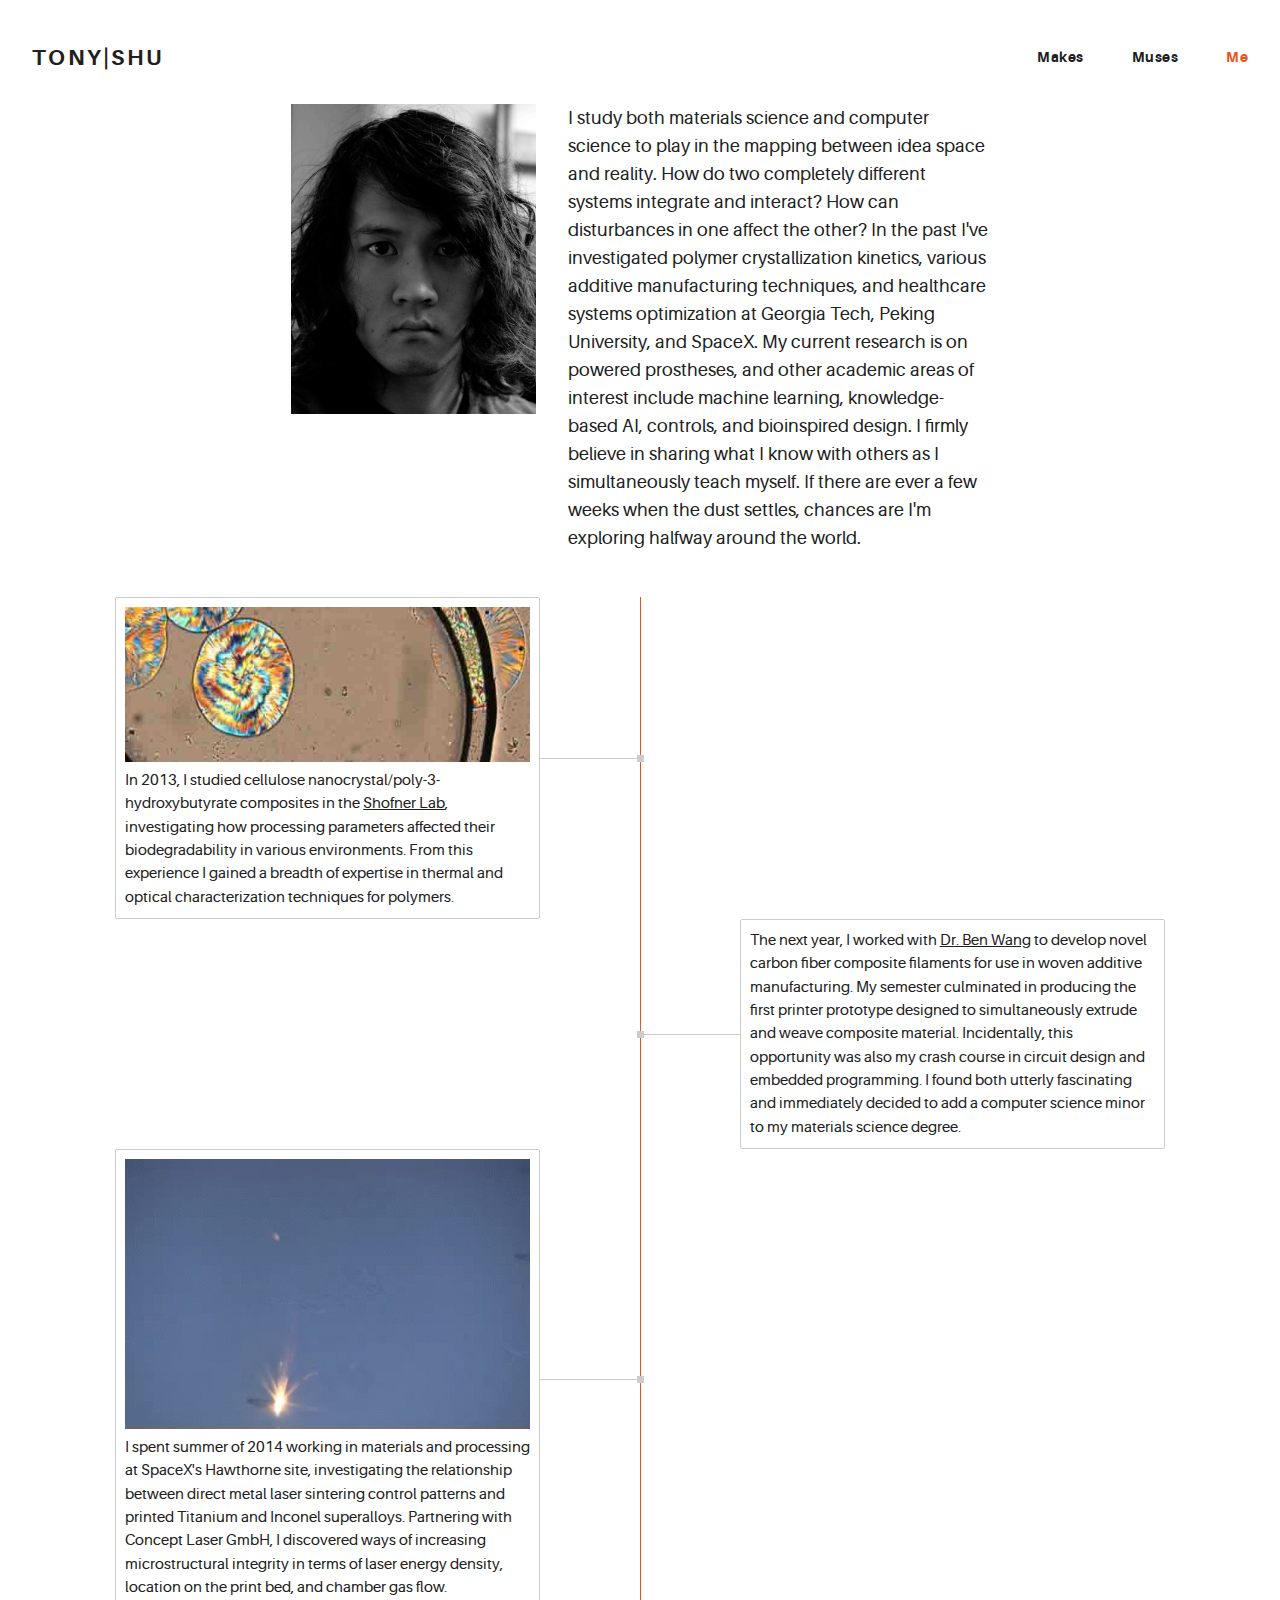
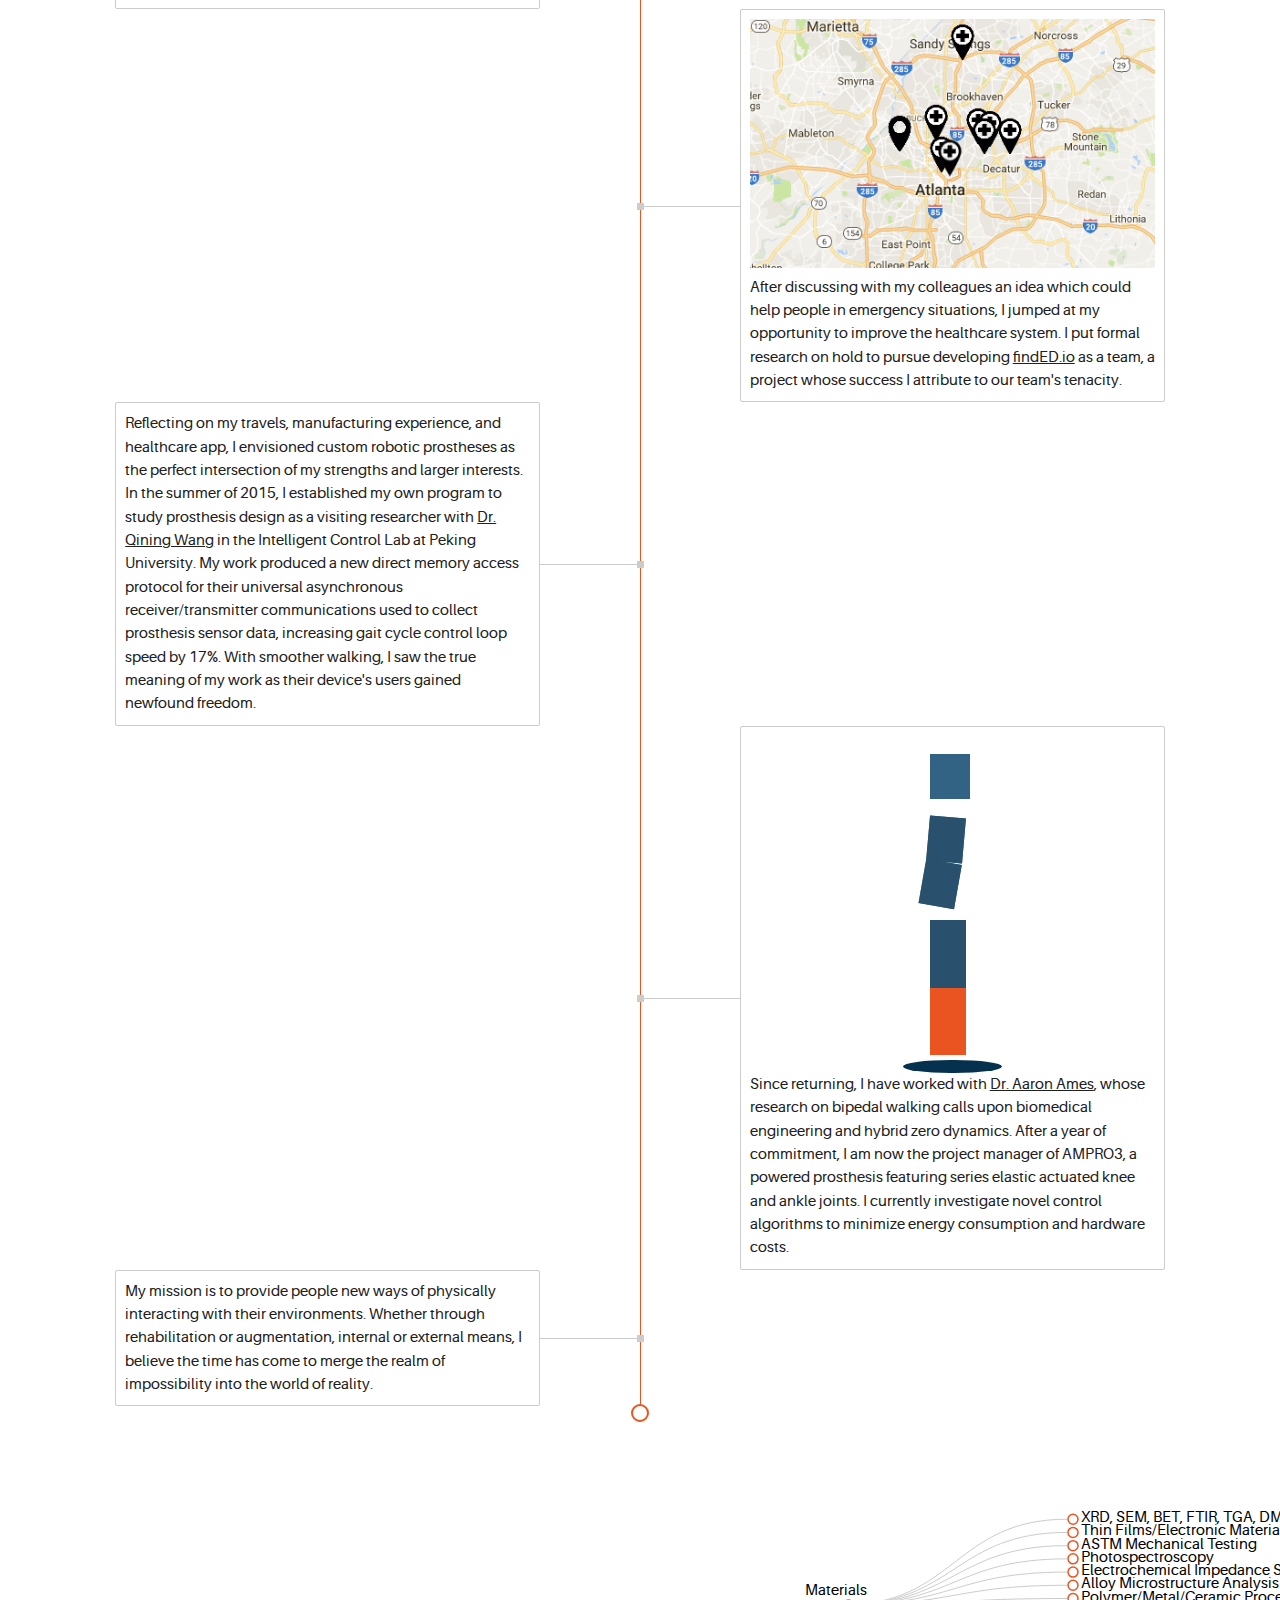
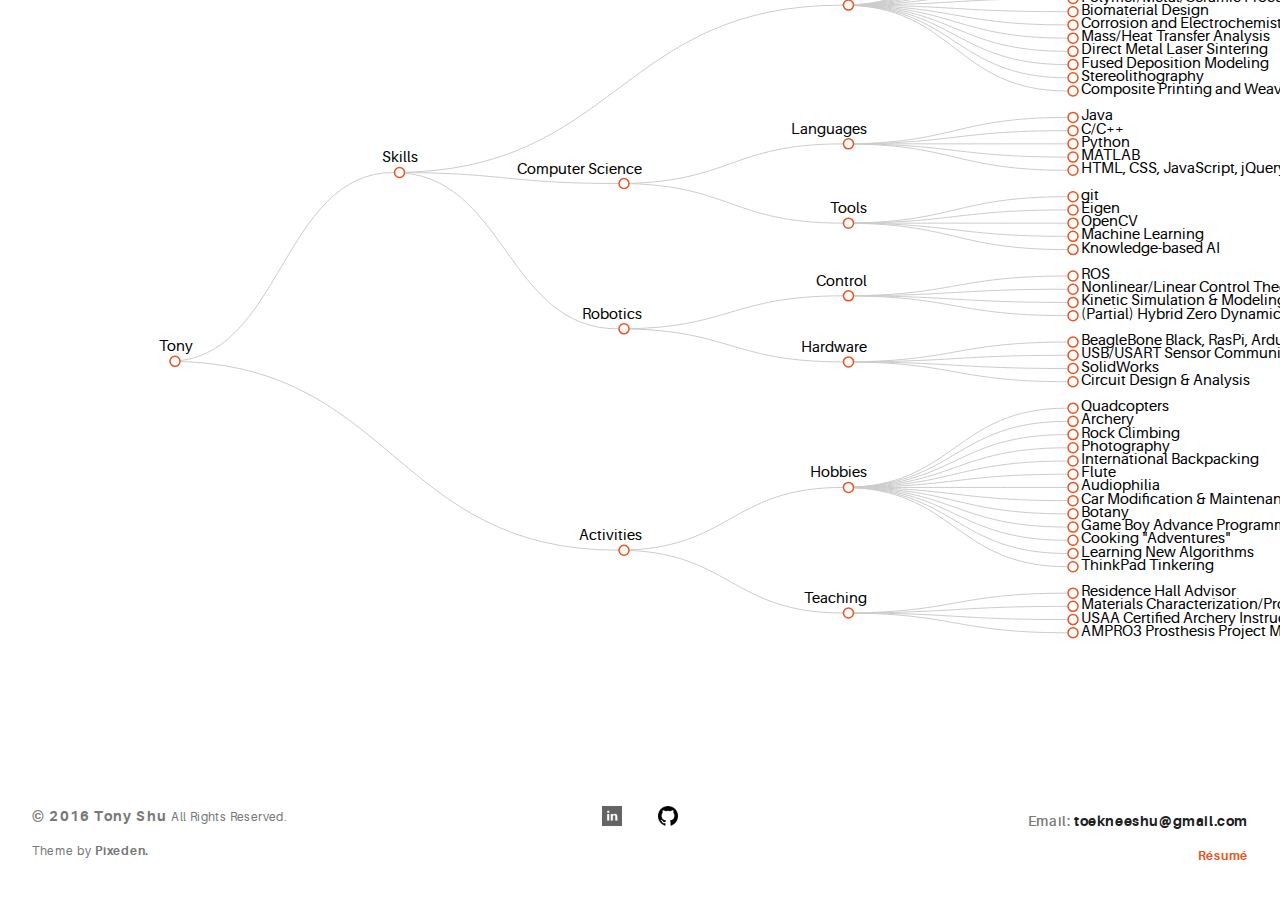
<file: about.html>
<!-- So you like peaking under the hood do you? It's okay, me too. :)

REALiti is often percieved as something without, and we
forget that really
it's something
within.

https://www.youtube.com/watch?v=N9XKLqGqwLA -->

<!DOCTYPE html>
<html>
  <html>
  <head>
    <meta name="viewport" content="width=device-width, initial-scale=1.0">
    <meta charset="UTF-8">
    <title>Tony | Shu </title>
    <link rel="icon" type="image/svg+xml" href="assets/img/urku-ico.svg">
    <link rel="stylesheet" href="assets/css/aurora-pack.min.css">
    <link rel="stylesheet" href="assets/css/aurora-theme-base.min.css">
    <link rel="stylesheet" href="assets/css/urku.css">
    <link rel="stylesheet" href="assets/css/modal.css">
    <link rel="stylesheet" href="assets/css/timeline.css">
    <link rel="stylesheet" href="assets/css/robot.css">
    <link rel="icon" href="assets/img/favicon.ico">
  </head>
  <body class="top-fixed">
    <header class="ae-container-fluid ae-container-fluid--full rk-header" id="topBar">
      <input type="checkbox" id="mobile-menu" class="rk-mobile-menu">
      <label for="mobile-menu">
        <svg>
          <use xlink:href="assets/img/symbols.svg#bar"></use>
        </svg>
        <svg>
          <use xlink:href="assets/img/symbols.svg#bar"></use>
        </svg>
        <svg>
          <use xlink:href="assets/img/symbols.svg#bar"></use>
        </svg>
      </label>
      <div class="ae-container-fluid rk-topbar">
        <h1 class="rk-logo"><a href="index">Tony|Shu</a></h1>
        <nav class="rk-navigation">
          <ul class="rk-menu">
            <li class="rk-menu__item"><a href="index" class="rk-menu__link">Makes</a>
            </li>
            <li class="rk-menu__item"><a href="muses" class="rk-menu__link">Muses</a>
            </li>
            <li class="active rk-menu__item" style="color:#E95420 !important"><a href="about" class="rk-menu__link">Me</a>
            </li>
          </ul>
        </nav>
      </div>
    </header>

    <div class="ae-container-fluid ae-container-fluid--inner rk-main">
      <div class="ae-grid au-mb-4">
        <div class="ae-grid__item item-lg-2"></div>
        <div class="ae-grid__item item-lg-3 au-pr-2"><img src="assets/img/headshot.jpg" alt="" class="au-mb-3">
        </div>
        <div class="ae-grid__item item-lg-5 au-pl-2">
          <p>I study both materials science and computer science to play in the mapping between idea space and reality. How do two completely different systems integrate and interact? How can disturbances in one affect the other? In the past I've investigated polymer crystallization kinetics, various additive manufacturing techniques, and healthcare systems optimization at Georgia Tech, Peking University, and SpaceX. My current research is on powered prostheses, and other academic areas of interest include machine learning, knowledge-based AI, controls, and bioinspired design. I firmly believe in sharing what I know with others as I simultaneously teach myself. If there are ever a few weeks when the dust settles, chances are I'm exploring halfway around the world.</p>
        </div>
        <div class="ae-grid__item item-lg-2"></div>

        <div class="ae-grid__item item-lg-12">
          <ul class="timeline-both-side">
            <li class="default">
              <div class="border-line"></div>
              <div class="timeline-description" id="scalar">
                <img src="assets/img/phb.jpg">
                <p>In 2013, I studied cellulose nanocrystal/poly-3-hydroxybutyrate composites in the <a href="http://shofnerlab.gatech.edu/" style="text-decoration:underline" target="_blank">Shofner Lab</a>, investigating how processing parameters affected their biodegradability in various environments. From this experience I gained a breadth of expertise in thermal and optical characterization techniques for polymers.</p>
              </div>
            </li>
            <li class="opposite-side">
              <div class="border-line"></div>
              <div class="timeline-description">
                <p>The next year, I worked with <a href="http://www.manufacturing.gatech.edu/dr-ben-wang-executive-director-georgia-tech-manufacturing-institute" style="text-decoration:underline" target="_blank">Dr. Ben Wang</a> to develop novel carbon fiber composite filaments for use in woven additive manufacturing. My semester culminated in producing the first printer prototype designed to simultaneously extrude and weave composite material. Incidentally, this opportunity was also my crash course in circuit design and embedded programming. I found both utterly fascinating and immediately decided to add a computer science minor to my materials science degree.</p>
              </div>
            </li>
            <li class="default">
              <div class="border-line"></div>
              <div class="timeline-description">
                <img src="assets/img/sinter.gif" style="width:100%">
                <p>I spent summer of 2014 working in materials and processing at SpaceX's Hawthorne site, investigating the relationship between direct metal laser sintering control patterns and printed Titanium and Inconel superalloys. Partnering with Concept Laser GmbH, I discovered ways of increasing microstructural integrity in terms of laser energy density, location on the print bed, and chamber gas flow.</p>
              </div>
            </li>
            <li class="opposite-side">
              <div class="border-line"></div>
              <div class="timeline-description">
                <img src="assets/img/jump.gif" style="width:100%">
                <p>After discussing with my colleagues an idea which could help people in emergency situations, I jumped at my opportunity to improve the healthcare system. I put formal research on hold to pursue developing <a href="http://www.finded.io" style="text-decoration:underline" target="_blank">findED.io</a> as a team, a project whose success I attribute to our team's tenacity.</p>
              </div>
            </li>
            <li class="default">
              <div class="border-line"></div>
              <div class="timeline-description">
                <p>Reflecting on my travels, manufacturing experience, and healthcare app, I envisioned custom robotic prostheses as the perfect intersection of my strengths and larger interests. In the summer of 2015, I established my own program to study prosthesis design as a visiting researcher with <a href="http://web5.pku.edu.cn/engineering/Faculty/facultyD/Industrial/2868.htm" style="text-decoration:underline" target="_blank">Dr. Qining Wang</a> in the Intelligent Control Lab at Peking University. My work produced a new direct memory access protocol for their universal asynchronous receiver/transmitter communications used to collect prosthesis sensor data, increasing gait cycle control loop speed by 17%. With smoother walking, I saw the true meaning of my work as their device's users gained newfound freedom.</p>
              </div>
            </li>
            <li class="opposite-side">
              <div class="border-line"></div>
              <div class="timeline-description">
              <!-- Huge thanks to web-tiki for the base animation. http://codepen.io/web-tiki/ -->
              <div id="robot">
                <div class="head"></div>
                <div class="arm l"><div><div></div></div></div>
                <div class="leg l"><div><div></div></div></div>
                <div class="leg r"><div><div></div></div></div>
                <div class="arm r"><div><div></div></div></div>
              </div>
              <div class="shadow"></div>
                <p>Since returning, I have worked with <a href="http://www.bipedalrobotics.com/people.html" style="text-decoration:underline" target="_blank">Dr. Aaron Ames</a>, whose research on bipedal walking calls upon biomedical engineering and hybrid zero dynamics. After a year of commitment, I am now the project manager of AMPRO3, a powered prosthesis featuring series elastic actuated knee and ankle joints. I currently investigate novel control algorithms to minimize energy consumption and hardware costs.</p>
              </div>
            </li>
            <li class="default">
              <div class="border-line"></div>
              <div class="timeline-description">
                <p>My mission is to provide people new ways of physically interacting with their environments. Whether through rehabilitation or augmentation, internal or external means, I believe the time has come to merge the realm of impossibility into the world of reality.</p>
              </div>
            </li>
          </ul>
        </div>
        
        <div class="ae-grid__item item-lg-12" id="skillsCont">
          <div id="skills">
            <!DOCTYPE html>
            <meta charset="utf-8">
            <style>

            .node circle {
              fill: #fff;
              stroke: #E95420;
              stroke-width: 1.5px;
            }

            .node {
              font: 14.5px Aileron,Helvetica,Arial,sans-serif;
            }

            .link {
              fill: none;
              stroke: #ccc;
              stroke-width: 1px;
            }

            </style>
            <link rel="stylesheet" href="assets/css/urku.css">
            <body>
            <script src="assets/js/d3.v3.min.js"></script>
            <script>
            if (d3.select("#scalar").node().getBoundingClientRect().width < 400) {
              d3.select("#skills").append('img')
                .attr('src', 'assets/img/abridged.png');
            } else {
              var width = 1248,
                  height = 740;

              var cluster = d3.layout.cluster()
                  .size([height, width - 350]);

              var diagonal = d3.svg.diagonal()
                  .projection(function(d) { return [d.y-6, d.x]; });

              var svg = d3.select("#skills").append("svg")
                  .attr("width", width)
                  .attr("height", height)
                .append("g")
                  .attr("transform", "translate(60,0)");


              d3.json("assets/js/tonyshu.json", function(error, root) {
                if (error) throw error;

                var nodes = cluster.nodes(root),
                    links = cluster.links(nodes);

                var link = svg.selectAll(".link")
                    .data(links)
                  .enter().append("path")
                    .attr("class", "link")
                    .attr("d", diagonal);

                var node = svg.selectAll(".node")
                    .data(nodes)
                  .enter().append("g")
                    .attr("class", "node")
                    .attr("transform", function(d) { return "translate(" + d.y + "," + d.x + ")"; })

                node.append("circle")
                    .attr("r", 5);

                node.append("text")
                    .attr("dx", function(d) { return d.children ? 18 : 8; })
                    .attr("dy", function(d) { return d.children ? -10 : 3; })
                    .style("text-anchor", function(d) { return d.children ? "end" : "start"; })
                    .text(function(d) { return d.name; });
              });

              d3.select(self.frameElement).style("height", height + "px");
            }     
            </script>
          </div>
        </div>
      </div>
    </div>    

    <footer class="ae-container-fluid rk-footer ">
      <div class="ae-grid ae-grid--collapse">
        <div class="ae-grid__item item-lg-4 au-xs-ta-center au-lg-ta-left">
          <p class="rk-footer__text rk-footer__copy "> <span class="ae-u-bold">© </span><span class="ae-u-bolder">2016 Tony Shu </span>All Rights Reserved.</p>
          <p class="rk-footer__text rk-footer__by">Theme by <a href="http://pixeden.com" class="ae-u-bolder">Pixeden.</a></p>
        </div>
        <div class="ae-grid__item item-lg-4 au-xs-ta-center">
          <a href="https://www.linkedin.com/in/tonyshu" class="rk-social-btn" target="_blank" style="-webkit-filter:grayscale(100%)">
          <img src="assets/img/linkedin.gif"></a>

          <a href="https://github.com/tshu" class="rk-social-btn " target="_blank">
          <img src="assets/img/github.png"></a>
        </div>
        <div class="ae-grid__item item-lg-4 au-xs-ta-center au-lg-ta-right">
          <p class="rk-footer__text rk-footer__contact "> <span class="ae-u-bold">Email: </span><span class="ae-u-bolder"> <a href="mailto:toekneeshu@gmail.com?subject=Hi Tony!" class="rk-dark-color "> toekneeshu@gmail.com </a></span></p>
          <p class="rk-footer__text rk-footer__by" style="color:#E95420"><a href="assets/pdf/resumeShu.pdf" class="ae-u-bolder" target="_blank">Résumé</a></p>
        </div>
      </div>
    </footer>
    <script>
    (function(i,s,o,g,r,a,m){i['GoogleAnalyticsObject']=r;i[r]=i[r]||function(){
    (i[r].q=i[r].q||[]).push(arguments)},i[r].l=1*new Date();a=s.createElement(o),
    m=s.getElementsByTagName(o)[0];a.async=1;a.src=g;m.parentNode.insertBefore(a,m)
    })(window,document,'script','https://www.google-analytics.com/analytics.js','ga');

    ga('create', 'UA-88679369-1', 'auto');
    ga('send', 'pageview');

    </script>
    <script src="assets/js/svg4everybody.min.js"></script>
    <script>svg4everybody();</script>
  </body>
</html>
</file>
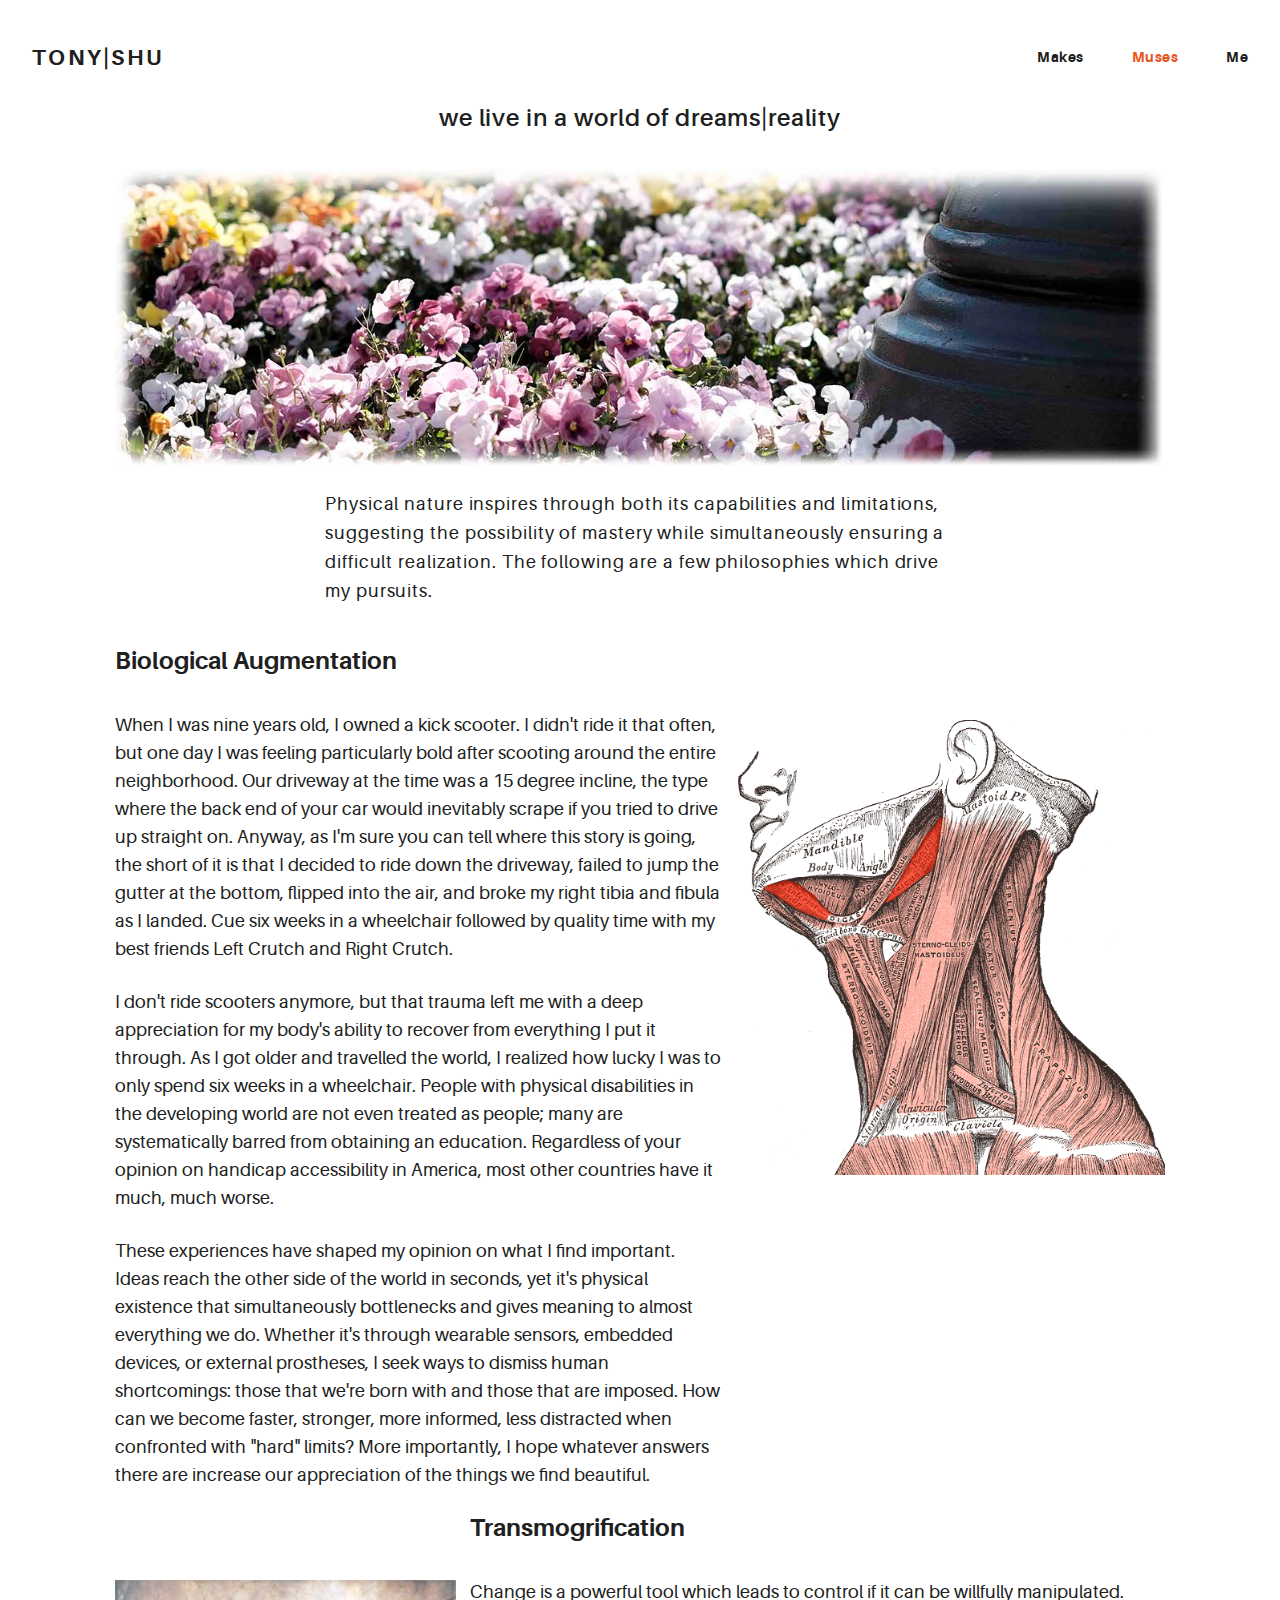
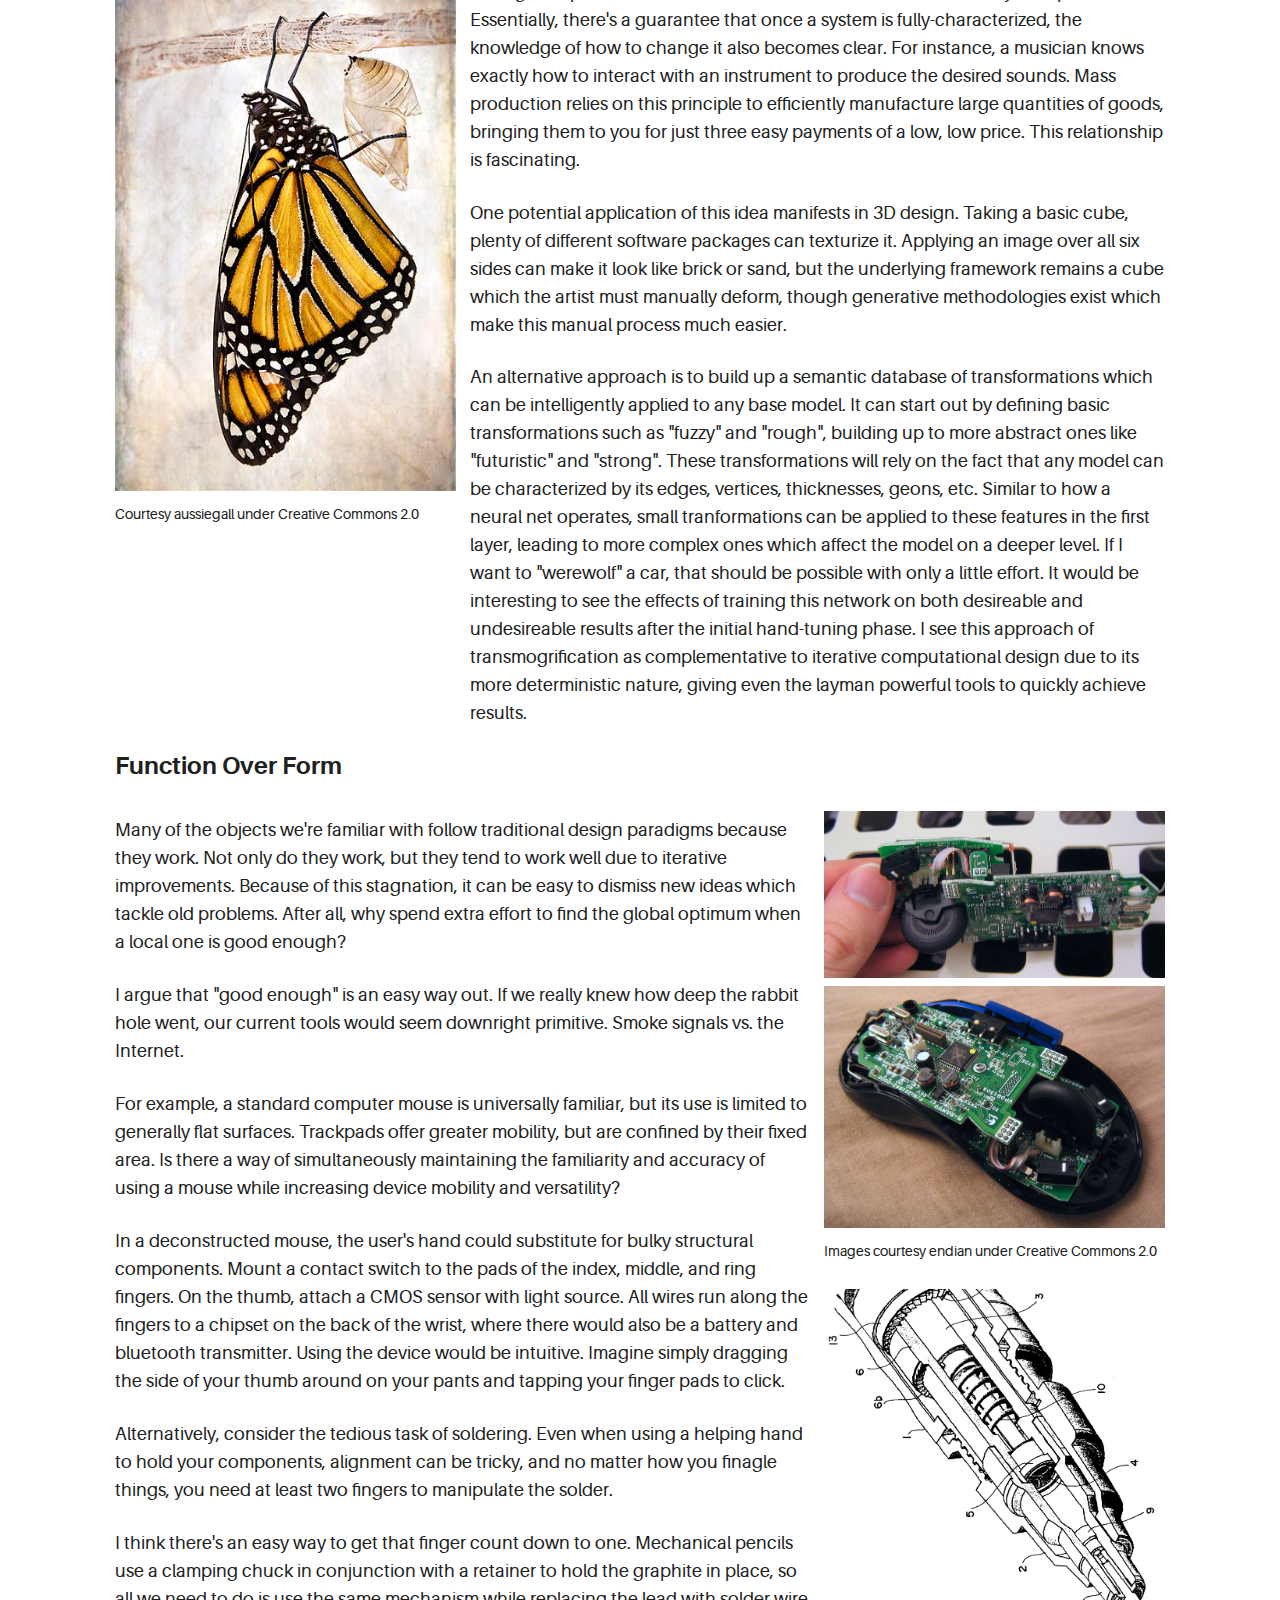
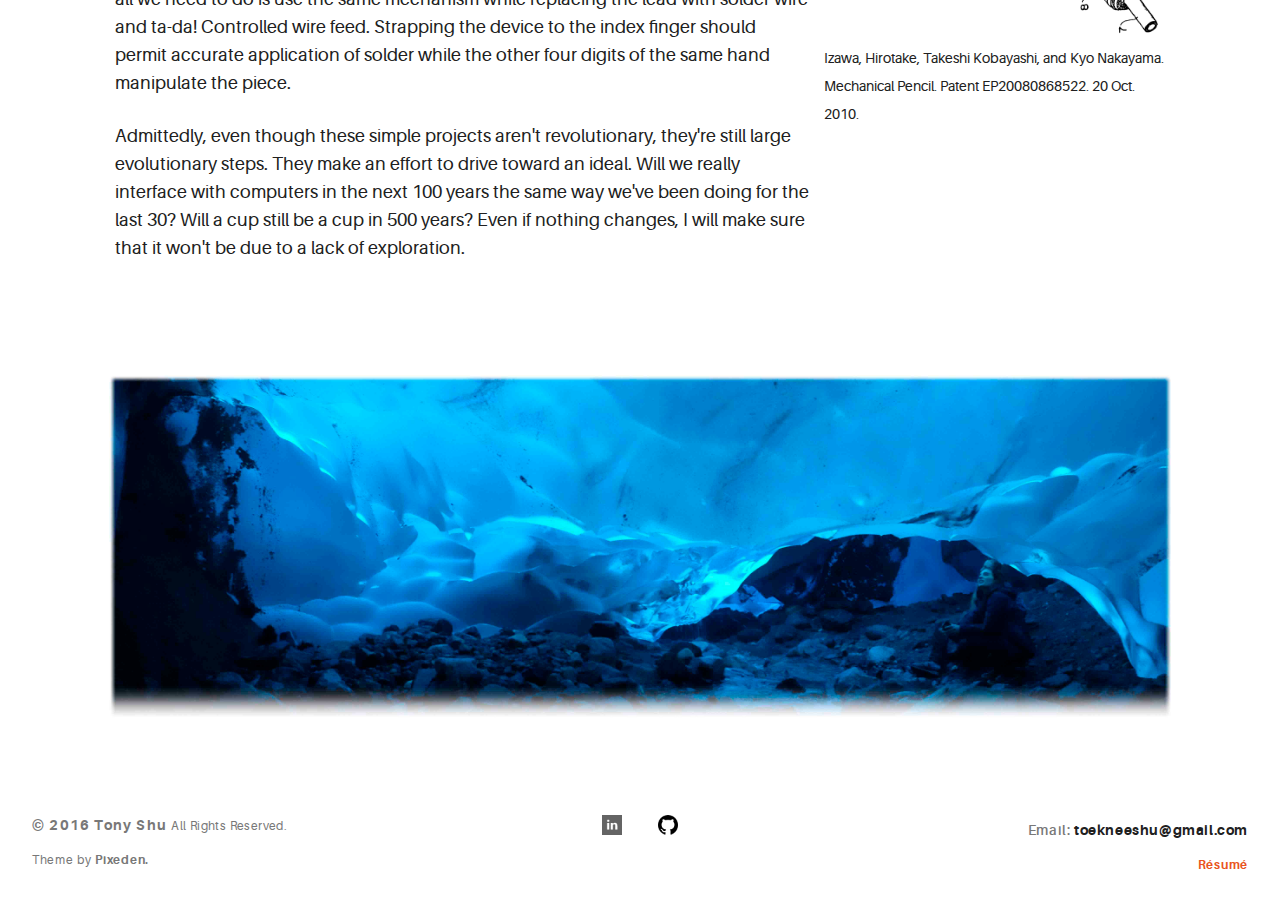
<file: muses.html>
<!DOCTYPE html>
<html>
  <head>
    <meta name="viewport" content="width=device-width, initial-scale=1.0">
    <meta charset="UTF-8">
    <title>Tony | Shu </title>
    <link rel="icon" type="image/svg+xml" href="assets/img/urku-ico.svg">
    <link rel="stylesheet" href="assets/css/aurora-pack.min.css">
    <link rel="stylesheet" href="assets/css/aurora-theme-base.min.css">
    <link rel="stylesheet" href="assets/css/urku.css">
    <link rel="stylesheet" href="assets/css/modal.css">
    <link rel="icon" href="assets/img/favicon.ico">
  </head>
  <body class="top-fixed">
    <header class="ae-container-fluid ae-container-fluid--full rk-header" id="topBar">
      <input type="checkbox" id="mobile-menu" class="rk-mobile-menu">
      <label for="mobile-menu">
        <svg>
          <use xlink:href="assets/img/symbols.svg#bar"></use>
        </svg>
        <svg>
          <use xlink:href="assets/img/symbols.svg#bar"></use>
        </svg>
        <svg>
          <use xlink:href="assets/img/symbols.svg#bar"></use>
        </svg>
      </label>
      <div class="ae-container-fluid rk-topbar">
        <h1 class="rk-logo"><a href="index">Tony|Shu</a></h1>
        <nav class="rk-navigation">
          <ul class="rk-menu">
            <li class="rk-menu__item"><a href="index" class="rk-menu__link">Makes</a>
            </li>
            <li class="active rk-menu__item" style="color:#E95420 !important"><a href="muses" class="rk-menu__link">Muses</a>
            </li>
            <li class="rk-menu__item"><a href="about" class="rk-menu__link">Me</a>
            </li>
          </ul>
        </nav>
      </div>
    </header>
    
    <section class="ae-container-fluid ae-container-fluid--full rk-main">
      <div class="item-inside__meta">
        <h4 class="rk-portfolio-title" style="z-index:-1">we live in a world of dreams|reality</h4>
      </div>
      <div class="ae-container-fluid ae-container-fluid--inner">

        <div class="ae-grid ae-grid--collapse"> 
          <div class="ae-grid__item item-lg--auto au-xs-ta-right">
              <img src="assets/img/flowers1.jpg">
          </div>
        </div>

        <div class="rk-blog__items">
            <div class="blog-info" style="width:60%">
              <p class="blog-info__excerpt">Physical nature inspires through both its capabilities and limitations, suggesting the possibility of mastery while simultaneously ensuring a difficult realization. The following are a few philosophies which drive my pursuits.</p>
            </div>
        </div>

        <div class="ae-grid ae-grid--alt"> 
            <div class="ae-grid__item--alt item-lg-7 au-pt-2">
              <h4 class="ae-u-bolder">Biological Augmentation</h4>
              <p> When I was nine years old, I owned a kick scooter. I didn't ride it that often, but one day I was feeling particularly bold after scooting around the entire neighborhood. Our driveway at the time was a 15 degree incline, the type where the back end of your car would inevitably scrape if you tried to drive up straight on. Anyway, as I'm sure you can tell where this story is going, the short of it is that I decided to ride down the driveway, failed to jump the gutter at the bottom, flipped into the air, and broke my right tibia and fibula as I landed. Cue six weeks in a wheelchair followed by quality time with my best friends Left Crutch and Right Crutch.</p>
              <p> I don't ride scooters anymore, but that trauma left me with a deep appreciation for my body's ability to recover from everything I put it through. As I got older and travelled the world, I realized how lucky I was to only spend six weeks in a wheelchair. People with physical disabilities in the developing world are not even treated as people; many are systematically barred from obtaining an education. Regardless of your opinion on handicap accessibility in America, most other countries have it much, much worse. 
              <p>These experiences have shaped my opinion on what I find important. Ideas reach the other side of the world in seconds, yet it's physical existence that simultaneously bottlenecks and gives meaning to almost everything we do. Whether it's through wearable sensors, embedded devices, or external prostheses, I seek ways to dismiss human shortcomings: those that we're born with and those that are imposed. How can we become faster, stronger, more informed, less distracted when confronted with "hard" limits? More importantly, I hope whatever answers there are increase our appreciation of the things we find beautiful.</p>
            </div>
            <div class="ae-grid__item--alt item-lg-5 au-lg-ptp-1">
              <img src="assets/img/muscle.png">
            </div>

          <div class="ae-grid__item--alt item-lg-4">
            <h4 class="ae-u-bolder" style="padding-top:9%"></h4>
            <img src="assets/img/butterfly.jpg">
            <p><small>Courtesy aussiegall under Creative Commons 2.0</small></p>
          </div>
          <div class="ae-grid__item--alt item-lg-8">
            <h4 class="ae-u-bolder">Transmogrification</h4>
            <p>Change is a powerful tool which leads to control if it can be willfully manipulated. Essentially, there's a guarantee that once a system is fully-characterized, the knowledge of how to change it also becomes clear. For instance, a musician knows exactly how to interact with an instrument to produce the desired sounds. Mass production relies on this principle to efficiently manufacture large quantities of goods, bringing them to you for just three easy payments of a low, low price. This relationship is fascinating.</p>
            <p> One potential application of this idea manifests in 3D design. Taking a basic cube, plenty of different software packages can texturize it. Applying an image over all six sides can make it look like brick or sand, but the underlying framework remains a cube which the artist must manually deform, though generative methodologies exist which make this manual process much easier.</p>
            <p> An alternative approach is to build up a semantic database of transformations which can be intelligently applied to any base model. It can start out by defining basic transformations such as "fuzzy" and "rough", building up to more abstract ones like "futuristic" and "strong". These transformations will rely on the fact that any model can be characterized by its edges, vertices, thicknesses, geons, etc. Similar to how a neural net operates, small tranformations can be applied to these features in the first layer, leading to more complex ones which affect the model on a deeper level. If I want to "werewolf" a car, that should be possible with only a little effort. It would be interesting to see the effects of training this network on both desireable and undesireable results after the initial hand-tuning phase. I see this approach of transmogrification as complementative to iterative computational design due to its more deterministic nature, giving even the layman powerful tools to quickly achieve results.</p>
          </div>

          <div class="ae-grid__item--alt item-lg-8">
            <h4 class="ae-u-bolder">Function Over Form</h4>
            <p> Many of the objects we're familiar with follow traditional design paradigms because they work. Not only do they work, but they tend to work well due to iterative improvements. Because of this stagnation, it can be easy to dismiss new ideas which tackle old problems. After all, why spend extra effort to find the global optimum when a local one is good enough?</p>
            <p> I argue that "good enough" is an easy way out. If we really knew how deep the rabbit hole went, our current tools would seem downright primitive. Smoke signals vs. the Internet. </p>

            <p>For example, a standard computer mouse is universally familiar, but its use is limited to generally flat surfaces. Trackpads offer greater mobility, but are confined by their fixed area. Is there a way of simultaneously maintaining the familiarity and accuracy of using a mouse while increasing device mobility and versatility?</p>
            <p>In a deconstructed mouse, the user's hand could substitute for bulky structural components. Mount a contact switch to the pads of the index, middle, and ring fingers. On the thumb, attach a CMOS sensor with light source. All wires run along the fingers to a chipset on the back of the wrist, where there would also be a battery and bluetooth transmitter. Using the device would be intuitive. Imagine simply dragging the side of your thumb around on your pants and tapping your finger pads to click.</p>

            <p> Alternatively, consider the tedious task of soldering. Even when using a helping hand to hold your components, alignment can be tricky, and no matter how you finagle things, you need at least two fingers to manipulate the solder.</p>

            <p>I think there's an easy way to get that finger count down to one. Mechanical pencils use a clamping chuck in conjunction with a retainer to hold the graphite in place, so all we need to do is use the same mechanism while replacing the lead with solder wire and ta-da! Controlled wire feed. Strapping the device to the index finger should permit accurate application of solder while the other four digits of the same hand manipulate the piece.</p>

            <p>Admittedly, even though these simple projects aren't revolutionary, they're still large evolutionary steps. They make an effort to drive toward an ideal. Will we really interface with computers in the next 100 years the same way we've been doing for the last 30? Will a cup still be a cup in 500 years? Even if nothing changes, I will make sure that it won't be due to a lack of exploration.</p>
          </div>
          <div class="ae-grid__item--alt item-lg-4" style="padding-top:5.5%">
            <img src="assets/img/mouse.jpg">
            <img src="assets/img/mouse2.jpg">
            <p><small>Images courtesy endian under Creative Commons 2.0</small></p>
            <img src="assets/img/pencil.png">
            <p><small>Izawa, Hirotake, Takeshi Kobayashi, and Kyo Nakayama. Mechanical Pencil. Patent EP20080868522. 20 Oct. 2010. </small></p>
          </div>

        <div class="ae-grid ae-grid--collapse"> 
          <div class="ae-grid__item item-lg--auto au-xs-ta-right au-xs-ptp-1">
              <img src="assets/img/alaska.jpg">
          </div>
        </div>

      </div>
    </section>

    
    <footer class="ae-container-fluid rk-footer ">
      <div class="ae-grid ae-grid--collapse">
        <div class="ae-grid__item item-lg-4 au-xs-ta-center au-lg-ta-left">
          <p class="rk-footer__text rk-footer__copy "> <span class="ae-u-bold">© </span><span class="ae-u-bolder">2016 Tony Shu </span>All Rights Reserved.</p>
          <p class="rk-footer__text rk-footer__by">Theme by <a href="http://pixeden.com" class="ae-u-bolder">Pixeden.</a></p>
        </div>
        <div class="ae-grid__item item-lg-4 au-xs-ta-center">
          <a href="https://www.linkedin.com/in/tonyshu" class="rk-social-btn" target="_blank" style="-webkit-filter:grayscale(100%)">
          <img src="assets/img/linkedin.gif"></a>

          <a href="https://github.com/tshu" class="rk-social-btn " target="_blank">
          <img src="assets/img/github.png"></a>
        </div>
        <div class="ae-grid__item item-lg-4 au-xs-ta-center au-lg-ta-right">
          <p class="rk-footer__text rk-footer__contact "> <span class="ae-u-bold">Email: </span><span class="ae-u-bolder"> <a href="mailto:toekneeshu@gmail.com?subject=Hi Tony!" class="rk-dark-color "> toekneeshu@gmail.com </a></span></p>
          <p class="rk-footer__text rk-footer__by" style="color:#E95420"><a href="assets/pdf/resumeShu.pdf" class="ae-u-bolder" target="_blank">Résumé</a></p>
        </div>
      </div>
    </footer>
    <script>
    (function(i,s,o,g,r,a,m){i['GoogleAnalyticsObject']=r;i[r]=i[r]||function(){
    (i[r].q=i[r].q||[]).push(arguments)},i[r].l=1*new Date();a=s.createElement(o),
    m=s.getElementsByTagName(o)[0];a.async=1;a.src=g;m.parentNode.insertBefore(a,m)
    })(window,document,'script','https://www.google-analytics.com/analytics.js','ga');

    ga('create', 'UA-88679369-1', 'auto');
    ga('send', 'pageview');

    </script>
    <script src="assets/js/svg4everybody.min.js"></script>
    <script>svg4everybody();</script>
    <script src="assets/js/modal.js"></script>
  </body>
</html>
</file>
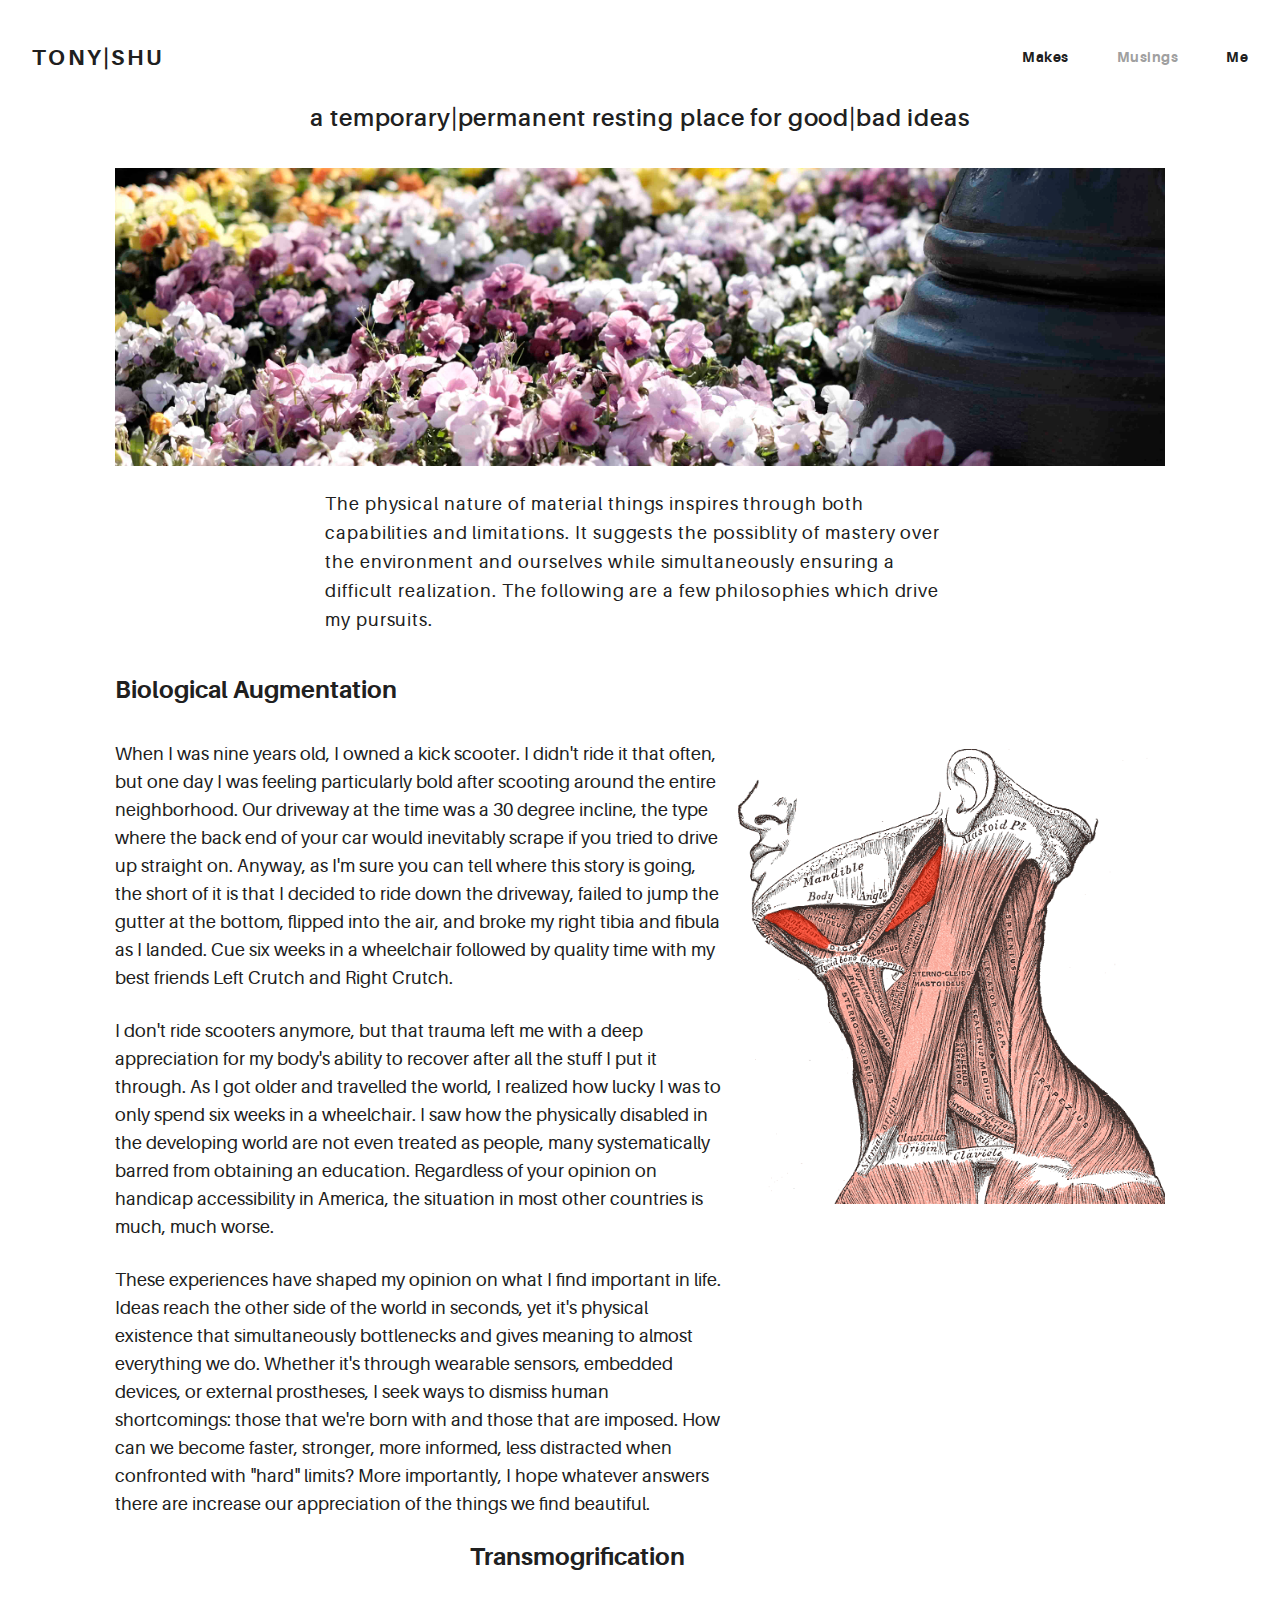
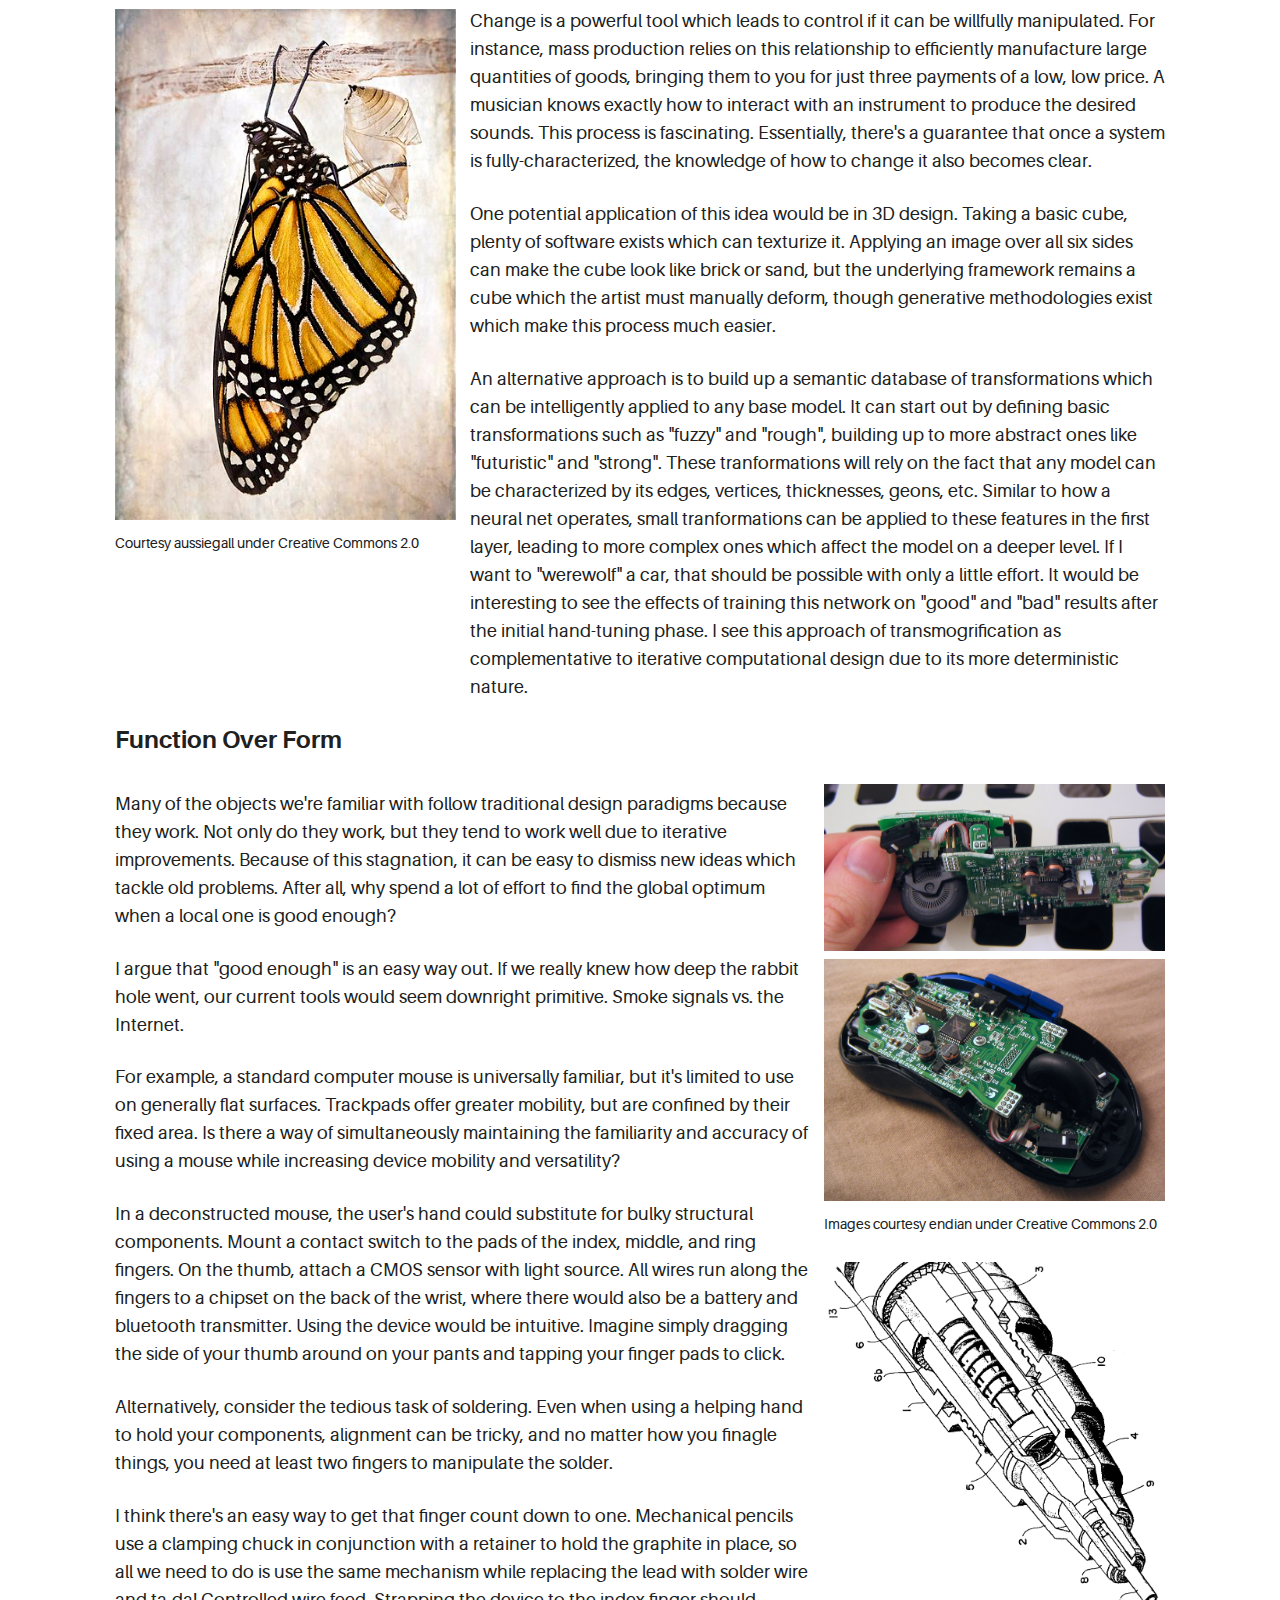
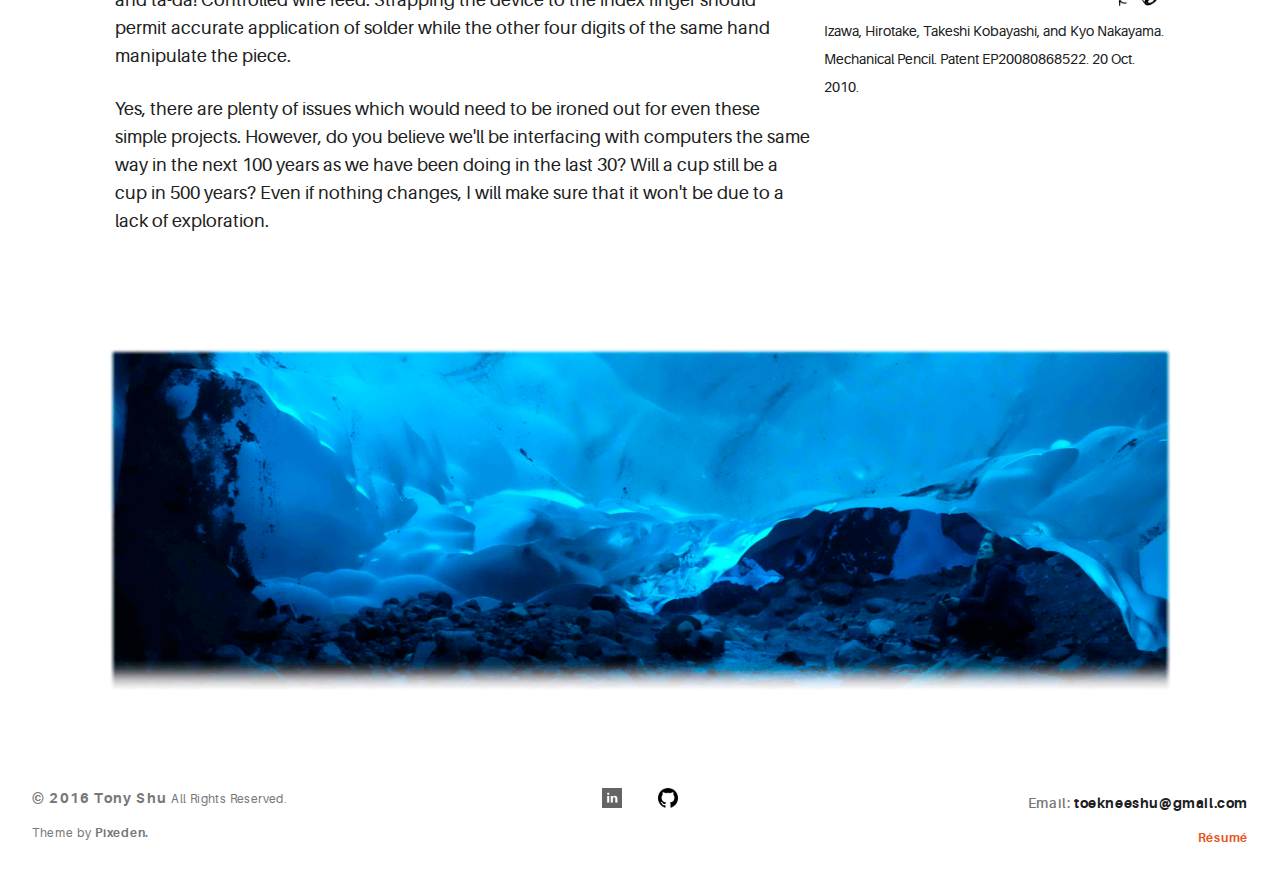
<file: musings.html>
<!DOCTYPE html>
<html>
  <head>
    <meta name="viewport" content="width=device-width, initial-scale=1.0">
    <meta charset="UTF-8">
    <title>Tony | Shu </title>
    <link rel="icon" type="image/svg+xml" href="assets/img/urku-ico.svg">
    <link rel="stylesheet" href="assets/css/aurora-pack.min.css">
    <link rel="stylesheet" href="assets/css/aurora-theme-base.min.css">
    <link rel="stylesheet" href="assets/css/urku.css">
    <link rel="stylesheet" href="assets/css/modal.css">
    <link rel="icon" href="assets/img/favicon.ico">
  </head>
  <body class="top-fixed">
    <header class="ae-container-fluid ae-container-fluid--full rk-header" id="topBar">
      <input type="checkbox" id="mobile-menu" class="rk-mobile-menu">
      <label for="mobile-menu">
        <svg>
          <use xlink:href="assets/img/symbols.svg#bar"></use>
        </svg>
        <svg>
          <use xlink:href="assets/img/symbols.svg#bar"></use>
        </svg>
        <svg>
          <use xlink:href="assets/img/symbols.svg#bar"></use>
        </svg>
      </label>
      <div class="ae-container-fluid rk-topbar">
        <h1 class="rk-logo"><a href="index">Tony|Shu</a></h1>
        <nav class="rk-navigation">
          <ul class="rk-menu">
            <li class="rk-menu__item"><a href="index" class="rk-menu__link">Makes</a>
            </li>
            <li class="active rk-menu__item"><a href="musings" class="rk-menu__link">Musings</a>
            </li>
            <li class="rk-menu__item"><a href="about" class="rk-menu__link">Me</a>
            </li>
          </ul>
        </nav>
      </div>
    </header>
    
    <section class="ae-container-fluid ae-container-fluid--full rk-main">
      <div class="item-inside__meta">
        <h4 class="rk-portfolio-title" style="z-index:-1">a temporary|permanent resting place for good|bad ideas</h4>
      </div>
      <div class="ae-container-fluid ae-container-fluid--inner">

        <div class="ae-grid ae-grid--collapse"> 
          <div class="ae-grid__item item-lg--auto au-xs-ta-right">
              <img src="assets/img/flowers.jpg">
          </div>
        </div>

        <div class="rk-blog__items">
            <div class="blog-info" style="width:60%">
              <p class="blog-info__excerpt">The physical nature of material things inspires through both capabilities and limitations. It suggests the possiblity of mastery over the environment and ourselves while simultaneously ensuring a difficult realization. The following are a few philosophies which drive my pursuits.</p>
            </div>
        </div>

        <div class="ae-grid ae-grid--alt"> 
            <div class="ae-grid__item--alt item-lg-7 au-pt-2">
              <h4 class="ae-u-bolder">Biological Augmentation</h4>
              <p> When I was nine years old, I owned a kick scooter. I didn't ride it that often, but one day I was feeling particularly bold after scooting around the entire neighborhood. Our driveway at the time was a 30 degree incline, the type where the back end of your car would inevitably scrape if you tried to drive up straight on. Anyway, as I'm sure you can tell where this story is going, the short of it is that I decided to ride down the driveway, failed to jump the gutter at the bottom, flipped into the air, and broke my right tibia and fibula as I landed. Cue six weeks in a wheelchair followed by quality time with my best friends Left Crutch and Right Crutch.</p>
              <p> I don't ride scooters anymore, but that trauma left me with a deep appreciation for my body's ability to recover after all the stuff I put it through. As I got older and travelled the world, I realized how lucky I was to only spend six weeks in a wheelchair. I saw how the physically disabled in the developing world are not even treated as people,  many systematically barred from obtaining an education. Regardless of your opinion on handicap accessibility in America, the situation in most other countries is much, much worse. 
              <p>These experiences have shaped my opinion on what I find important in life. Ideas reach the other side of the world in seconds, yet it's physical existence that simultaneously bottlenecks and gives meaning to almost everything we do. Whether it's through wearable sensors, embedded devices, or external prostheses, I seek ways to dismiss human shortcomings: those that we're born with and those that are imposed. How can we become faster, stronger, more informed, less distracted when confronted with "hard" limits? More importantly, I hope whatever answers there are increase our appreciation of the things we find beautiful.</p>
            </div>
            <div class="ae-grid__item--alt item-lg-5 au-lg-ptp-1">
              <img src="assets/img/muscle.png">
            </div>

          <div class="ae-grid__item--alt item-lg-4">
            <h4 class="ae-u-bolder" style="padding-top:9%"></h4>
            <img src="assets/img/butterfly.jpg">
            <p><small>Courtesy aussiegall under Creative Commons 2.0</small></p>
          </div>
          <div class="ae-grid__item--alt item-lg-8">
            <h4 class="ae-u-bolder">Transmogrification</h4>
            <p>Change is a powerful tool which leads to control if it can be willfully manipulated. For instance, mass production relies on this relationship to efficiently manufacture large quantities of goods, bringing them to you for just three payments of a low, low price. A musician knows exactly how to interact with an instrument to produce the desired sounds. This process is fascinating. Essentially, there's a guarantee that once a system is fully-characterized, the knowledge of how to change it also becomes clear. </p>
            <p> One potential application of this idea would be in 3D design. Taking a basic cube, plenty of software exists which can texturize it. Applying an image over all six sides can make the cube look like brick or sand, but the underlying framework remains a cube which the artist must manually deform, though generative methodologies exist which make this process much easier.</p>
            <p> An alternative approach is to build up a semantic database of transformations which can be intelligently applied to any base model. It can start out by defining basic transformations such as "fuzzy" and "rough", building up to more abstract ones like "futuristic" and "strong". These tranformations will rely on the fact that any model can be characterized by its edges, vertices, thicknesses, geons, etc. Similar to how a neural net operates, small tranformations can be applied to these features in the first layer, leading to more complex ones which affect the model on a deeper level. If I want to "werewolf" a car, that should be possible with only a little effort. It would be interesting to see the effects of training this network on "good" and "bad" results after the initial hand-tuning phase. I see this approach of transmogrification as complementative to iterative computational design due to  its more deterministic nature.</p>
          </div>

          <div class="ae-grid__item--alt item-lg-8">
            <h4 class="ae-u-bolder">Function Over Form</h4>
            <p> Many of the objects we're familiar with follow traditional design paradigms because they work. Not only do they work, but they tend to work well due to iterative improvements. Because of this stagnation, it can be easy to dismiss new ideas which tackle old problems. After all, why spend a lot of effort to find the global optimum when a local one is good enough?</p>
            <p> I argue that "good enough" is an easy way out. If we really knew how deep the rabbit hole went, our current tools would seem downright primitive. Smoke signals vs. the Internet. </p>

            <p>For example, a standard computer mouse is universally familiar, but it's limited to use on generally flat surfaces. Trackpads offer greater mobility, but are confined by their fixed area. Is there a way of simultaneously maintaining the familiarity and accuracy of using a mouse while increasing device mobility and versatility?</p>
            <p>In a deconstructed mouse, the user's hand could substitute for bulky structural components. Mount a contact switch to the pads of the index, middle, and ring fingers. On the thumb, attach a CMOS sensor with light source. All wires run along the fingers to a chipset on the back of the wrist, where there would also be a battery and bluetooth transmitter. Using the device would be intuitive. Imagine simply dragging the side of your thumb around on your pants and tapping your finger pads to click.</p>

            <p> Alternatively, consider the tedious task of soldering. Even when using a helping hand to hold your components, alignment can be tricky, and no matter how you finagle things, you need at least two fingers to manipulate the solder.</p>

            <p>I think there's an easy way to get that finger count down to one. Mechanical pencils use a clamping chuck in conjunction with a retainer to hold the graphite in place, so all we need to do is use the same mechanism while replacing the lead with solder wire and ta-da! Controlled wire feed. Strapping the device to the index finger should permit accurate application of solder while the other four digits of the same hand manipulate the piece.</p>

            <p>Yes, there are plenty of issues which would need to be ironed out for even these simple projects. However, do you believe we'll be interfacing with computers the same way in the next 100 years as we have been doing in the last 30? Will a cup still be a cup in 500 years? Even if nothing changes, I will make sure that it won't be due to a lack of exploration.</p>
          </div>
          <div class="ae-grid__item--alt item-lg-4" style="padding-top:5.5%">
            <img src="assets/img/mouse.jpg">
            <img src="assets/img/mouse2.jpg">
            <p><small>Images courtesy endian under Creative Commons 2.0</small></p>
            <img src="assets/img/pencil.png">
            <p><small>Izawa, Hirotake, Takeshi Kobayashi, and Kyo Nakayama. Mechanical Pencil. Patent EP20080868522. 20 Oct. 2010. </small></p>
          </div>

        <div class="ae-grid ae-grid--collapse"> 
          <div class="ae-grid__item item-lg--auto au-xs-ta-right au-xs-ptp-1">
              <img src="assets/img/alaska.jpg">
          </div>
        </div>

      </div>
    </section>

    
    <footer class="ae-container-fluid rk-footer ">
      <div class="ae-grid ae-grid--collapse">
        <div class="ae-grid__item item-lg-4 au-xs-ta-center au-lg-ta-left">
          <p class="rk-footer__text rk-footer__copy "> <span class="ae-u-bold">© </span><span class="ae-u-bolder">2016 Tony Shu </span>All Rights Reserved.</p>
          <p class="rk-footer__text rk-footer__by">Theme by <a href="http://pixeden.com" class="ae-u-bolder">Pixeden.</a></p>
        </div>
        <div class="ae-grid__item item-lg-4 au-xs-ta-center">
          <a href="https://www.linkedin.com/in/tonyshu" class="rk-social-btn" target="_blank" style="-webkit-filter:grayscale(100%)">
          <img src="assets/img/linkedin.gif"></a>

          <a href="https://github.com/tshu" class="rk-social-btn " target="_blank">
          <img src="assets/img/github.png"></a>
        </div>
        <div class="ae-grid__item item-lg-4 au-xs-ta-center au-lg-ta-right">
          <p class="rk-footer__text rk-footer__contact "> <span class="ae-u-bold">Email: </span><span class="ae-u-bolder"> <a href="mailto:toekneeshu@gmail.com?subject=Hi Tony!" class="rk-dark-color "> toekneeshu@gmail.com </a></span></p>
          <p class="rk-footer__text rk-footer__by" style="color:#E95420"><a href="assets/pdf/resumeShu.pdf" class="ae-u-bolder">Résumé</a></p>
        </div>
      </div>
    </footer>
    <script src="assets/js/svg4everybody.min.js"></script>
    <script>svg4everybody();</script>
    <script src="assets/js/modal.js"></script>
  </body>
</html>
</file>
<file: assets/css/urku.css>
/* * * * * * * * * * * * * * * * * * * * *\ 
 UrkuPortfolio v1.0.0 
 Urku is a prtfolio template with a very clean style. 
 (c) 2016 Lionel <lionel@pixeden.com> (http://pixeden.com) 
 https://bitbucket.org/elrumordelaluz/urkuportfolio 
 Licensed under  MIT 
\* * * * * * * * * * * * * * * * * * * * */
@charset "UTF-8";
body {
  margin: 0;
}

.rk-container {
  margin-right: auto;
  margin-left: auto;
  padding-left: .25rem;
  padding-right: .25rem;
}
@media (min-width: 40em) {
  .rk-container {
    max-width: 88.88889em;
    width: 95vw;
  }
  .rk-container--inner {
    max-width: 68.88889em;
    width: 82vw;
  }
}
.rk-container--full {
  max-width: 100%;
  padding-left: 0;
  padding-right: 0;
  width: 100%;
}
@media (min-width: 64em) {
  .rk-container {
    padding-left: 0;
    padding-right: 0;
  }
}

.rk-main {
  z-index: 1;
  position: static;
}
.top-fixed .rk-main {
  padding-top: 6.5rem;
}
@media (min-width: 64em) {
  .rk-main {
    position: relative;
  }
}

.rk-header {
  background-color: #fff;
  position: relative;
  z-index: 2;
}
.top-fixed .rk-header {
  position: fixed;
}

.rk-topbar {
  -webkit-box-align: start;
  -webkit-align-items: flex-start;
  -ms-flex-align: start;
          align-items: flex-start;
  display: -webkit-box;
  display: -webkit-flex;
  display: -ms-flexbox;
  display:         flex;
  -webkit-flex-wrap: wrap;
      -ms-flex-wrap: wrap;
          flex-wrap: wrap;
  -webkit-box-pack: justify;
  -webkit-justify-content: space-between;
  -ms-flex-pack: justify;
          justify-content: space-between;
  padding-bottom: 3.3rem;
  padding-top: 2.8rem;
  z-index: -1;
}
@media (min-width: 64em) {
  .rk-topbar {
    padding-bottom: 0;
  }
}

.rk-logo {
  -webkit-box-flex: 0;
  -webkit-flex: 0 0 100%;
      -ms-flex: 0 0 100%;
          flex: 0 0 100%;
  font-size: 1.375rem;
  font-weight: 700;
  letter-spacing: 2.25px;
  text-align: center;
  text-transform: uppercase;
  width: 20%;
}
.rk-logo sup {
  font-size: .5625rem;
  position: relative;
  top: -1px;
}
@media (min-width: 64em) {
  .rk-logo {
    -webkit-box-flex: 1;
    -webkit-flex: 1;
        -ms-flex: 1;
            flex: 1;
    text-align: left;
    margin-left: 0%;
  }
}

.rk-search {
  -webkit-align-self: flex-start;
  -ms-flex-item-align: start;
          align-self: flex-start;
  margin-bottom: 3.4rem;
  margin-left: 7.7rem;
  padding-top: .16rem;
  position: relative;
}
.rk-search label,
.rk-search input {
  display: inline-block;
  vertical-align: middle;
}
.rk-search label {
  cursor: pointer;
  height: 1.875rem;
  left: -1.5rem;
  padding-bottom: .67em;
  padding-top: 0;
  position: absolute;
  top: 0;
  -webkit-transition: color .3s;
          transition: color .3s;
  width: 1.875rem;
  z-index: 20;
}
.rk-search svg {
  height: 100%;
  width: 100%;
}
.rk-search input {
  background-color: transparent;
  border: 0;
  font-size: .875rem;
  opacity: 0;
  outline: 0;
  padding: 0;
  padding-bottom: .3em;
  -webkit-transition: .3s;
          transition: .3s;
  z-index: 10;
  width: 1px;
}
.rk-search input:focus {
  opacity: 1;
  padding-left: .5rem;
  width: 100px;
}
.rk-search input:focus + label {
  color: #a0a0a0;
}

.rk-navmobile {
  position: relative;
}

.rk-mobile-menu {
  display: none;
}
.rk-mobile-menu + label {
  cursor: pointer;
  display: inline-block;
  height: 24px;
  left: 2.5vw;
  position: absolute;
  top: 2.7rem;
  width: 16px;
  z-index: 300;
}
.rk-mobile-menu + label svg {
  height: 4px;
  width: 20px;
  margin: 0;
  display: block;
  margin-bottom: 3px;
  -webkit-transition: .3s;
          transition: .3s;
}
.rk-mobile-menu + label svg:nth-of-type(1) {
  -webkit-transform-origin: center left;
      -ms-transform-origin: center left;
          transform-origin: center left;
}
.rk-mobile-menu + label svg:nth-of-type(3) {
  -webkit-transform-origin: center left;
      -ms-transform-origin: center left;
          transform-origin: center left;
}
@media (min-width: 64em) {
  .rk-mobile-menu + label {
    display: none;
  }
}
.rk-mobile-menu:checked + label,
.rk-mobile-menu + label:hover {
  color: #a0a0a0;
}
.rk-mobile-menu:checked + label svg:nth-of-type(1) {
  -webkit-transform: rotate(45deg);
      -ms-transform: rotate(45deg);
          transform: rotate(45deg);
}
.rk-mobile-menu:checked + label svg:nth-of-type(2) {
  -webkit-transform: translateX(-100%);
      -ms-transform: translateX(-100%);
          transform: translateX(-100%);
  opacity: 0;
}
.rk-mobile-menu:checked + label svg:nth-of-type(3) {
  -webkit-transform: rotate(-45deg);
      -ms-transform: rotate(-45deg);
          transform: rotate(-45deg);
}

.rk-footer {
  margin-top: 5.5rem;
  margin-bottom: 2rem;
}

.rk-footer__text {
  color: #787878;
  font-size: .75rem;
  margin-bottom: .875rem;
}
.rk-footer__text span {
  font-size: .875rem;
}

.rk-footer__copy {
  letter-spacing: .4px;
}
.rk-footer__copy span {
  letter-spacing: 1.2px;
}

.rk-footer__contact {
  display: inline-block;
  letter-spacing: .6px;
}

.rk-footer__by {
  letter-spacing: .7px;
}

.rk-social-btn {
  background: none;
  border: 0;
  display: inline-block;
  height: 20px;
  margin-left: 1rem;
  margin-right: 1rem;
  width: 20px;
}
.rk-social-btn:first-child {
  margin-left: 0;
}
.rk-social-btn:last-child {
  margin-right: 0;
}
.rk-social-btn svg {
  height: 100%;
  width: 100%;
}

.rk-layout-ctrl-cont {
  position: absolute;
  text-align: right;
  top: 2.65rem;
  padding-right: 2.5rem;
}
.top-fixed .rk-layout-ctrl-cont {
  position: fixed;
  z-index: 401;
}
.top-fixed .rk-layout-ctrl-cont:first-of-type {
  top: 2.65rem;
}
@media (min-width: 64em) {
  .rk-layout-ctrl-cont {
    padding-right: 0;
    top: 2.25rem;
  }
  .rk-layout-ctrl-cont:first-of-type {
    top: 0;
  }
  .top-fixed .rk-layout-ctrl-cont {
    top: 10.7625rem;
    z-index: -1;
  }
  .top-fixed .rk-layout-ctrl-cont:first-of-type {
    top: 8.5rem;
  }
}

.rk-layout-ctrl {
  cursor: pointer;
  display: none;
  float: right;
  clear: both;
  height: 28px;
  opacity: 0;
  padding-right: .09rem;
  padding-top: 0;
  -webkit-transition: color .3s;
          transition: color .3s;
  width: 20px;
  z-index: 401;
  position: absolute;
}
.rk-layout-ctrl:hover {
  color: #a0a0a0;
}
.rk-layout-ctrl svg {
  height: 100%;
  width: 100%;
}
@media (min-width: 40em) {
  .rk-layout-ctrl {
    display: inline-block;
  }
}
@media (min-width: 64em) {
  .rk-layout-ctrl {
    opacity: 1;
    position: static;
  }
}

.layout-ctrl-input {
  display: none;
}
.layout-ctrl-input:checked + .rk-layout-ctrl-cont label {
  display: none;
  color: #a0a0a0;
}
@media (min-width: 64em) {
  .layout-ctrl-input:checked + .rk-layout-ctrl-cont label {
    display: block;
  }
}

.rk-layout-ctrl-mobile {
  color: #a0a0a0;
  height: 19px;
  position: absolute;
  right: 40px;
  top: 46px;
  width: 19px;
  z-index: 400;
}
.top-fixed .rk-layout-ctrl-mobile {
  position: fixed;
}
.rk-layout-ctrl-mobile svg {
  -webkit-transition: -webkit-transform 250ms;
          transition:         transform 250ms;
  position: absolute;
  width: 48%;
}
.rk-layout-ctrl-mobile svg:nth-child(1),
.rk-layout-ctrl-mobile svg:nth-child(2) {
  top: 0;
  -webkit-transform-origin: top center;
      -ms-transform-origin: top center;
          transform-origin: top center;
}
.rk-layout-ctrl-mobile svg:nth-child(1),
.rk-layout-ctrl-mobile svg:nth-child(3) {
  left: 0;
}
.rk-layout-ctrl-mobile svg:nth-child(2),
.rk-layout-ctrl-mobile svg:nth-child(4) {
  right: 0;
}
.rk-layout-ctrl-mobile svg:nth-child(3),
.rk-layout-ctrl-mobile svg:nth-child(4) {
  bottom: 0;
  -webkit-transform-origin: bottom center;
      -ms-transform-origin: bottom center;
          transform-origin: bottom center;
}
.rk-layout-ctrl-mobile svg:nth-child(1),
.rk-layout-ctrl-mobile svg:nth-child(4) {
  -webkit-transform: scaleY(1.3);
      -ms-transform: scaleY(1.3);
          transform: scaleY(1.3);
}
.rk-layout-ctrl-mobile svg:nth-child(2),
.rk-layout-ctrl-mobile svg:nth-child(3) {
  -webkit-transform: scaleY(.7);
      -ms-transform: scaleY(.7);
          transform: scaleY(.7);
}
.rk-layout-ctrl-mobile.layout-blog svg:nth-child(1),
.rk-layout-ctrl-mobile.layout-blog svg:nth-child(3) {
  -webkit-transform: scaleX(1.3);
      -ms-transform: scaleX(1.3);
          transform: scaleX(1.3);
  -webkit-transform-origin: left center;
      -ms-transform-origin: left center;
          transform-origin: left center;
}
.rk-layout-ctrl-mobile.layout-blog svg:nth-child(2),
.rk-layout-ctrl-mobile.layout-blog svg:nth-child(4) {
  -webkit-transform: scaleX(1.3);
      -ms-transform: scaleX(1.3);
          transform: scaleX(1.3);
  -webkit-transform-origin: right center;
      -ms-transform-origin: right center;
          transform-origin: right center;
}
#layout-grid:checked ~ .rk-layout-ctrl-mobile svg {
  -webkit-transform: scale(1);
      -ms-transform: scale(1);
          transform: scale(1);
}
@media (max-width: 40em) {
  .rk-layout-ctrl-mobile {
    display: none;
  }
}
@media (min-width: 64em) {
  .rk-layout-ctrl-mobile {
    display: none;
  }
}

.rk-portfolio__items {
  margin-top: -4px;
}
@media (min-width: 40em) {
  .rk-portfolio__items {
    display: -webkit-box;
    display: -webkit-flex;
    display: -ms-flexbox;
    display:         flex;
    -webkit-flex-wrap: wrap;
        -ms-flex-wrap: wrap;
            flex-wrap: wrap;
    margin-left: -4px;
    margin-right: -4px;
  }
}

.rk-item {
  display: block;
  margin: 0;
  margin-bottom: .5rem;
  position: relative;
}
.rk-item.ae-masonry__item {
  display: inline-block;
  margin-bottom: 0;
}
.rk-item img {
  display: block;
  width: 100%;
}
.rk-item:hover .item-meta {
  opacity: 1;
  visibility: visible;
}
.rk-item--flex {
  background-position: center center;
  background-repeat: no-repeat;
  background-size: cover;
  border-color: white;
  border-width: 4px;
  border-style: solid;
  -webkit-box-flex: 1;
  -webkit-flex: 1;
      -ms-flex: 1;
          flex: 1;
  margin-bottom: 0;
  overflow: hidden;
}
.rk-item--flex:after {
  display: none;
}
.rk-item--flex:before {
  content: "";
  display: block;
  padding-top: 100%;
}
.rk-item--flex:hover {
  background-color: #000;
  background-blend-mode: luminosity;
}
@media (min-width: 40em) {
  .rk-item {
    border-width: 4px;
  }
}

.post-img {
  background-position: center center;
  background-repeat: no-repeat;
  background-size: cover;
  display: block;
  position: relative;
}
.post-img:before {
  content: "";
  display: block;
  padding-top: 100%;
}
.post-img:hover {
  background-color: #000;
  background-blend-mode: luminosity;
}
.post-img:hover .item-meta {
  opacity: 1;
  visibility: visible;
}

.item-meta {
  -webkit-box-align: center;
  -webkit-align-items: center;
  -ms-flex-align: center;
          align-items: center;
  background-color: rgba(255, 255, 255, .75);
  bottom: 0;
  color: #202020;
  display: -webkit-box;
  display: -webkit-flex;
  display: -ms-flexbox;
  display:         flex;
  -webkit-box-orient: vertical;
  -webkit-box-direction: normal;
  -webkit-flex-direction: column;
      -ms-flex-direction: column;
          flex-direction: column;
  font-size: .67rem;
  -webkit-box-pack: center;
  -webkit-justify-content: center;
  -ms-flex-pack: center;
          justify-content: center;
  left: 0;
  margin: auto;
  opacity: 0;
  padding: 2%;
  position: absolute;
  right: 0;
  text-align: center;
  -webkit-transition: opacity .5s;
          transition: opacity .5s;
  top: 0;
}
.item-meta h2 {
  font-size: 2.25em;
  font-weight: 700;
}
.item-meta p {
  font-size: 1.5em;
  margin-bottom: 0;
}
@media (min-width: 64em) {
  .item-meta {
    font-size: 1vw;
  }
}
@media (min-width: 94.75em) {
  .item-meta {
    font-size: 1rem;
  }
}

@media (min-width: 40em) {
  .rk-size-12 .item-meta h2,
  .fz-12 .item-meta2 h2 {
    font-size: 2.25em;
  }
  .rk-size-12 .item-meta p,
  .fz-12 .item-meta2 p {
    font-size: 1.5em;
  }
  .rk-size-8 .item-meta h2,
  .fz-8 .item-meta h2 {
    font-size: 2em;
  }
  .rk-size-8 .item-meta p,
  .fz-8 .item-meta p {
    font-size: 1.5em;
  }
  .rk-size-6 .item-meta h2,
  .fz-6 .item-meta h2 {
    font-size: 1.75em;
  }
  .rk-size-6 .item-meta p,
  .fz-6 .item-meta p {
    font-size: 1.3125em;
  }
  .rk-size-4 .item-meta h2,
  .fz-4 .item-meta h2 {
    font-size: 1.5em;
  }
  .rk-size-4 .item-meta p,
  .fz-4 .item-meta p {
    font-size: 1.125em;
  }
  .rk-size-3 .item-meta h2,
  .fz-3 .item-meta h2 {
    font-size: 1.3125em;
  }
  .rk-size-3 .item-meta p,
  .fz-3 .item-meta p {
    font-size: 1.125em;
  }
  #layout-grid:checked ~ .rk-portfolio .rk-tosize-12 .item-meta h2 {
    font-size: 2.25em;
  }
  #layout-grid:checked ~ .rk-portfolio .rk-tosize-12 .item-meta p {
    font-size: 1.5em;
  }
  #layout-grid:checked ~ .rk-portfolio .rk-tosize-6 .item-meta h2 {
    font-size: 1.75em;
  }
  #layout-grid:checked ~ .rk-portfolio .rk-tosize-6 .item-meta p {
    font-size: 1.3125em;
  }
  #layout-grid:checked ~ .rk-portfolio .rk-tosize-4 .item-meta h2,
  #layout-grid:checked ~ .rk-portfolio .rk-tosize-8 .rk-tosize-6 .item-meta h2 {
    font-size: 1.5em;
  }
  #layout-grid:checked ~ .rk-portfolio .rk-tosize-4 .item-meta p,
  #layout-grid:checked ~ .rk-portfolio .rk-tosize-8 .rk-tosize-6 .item-meta p {
    font-size: 1.125em;
  }
  #layout-grid:checked ~ .rk-portfolio .rk-tosize-3 .item-meta h2,
  #layout-grid:checked ~ .rk-portfolio .rk-tosize-6 .rk-tosize-6 .item-meta h2 {
    font-size: 1.3125em;
  }
  #layout-grid:checked ~ .rk-portfolio .rk-tosize-3 .item-meta p,
  #layout-grid:checked ~ .rk-portfolio .rk-tosize-6 .rk-tosize-6 .item-meta p {
    font-size: 1.125em;
  }
}

.ae-masonry .item-meta h2 {
  font-size: 2.25em;
}

.ae-masonry .item-meta p {
  font-size: 1.5em;
}

@media (min-width: 40em) {
  .rk-portfolio .ae-masonry-sm-2 .item-meta h2,
  .rk-portfolio .ae-grid__item[class*="item-sm"]:nth-child(1):nth-last-child(2) h2,
  .rk-portfolio .ae-grid__item[class*="item-sm"]:nth-child(1):nth-last-child(2) ~ .ae-grid__item[class*="item-sm"] h2 {
    font-size: 1.75em;
  }
  .rk-portfolio .ae-masonry-sm-2 .item-meta p,
  .rk-portfolio .ae-grid__item[class*="item-sm"]:nth-child(1):nth-last-child(2) p,
  .rk-portfolio .ae-grid__item[class*="item-sm"]:nth-child(1):nth-last-child(2) ~ .ae-grid__item[class*="item-sm"] p {
    font-size: 1.3125em;
  }
  .rk-portfolio .ae-masonry-sm-3 .item-meta h2,
  .rk-portfolio .ae-grid__item[class*="item-sm"]:nth-child(1):nth-last-child(3) h2,
  .rk-portfolio .ae-grid__item[class*="item-sm"]:nth-child(1):nth-last-child(3) ~ .ae-grid__item[class*="item-sm"] h2 {
    font-size: 1.5em;
  }
  .rk-portfolio .ae-masonry-sm-3 .item-meta p,
  .rk-portfolio .ae-grid__item[class*="item-sm"]:nth-child(1):nth-last-child(3) p,
  .rk-portfolio .ae-grid__item[class*="item-sm"]:nth-child(1):nth-last-child(3) ~ .ae-grid__item[class*="item-sm"] p {
    font-size: 1.125em;
  }
  .rk-portfolio .ae-masonry-sm-4 .item-meta h2,
  .rk-portfolio .ae-grid__item[class*="item-sm"]:nth-child(1):nth-last-child(4) h2,
  .rk-portfolio .ae-grid__item[class*="item-sm"]:nth-child(1):nth-last-child(4) ~ .ae-grid__item[class*="item-sm"] h2 {
    font-size: 1.3125em;
  }
  .rk-portfolio .ae-masonry-sm-4 .item-meta p,
  .rk-portfolio .ae-grid__item[class*="item-sm"]:nth-child(1):nth-last-child(4) p,
  .rk-portfolio .ae-grid__item[class*="item-sm"]:nth-child(1):nth-last-child(4) ~ .ae-grid__item[class*="item-sm"] p {
    font-size: 1.125em;
  }
}

@media (min-width: 52em) {
  .rk-portfolio .ae-masonry-md-2 .item-meta h2,
  .rk-portfolio .ae-grid__item[class*="item-md"]:nth-child(1):nth-last-child(2) h2,
  .rk-portfolio .ae-grid__item[class*="item-md"]:nth-child(1):nth-last-child(2) ~ .ae-grid__item[class*="item-md"] h2 {
    font-size: 1.75em;
  }
  .rk-portfolio .ae-masonry-md-2 .item-meta p,
  .rk-portfolio .ae-grid__item[class*="item-md"]:nth-child(1):nth-last-child(2) p,
  .rk-portfolio .ae-grid__item[class*="item-md"]:nth-child(1):nth-last-child(2) ~ .ae-grid__item[class*="item-md"] p {
    font-size: 1.3125em;
  }
  .rk-portfolio .ae-masonry-md-3 .item-meta h2,
  .rk-portfolio .ae-grid__item[class*="item-md"]:nth-child(1):nth-last-child(3) h2,
  .rk-portfolio .ae-grid__item[class*="item-md"]:nth-child(1):nth-last-child(3) ~ .ae-grid__item[class*="item-md"] h2 {
    font-size: 1.5em;
  }
  .rk-portfolio .ae-masonry-md-3 .item-meta p,
  .rk-portfolio .ae-grid__item[class*="item-md"]:nth-child(1):nth-last-child(3) p,
  .rk-portfolio .ae-grid__item[class*="item-md"]:nth-child(1):nth-last-child(3) ~ .ae-grid__item[class*="item-md"] p {
    font-size: 1.125em;
  }
  .rk-portfolio .ae-masonry-md-4 .item-meta h2,
  .rk-portfolio .ae-grid__item[class*="item-md"]:nth-child(1):nth-last-child(4) h2,
  .rk-portfolio .ae-grid__item[class*="item-md"]:nth-child(1):nth-last-child(4) ~ .ae-grid__item[class*="item-md"] h2 {
    font-size: 1.3125em;
  }
  .rk-portfolio .ae-masonry-md-4 .item-meta p,
  .rk-portfolio .ae-grid__item[class*="item-md"]:nth-child(1):nth-last-child(4) p,
  .rk-portfolio .ae-grid__item[class*="item-md"]:nth-child(1):nth-last-child(4) ~ .ae-grid__item[class*="item-md"] p {
    font-size: 1.125em;
  }
}

@media (min-width: 64em) {
  .rk-portfolio .ae-masonry-lg-2 .item-meta h2,
  .rk-portfolio .ae-grid__item[class*="item-lg"]:nth-child(1):nth-last-child(2) h2,
  .rk-portfolio .ae-grid__item[class*="item-lg"]:nth-child(1):nth-last-child(2) ~ .ae-grid__item[class*="item-lg"] h2 {
    font-size: 1.75em;
  }
  .rk-portfolio .ae-masonry-lg-2 .item-meta p,
  .rk-portfolio .ae-grid__item[class*="item-lg"]:nth-child(1):nth-last-child(2) p,
  .rk-portfolio .ae-grid__item[class*="item-lg"]:nth-child(1):nth-last-child(2) ~ .ae-grid__item[class*="item-lg"] p {
    font-size: 1.3125em;
  }
  .rk-portfolio .ae-masonry-lg-3 .item-meta h2,
  .rk-portfolio .ae-grid__item[class*="item-lg"]:nth-child(1):nth-last-child(3) h2,
  .rk-portfolio .ae-grid__item[class*="item-lg"]:nth-child(1):nth-last-child(3) ~ .ae-grid__item[class*="item-lg"] h2 {
    font-size: 1.5em;
  }
  .rk-portfolio .ae-masonry-lg-3 .item-meta p,
  .rk-portfolio .ae-grid__item[class*="item-lg"]:nth-child(1):nth-last-child(3) p,
  .rk-portfolio .ae-grid__item[class*="item-lg"]:nth-child(1):nth-last-child(3) ~ .ae-grid__item[class*="item-lg"] p {
    font-size: 1.125em;
  }
  .rk-portfolio .ae-masonry-lg-4 .item-meta h2,
  .rk-portfolio .ae-grid__item[class*="item-lg"]:nth-child(1):nth-last-child(4) h2,
  .rk-portfolio .ae-grid__item[class*="item-lg"]:nth-child(1):nth-last-child(4) ~ .ae-grid__item[class*="item-lg"] h2 {
    font-size: 1.3125em;
  }
  .rk-portfolio .ae-masonry-lg-4 .item-meta p,
  .rk-portfolio .ae-grid__item[class*="item-lg"]:nth-child(1):nth-last-child(4) p,
  .rk-portfolio .ae-grid__item[class*="item-lg"]:nth-child(1):nth-last-child(4) ~ .ae-grid__item[class*="item-lg"] p {
    font-size: 1.125em;
  }
}

@media (min-width: 75em) {
  .rk-portfolio .ae-masonry-xl-2 .item-meta h2,
  .rk-portfolio .ae-grid__item[class*="item-xl"]:nth-child(1):nth-last-child(2) h2,
  .rk-portfolio .ae-grid__item[class*="item-xl"]:nth-child(1):nth-last-child(2) ~ .ae-grid__item[class*="item-xl"] h2 {
    font-size: 1.75em;
  }
  .rk-portfolio .ae-masonry-xl-2 .item-meta p,
  .rk-portfolio .ae-grid__item[class*="item-xl"]:nth-child(1):nth-last-child(2) p,
  .rk-portfolio .ae-grid__item[class*="item-xl"]:nth-child(1):nth-last-child(2) ~ .ae-grid__item[class*="item-xl"] p {
    font-size: 1.3125em;
  }
  .rk-portfolio .ae-masonry-xl-3 .item-meta h2,
  .rk-portfolio .ae-grid__item[class*="item-xl"]:nth-child(1):nth-last-child(3) h2,
  .rk-portfolio .ae-grid__item[class*="item-xl"]:nth-child(1):nth-last-child(3) ~ .ae-grid__item[class*="item-xl"] h2 {
    font-size: 1.5em;
  }
  .rk-portfolio .ae-masonry-xl-3 .item-meta p,
  .rk-portfolio .ae-grid__item[class*="item-xl"]:nth-child(1):nth-last-child(3) p,
  .rk-portfolio .ae-grid__item[class*="item-xl"]:nth-child(1):nth-last-child(3) ~ .ae-grid__item[class*="item-xl"] p {
    font-size: 1.125em;
  }
  .rk-portfolio .ae-masonry-xl-4 .item-meta h2,
  .rk-portfolio .ae-grid__item[class*="item-xl"]:nth-child(1):nth-last-child(4) h2,
  .rk-portfolio .ae-grid__item[class*="item-xl"]:nth-child(1):nth-last-child(4) ~ .ae-grid__item[class*="item-xl"] h2 {
    font-size: 1.3125em;
  }
  .rk-portfolio .ae-masonry-xl-4 .item-meta p,
  .rk-portfolio .ae-grid__item[class*="item-xl"]:nth-child(1):nth-last-child(4) p,
  .rk-portfolio .ae-grid__item[class*="item-xl"]:nth-child(1):nth-last-child(4) ~ .ae-grid__item[class*="item-xl"] p {
    font-size: 1.125em;
  }
}

@media (min-width: 40em) {
  .rk-size-1 {
    -webkit-box-flex: 0;
    -webkit-flex-grow: 0;
    -ms-flex-positive: 0;
            flex-grow: 0;
    -webkit-flex-shrink: 0;
    -ms-flex-negative: 0;
            flex-shrink: 0;
    -webkit-flex-basis: auto;
    -ms-flex-preferred-size: auto;
            flex-basis: auto;
    width: 8.33333%;
  }
  .rk-size-2 {
    -webkit-box-flex: 0;
    -webkit-flex-grow: 0;
    -ms-flex-positive: 0;
            flex-grow: 0;
    -webkit-flex-shrink: 0;
    -ms-flex-negative: 0;
            flex-shrink: 0;
    -webkit-flex-basis: auto;
    -ms-flex-preferred-size: auto;
            flex-basis: auto;
    width: 16.66667%;
  }
  .rk-size-3 {
    -webkit-box-flex: 0;
    -webkit-flex-grow: 0;
    -ms-flex-positive: 0;
            flex-grow: 0;
    -webkit-flex-shrink: 0;
    -ms-flex-negative: 0;
            flex-shrink: 0;
    -webkit-flex-basis: auto;
    -ms-flex-preferred-size: auto;
            flex-basis: auto;
    width: 25%;
  }
  .rk-size-4 {
    -webkit-box-flex: 0;
    -webkit-flex-grow: 0;
    -ms-flex-positive: 0;
            flex-grow: 0;
    -webkit-flex-shrink: 0;
    -ms-flex-negative: 0;
            flex-shrink: 0;
    -webkit-flex-basis: auto;
    -ms-flex-preferred-size: auto;
            flex-basis: auto;
    width: 33.33333%;
  }
  .rk-size-5 {
    -webkit-box-flex: 0;
    -webkit-flex-grow: 0;
    -ms-flex-positive: 0;
            flex-grow: 0;
    -webkit-flex-shrink: 0;
    -ms-flex-negative: 0;
            flex-shrink: 0;
    -webkit-flex-basis: auto;
    -ms-flex-preferred-size: auto;
            flex-basis: auto;
    width: 41.66667%;
  }
  .rk-size-6 {
    -webkit-box-flex: 0;
    -webkit-flex-grow: 0;
    -ms-flex-positive: 0;
            flex-grow: 0;
    -webkit-flex-shrink: 0;
    -ms-flex-negative: 0;
            flex-shrink: 0;
    -webkit-flex-basis: auto;
    -ms-flex-preferred-size: auto;
            flex-basis: auto;
    width: 50%;
  }
  .rk-size-7 {
    -webkit-box-flex: 0;
    -webkit-flex-grow: 0;
    -ms-flex-positive: 0;
            flex-grow: 0;
    -webkit-flex-shrink: 0;
    -ms-flex-negative: 0;
            flex-shrink: 0;
    -webkit-flex-basis: auto;
    -ms-flex-preferred-size: auto;
            flex-basis: auto;
    width: 58.33333%;
  }
  .rk-size-8 {
    -webkit-box-flex: 0;
    -webkit-flex-grow: 0;
    -ms-flex-positive: 0;
            flex-grow: 0;
    -webkit-flex-shrink: 0;
    -ms-flex-negative: 0;
            flex-shrink: 0;
    -webkit-flex-basis: auto;
    -ms-flex-preferred-size: auto;
            flex-basis: auto;
    width: 66.66667%;
  }
  .rk-size-9 {
    -webkit-box-flex: 0;
    -webkit-flex-grow: 0;
    -ms-flex-positive: 0;
            flex-grow: 0;
    -webkit-flex-shrink: 0;
    -ms-flex-negative: 0;
            flex-shrink: 0;
    -webkit-flex-basis: auto;
    -ms-flex-preferred-size: auto;
            flex-basis: auto;
    width: 75%;
  }
  .rk-size-10 {
    -webkit-box-flex: 0;
    -webkit-flex-grow: 0;
    -ms-flex-positive: 0;
            flex-grow: 0;
    -webkit-flex-shrink: 0;
    -ms-flex-negative: 0;
            flex-shrink: 0;
    -webkit-flex-basis: auto;
    -ms-flex-preferred-size: auto;
            flex-basis: auto;
    width: 83.33333%;
  }
  .rk-size-11 {
    -webkit-box-flex: 0;
    -webkit-flex-grow: 0;
    -ms-flex-positive: 0;
            flex-grow: 0;
    -webkit-flex-shrink: 0;
    -ms-flex-negative: 0;
            flex-shrink: 0;
    -webkit-flex-basis: auto;
    -ms-flex-preferred-size: auto;
            flex-basis: auto;
    width: 91.66667%;
  }
  .rk-size-12 {
    -webkit-box-flex: 0;
    -webkit-flex-grow: 0;
    -ms-flex-positive: 0;
            flex-grow: 0;
    -webkit-flex-shrink: 0;
    -ms-flex-negative: 0;
            flex-shrink: 0;
    -webkit-flex-basis: auto;
    -ms-flex-preferred-size: auto;
            flex-basis: auto;
    width: 100%;
  }
}

#layout-grid:checked ~ .rk-portfolio .rk-tosize-1 {
  -webkit-box-flex: 0;
  -webkit-flex-grow: 0;
  -ms-flex-positive: 0;
          flex-grow: 0;
  -webkit-flex-shrink: 0;
  -ms-flex-negative: 0;
          flex-shrink: 0;
  -webkit-flex-basis: auto;
  -ms-flex-preferred-size: auto;
          flex-basis: auto;
  width: 8.33333%;
}

#layout-grid:checked ~ .rk-portfolio .rk-tosize-2 {
  -webkit-box-flex: 0;
  -webkit-flex-grow: 0;
  -ms-flex-positive: 0;
          flex-grow: 0;
  -webkit-flex-shrink: 0;
  -ms-flex-negative: 0;
          flex-shrink: 0;
  -webkit-flex-basis: auto;
  -ms-flex-preferred-size: auto;
          flex-basis: auto;
  width: 16.66667%;
}

#layout-grid:checked ~ .rk-portfolio .rk-tosize-3 {
  -webkit-box-flex: 0;
  -webkit-flex-grow: 0;
  -ms-flex-positive: 0;
          flex-grow: 0;
  -webkit-flex-shrink: 0;
  -ms-flex-negative: 0;
          flex-shrink: 0;
  -webkit-flex-basis: auto;
  -ms-flex-preferred-size: auto;
          flex-basis: auto;
  width: 25%;
}

#layout-grid:checked ~ .rk-portfolio .rk-tosize-4 {
  -webkit-box-flex: 0;
  -webkit-flex-grow: 0;
  -ms-flex-positive: 0;
          flex-grow: 0;
  -webkit-flex-shrink: 0;
  -ms-flex-negative: 0;
          flex-shrink: 0;
  -webkit-flex-basis: auto;
  -ms-flex-preferred-size: auto;
          flex-basis: auto;
  width: 33.33333%;
}

#layout-grid:checked ~ .rk-portfolio .rk-tosize-5 {
  -webkit-box-flex: 0;
  -webkit-flex-grow: 0;
  -ms-flex-positive: 0;
          flex-grow: 0;
  -webkit-flex-shrink: 0;
  -ms-flex-negative: 0;
          flex-shrink: 0;
  -webkit-flex-basis: auto;
  -ms-flex-preferred-size: auto;
          flex-basis: auto;
  width: 41.66667%;
}

#layout-grid:checked ~ .rk-portfolio .rk-tosize-6 {
  -webkit-box-flex: 0;
  -webkit-flex-grow: 0;
  -ms-flex-positive: 0;
          flex-grow: 0;
  -webkit-flex-shrink: 0;
  -ms-flex-negative: 0;
          flex-shrink: 0;
  -webkit-flex-basis: auto;
  -ms-flex-preferred-size: auto;
          flex-basis: auto;
  width: 50%;
}

#layout-grid:checked ~ .rk-portfolio .rk-tosize-7 {
  -webkit-box-flex: 0;
  -webkit-flex-grow: 0;
  -ms-flex-positive: 0;
          flex-grow: 0;
  -webkit-flex-shrink: 0;
  -ms-flex-negative: 0;
          flex-shrink: 0;
  -webkit-flex-basis: auto;
  -ms-flex-preferred-size: auto;
          flex-basis: auto;
  width: 58.33333%;
}

#layout-grid:checked ~ .rk-portfolio .rk-tosize-8 {
  -webkit-box-flex: 0;
  -webkit-flex-grow: 0;
  -ms-flex-positive: 0;
          flex-grow: 0;
  -webkit-flex-shrink: 0;
  -ms-flex-negative: 0;
          flex-shrink: 0;
  -webkit-flex-basis: auto;
  -ms-flex-preferred-size: auto;
          flex-basis: auto;
  width: 66.66667%;
}

#layout-grid:checked ~ .rk-portfolio .rk-tosize-9 {
  -webkit-box-flex: 0;
  -webkit-flex-grow: 0;
  -ms-flex-positive: 0;
          flex-grow: 0;
  -webkit-flex-shrink: 0;
  -ms-flex-negative: 0;
          flex-shrink: 0;
  -webkit-flex-basis: auto;
  -ms-flex-preferred-size: auto;
          flex-basis: auto;
  width: 75%;
}

#layout-grid:checked ~ .rk-portfolio .rk-tosize-10 {
  -webkit-box-flex: 0;
  -webkit-flex-grow: 0;
  -ms-flex-positive: 0;
          flex-grow: 0;
  -webkit-flex-shrink: 0;
  -ms-flex-negative: 0;
          flex-shrink: 0;
  -webkit-flex-basis: auto;
  -ms-flex-preferred-size: auto;
          flex-basis: auto;
  width: 83.33333%;
}

#layout-grid:checked ~ .rk-portfolio .rk-tosize-11 {
  -webkit-box-flex: 0;
  -webkit-flex-grow: 0;
  -ms-flex-positive: 0;
          flex-grow: 0;
  -webkit-flex-shrink: 0;
  -ms-flex-negative: 0;
          flex-shrink: 0;
  -webkit-flex-basis: auto;
  -ms-flex-preferred-size: auto;
          flex-basis: auto;
  width: 91.66667%;
}

#layout-grid:checked ~ .rk-portfolio .rk-tosize-12 {
  -webkit-box-flex: 0;
  -webkit-flex-grow: 0;
  -ms-flex-positive: 0;
          flex-grow: 0;
  -webkit-flex-shrink: 0;
  -ms-flex-negative: 0;
          flex-shrink: 0;
  -webkit-flex-basis: auto;
  -ms-flex-preferred-size: auto;
          flex-basis: auto;
  width: 100%;
}

#layout-grid:checked ~ .rk-portfolio .rk-tosize-auto {
  -webkit-box-flex: 1;
  -webkit-flex: 1;
      -ms-flex: 1;
          flex: 1;
}

@media (min-width: 40em) {
  .rk-landscape:before {
    padding-top: 66.93548%;
  }
  .rk-landscape-alt:before {
    padding-top: 56.45161%;
  }
  .rk-portrait:before {
    padding-top: 134.74026%;
  }
  .rk-square:before {
    padding-top: 100%;
  }
}

#layout-grid:checked ~ .rk-portfolio .rk-tolandscape:before,
#layout-grid:checked ~ .rk-blog .rk-tolandscape:before,
.rk-blog--columns .rk-tolandscape:before {
  padding-top: 66.93548%;
}

#layout-grid:checked ~ .rk-portfolio .rk-tolandscape-alt:before,
#layout-grid:checked ~ .rk-blog .rk-tolandscape-alt:before,
.rk-blog--columns .rk-tolandscape-alt:before {
  padding-top: 56.45161%;
}

#layout-grid:checked ~ .rk-portfolio .rk-toportrait:before,
#layout-grid:checked ~ .rk-blog .rk-toportrait:before,
.rk-blog--columns .rk-toportrait:before {
  padding-top: 134.74026%;
}

#layout-grid:checked ~ .rk-portfolio .rk-tosquare:before,
#layout-grid:checked ~ .rk-blog .rk-tosquare:before,
.rk-blog--columns .rk-tosquare:before {
  padding-top: 100%;
}

.item-1 {
  background-image: url("../img/project-1.jpg");
}
@media (min-width: 40em) {
  #layout-grid:checked ~ .rk-portfolio .item-1 {
    background-position: center left;
  }
}

.item-2 {
  background-image: url("../img/project-2.jpg");
}

.item-3 {
  background-image: url("../img/project-3.jpg");
}

.item-4 {
  background-image: url("../img/project-4.jpg");
}

.item-5 {
  background-image: url("../img/project-5.jpg");
}
@media (min-width: 40em) {
  #layout-grid:checked ~ .rk-portfolio .item-5 {
    background-position: center left;
  }
}

.item-6 {
  background-image: url("../img/project-6.jpg");
}
@media (min-width: 40em) {
  #layout-grid:checked ~ .rk-portfolio .item-6 {
    background-position: top center;
  }
}

.item-7 {
  background-image: url("../img/project-7.jpg");
}

.item-8 {
  background-image: url("../img/project-8.jpg");
}

.item-9 {
  background-image: url("../img/project-9.jpg");
}

.item-10 {
  background-image: url("../img/project-10.jpg");
}

.item-11 {
  background-image: url("../img/project-11.jpg");
}

.item-12 {
  background-image: url("../img/project-12.jpg");
}

.item-13 {
  background-image: url("../img/project-13.jpg");
}
@media (min-width: 40em) {
  #layout-grid:checked ~ .rk-portfolio .item-13 {
    background-position: top right;
  }
  #layout-grid:checked ~ .rk-portfolio .item-13 {
    background-size: 142%;
  }
}

.item-14 {
  background-image: url("../img/project-14.jpg");
}

.item-15 {
  background-image: url("../img/project-15.jpg");
}

@media (min-width: 40em) {
  #layout-grid:checked ~ .rk-portfolio .rk-items-cont {
    display: -webkit-box;
    display: -webkit-flex;
    display: -ms-flexbox;
    display:         flex;
  }
}

.rk-portfolio-cover {
  background-position: center center;
  background-size: cover;
  display: -webkit-box;
  display: -webkit-flex;
  display: -ms-flexbox;
  display:         flex;
  -webkit-box-pack: center;
  -webkit-justify-content: center;
  -ms-flex-pack: center;
          justify-content: center;
  -webkit-box-align: end;
  -webkit-align-items: flex-end;
  -ms-flex-align: end;
          align-items: flex-end;
  height: 100vh;
  padding-bottom: 1.5rem;
  width: 100%;
}
@media (min-width: 40em) {
  .rk-portfolio-cover {
    padding-bottom: 2.5rem;
  }
}

.rk-portfolio--inner img {
  width: 100%;
}

.rk-portfolio-title {
  letter-spacing: .0359em;
}

.rk-portfolio-category {
  letter-spacing: .021em;
}

.rk-portfolio-inner-client span {
  letter-spacing: .05em;
}

.rk-portfolio-inner-website {
  letter-spacing: .05em;
}

.rk-portfolio-inner-date {
  letter-spacing: .02em;
}

.rk-portfolio-info {
  margin-top: 4.9rem;
}

.rk-portfolio-inner-title {
  margin-top: .2em;
}

.rk-portfolio-details p {
  margin-bottom: .4rem;
}

.item-inside__meta {
  text-align: center;
}
.item-inside__meta--contrast:before {
  background-color: rgba(255, 255, 255, .3);
  content: "";
  height: 100%;
  left: 0;
  position: absolute;
  top: 0;
  width: 100%;
  z-index: 1;
}
.item-inside__meta .rk-portfolio-title,
.item-inside__meta .rk-portfolio-category {
  position: relative;
  z-index: 2;
}

.inner-box-1 {
  margin-top: 3.4rem;
}

.inner-box-3 {
  margin-top: 6.6rem;
}

.inner-box-4 {
  margin-top: 6rem;
}

.item-inside-1 {
  background-image: url("../img/project-1.jpg");
  background-position: 50% 100%;
  background-size: 350%;
}
@media only screen and (-webkit-min-device-pixel-ratio: 1.5), only screen and (min--moz-device-pixel-ratio: 1.5), only screen and (-o-min-device-pixel-ratio: 3/2), only screen and (min-device-pixel-ratio: 1.5) {
  .item-inside-1 {
    background-image: url("../img/project-1h.jpg");
  }
}
@media (min-width: 40em) {
  .item-inside-1 {
    background-size: 150%;
  }
}

.post-inside-1 {
  background-image: url("../img/post-1.jpg");
}

#layout-grid:checked ~ .rk-portfolio,
#layout-grid:checked ~ .rk-blog {
  -webkit-animation: op2 .5s;
          animation: op2 .5s;
}

#layout-base:checked ~ .rk-portfolio,
#layout-base:checked ~ .rk-blog {
  -webkit-animation: op .5s;
          animation: op .5s;
}

@-webkit-keyframes op {
  0% {
    opacity: 0;
  }
  100% {
    opacity: 1;
  }
}

@keyframes op {
  0% {
    opacity: 0;
  }
  100% {
    opacity: 1;
  }
}

@-webkit-keyframes op2 {
  0% {
    opacity: 0;
  }
  100% {
    opacity: 1;
  }
}

@keyframes op2 {
  0% {
    opacity: 0;
  }
  100% {
    opacity: 1;
  }
}

.rk-blog {
  padding-top: .25rem;
}

.rk-blog__items {
  margin-bottom: 0rem;
}
@media (min-width: 40em) {
  .rk-blog__items {
    -webkit-column-count: 1;
       -moz-column-count: 1;
            column-count: 1;
    -webkit-column-gap: .5rem;
       -moz-column-gap: .5rem;
            column-gap: .5rem;
  }
}

.rk-blog__item {
  display: inline-block;
  margin: 0 0 10.6rem;
  width: 100%;
}

@media (min-width: 40em) {
  #layout-grid:checked ~ .rk-blog .rk-blog__items,
  .rk-blog--columns .rk-blog__items {
    -webkit-column-count: 2;
       -moz-column-count: 2;
            column-count: 2;
    margin-bottom: 6.2rem;
  }
}

@media (min-width: 75em) {
  #layout-grid:checked ~ .rk-blog .rk-blog__items,
  .rk-blog--columns .rk-blog__items {
    -webkit-column-count: 3;
       -moz-column-count: 3;
            column-count: 3;
  }
}

.blog-info,
.blog-meta {
  margin: 0 auto;
  text-align: center;
  width: 97%;
}

.blog-info {
  margin-top: 1rem;
}

.blog-info__title {
  letter-spacing: .04em;
}

.blog-info__author {
  letter-spacing: .02em;
  margin-top: 1em;
}

.blog-info__excerpt {
  margin-top: 1rem;
  letter-spacing: .05em;
  line-height: 1.6125;
  text-align: left;
}

.blog-meta {
  -webkit-box-align: baseline;
  -webkit-align-items: baseline;
  -ms-flex-align: baseline;
          align-items: baseline;
  display: -webkit-box;
  display: -webkit-flex;
  display: -ms-flexbox;
  display:         flex;
  -webkit-flex-wrap: wrap;
      -ms-flex-wrap: wrap;
          flex-wrap: wrap;
  -webkit-box-pack: justify;
  -webkit-justify-content: space-between;
  -ms-flex-pack: justify;
          justify-content: space-between;
  margin-top: 3.5rem;
}

.blog-meta__comments {
  letter-spacing: .06em;
}

.blog-meta__date {
  color: #787878;
  letter-spacing: .05em;
}

#layout-grid:checked ~ .rk-blog .blog-info,
.rk-blog--columns .blog-info {
  margin-top: 3.5rem;
}

#layout-grid:checked ~ .rk-blog .blog-info__title,
.rk-blog--columns .blog-info__title {
  font-size: 1.3125rem;
}

#layout-grid:checked ~ .rk-blog .blog-info__author,
.rk-blog--columns .blog-info__author {
  font-size: 1rem;
  margin-top: 0;
}

#layout-grid:checked ~ .rk-blog .blog-info__excerpt,
.rk-blog--columns .blog-info__excerpt {
  font-size: 1rem;
  margin-top: 1.9rem;
  line-height: 1.625;
}
#layout-grid:checked ~ .rk-blog .blog-info__excerpt span,
.rk-blog--columns .blog-info__excerpt span {
  display: none;
}

#layout-grid:checked ~ .rk-blog .blog-meta,
.rk-blog--columns .blog-meta {
  margin-top: 2rem;
}

#layout-grid:checked ~ .rk-blog .blog-meta__read-more,
.rk-blog--columns .blog-meta__read-more {
  display: none;
}

#layout-grid:checked ~ .rk-blog .blog-meta__comments,
.rk-blog--columns .blog-meta__comments {
  font-size: 1rem;
}

#layout-grid:checked ~ .rk-blog .blog-meta__date,
.rk-blog--columns .blog-meta__date {
  font-size: .875rem;
}

#layout-grid:checked ~ .rk-blog .rk-blog__item,
.rk-blog--columns .rk-blog__item {
  margin-bottom: 7.3rem;
}

.post-1 {
  background-image: url("../img/post-1.jpg");
}
@media (min-width: 40em) {
  #layout-grid:checked ~ .rk-blog .post-1 {
    background-position: center right;
  }
}

.post-2 {
  background-image: url("../img/post-2.jpg");
}

.post-3 {
  background-image: url("../img/post-3.jpg");
  background-size: 160%;
}
@media (min-width: 40em) {
  #layout-grid:checked ~ .rk-blog .post-3 {
    background-position: bottom left;
  }
  #layout-grid:checked ~ .rk-blog .post-3 {
    background-size: 200%;
  }
}

.post-4 {
  background-image: url("../img/post-4.jpg");
}

.post-5 {
  background-image: url("../img/post-5.jpg");
}
@media (min-width: 40em) {
  #layout-grid:checked ~ .rk-blog .post-5 {
    background-position: center left;
  }
}

.post-6 {
  background-image: url("../img/post-6.jpg");
}
@media (min-width: 40em) {
  #layout-grid:checked ~ .rk-blog .post-6 {
    background-position: center right;
  }
}

.post-7 {
  background-image: url("../img/post-7.jpg");
}
@media (min-width: 40em) {
  #layout-grid:checked ~ .rk-blog .post-7 {
    background-position: center left;
  }
}

.post-8 {
  background-image: url("../img/post-8.jpg");
}

.post-9 {
  background-image: url("../img/post-9.jpg");
}
@media (min-width: 40em) {
  #layout-grid:checked ~ .rk-blog .post-9 {
    background-position: 25% 50%;
  }
}

.post-1 {
  background-image: url("../img/post-1.jpg");
}
@media (min-width: 40em) {
  .rk-blog--columns .post-1 {
    background-position: center right;
  }
}

.post-2 {
  background-image: url("../img/post-2.jpg");
}

.post-3 {
  background-image: url("../img/post-3.jpg");
  background-size: 160%;
}
@media (min-width: 40em) {
  .rk-blog--columns .post-3 {
    background-position: bottom left;
  }
  .rk-blog--columns .post-3 {
    background-size: 200%;
  }
}

.post-4 {
  background-image: url("../img/post-4.jpg");
}

.post-5 {
  background-image: url("../img/post-5.jpg");
}
@media (min-width: 40em) {
  .rk-blog--columns .post-5 {
    background-position: center left;
  }
}

.post-6 {
  background-image: url("../img/post-6.jpg");
}
@media (min-width: 40em) {
  .rk-blog--columns .post-6 {
    background-position: center right;
  }
}

.post-7 {
  background-image: url("../img/post-7.jpg");
}
@media (min-width: 40em) {
  .rk-blog--columns .post-7 {
    background-position: center left;
  }
}

.post-8 {
  background-image: url("../img/post-8.jpg");
}

.post-9 {
  background-image: url("../img/post-9.jpg");
}
@media (min-width: 40em) {
  .rk-blog--columns .post-9 {
    background-position: 25% 50%;
  }
}

.arrow-button {
  display: -webkit-box;
  display: -webkit-flex;
  display: -ms-flexbox;
  display:         flex;
  background: none;
  border: 0;
  cursor: pointer;
  font-size: inherit;
  font-weight: 700;
  letter-spacing: .02em;
  -webkit-box-align: center;
  -webkit-align-items: center;
  -ms-flex-align: center;
          align-items: center;
}
.arrow-button svg,
.arrow-button .arrow-cont-rev,
.arrow-button .arrow-cont {
  height: 2em;
  -webkit-transition: -webkit-transform .3s;
          transition:         transform .3s;
  width: 2em;
}
.arrow-button .arrow-cont-rev
.arrow-cont {
  -webkit-align-self: center;
  -ms-flex-item-align: center;
          align-self: center;
  vertical-align: super;
}
.arrow-button .arrow-cont {
  margin-left: 2em;
}
.arrow-button .arrow-cont svg {
  margin-left: 0;
}
.arrow-button .arrow-cont-rev {
  margin-right: 2em;
}
.arrow-button .arrow-cont-rev svg {
  margin-left: 0;
}
.arrow-button--right {
  margin-left: auto;
  margin-right: auto;
}
@media (min-width: 75em) {
  .arrow-button--right {
    margin-left: auto;
    margin-right: 0;
  }
}
.arrow-button--center {
  margin-left: auto;
  margin-right: auto;
}
@media (min-width: 75em) {
  .arrow-button--out {
    margin-right: -4.5em;
  }
}
.arrow-button .arrow-cont-rev {
  -webkit-transform: scale(-1, 1);
      -ms-transform: scale(-1, 1);
          transform: scale(-1, 1);
}
.arrow-button--reverse div {
  margin-left: 0;
  -webkit-box-ordinal-group: 0;
  -webkit-order: -1;
  -ms-flex-order: -1;
          order: -1;
}
.arrow-button:hover .arrow-cont {
  -webkit-transform: translateX(.25rem);
      -ms-transform: translateX(.25rem);
          transform: translateX(.25rem);
}
.arrow-button--reverse:hover .arrow-cont-rev {
  -webkit-transform: scale(-1, 1) translateX(.25rem);
      -ms-transform: scale(-1, 1) translateX(.25rem);
          transform: scale(-1, 1) translateX(.25rem);
}
.arrow-button--reverse:hover .arrow-cont-rev svg {
  -webkit-transform: translateX(0);
      -ms-transform: translateX(0);
          transform: translateX(0);
}
.arrow-button--compress svg {
  margin-left: 1em;
}
.arrow-button--nospace svg {
  margin-left: 0;
}
.arrow-button--flip svg {
  -webkit-transform: rotate(180deg);
      -ms-transform: rotate(180deg);
          transform: rotate(180deg);
}

.group-buttons {
  -webkit-box-align: center;
  -webkit-align-items: center;
  -ms-flex-align: center;
          align-items: center;
  display: -webkit-box;
  display: -webkit-flex;
  display: -ms-flexbox;
  display:         flex;
  -webkit-flex-wrap: wrap;
      -ms-flex-wrap: wrap;
          flex-wrap: wrap;
  -webkit-justify-content: space-around;
  -ms-flex-pack: distribute;
          justify-content: space-around;
  width: 100%;
}
@media (min-width: 40em) {
  .group-buttons {
    -webkit-box-pack: justify;
    -webkit-justify-content: space-between;
    -ms-flex-pack: justify;
            justify-content: space-between;
  }
}

.rk-arrow svg {
  height: .875em;
  width: 2.375em;
}

.rk-comments,
.rk-comments ul {
  list-style: none;
}

.rk-comments__title {
  letter-spacing: .05em;
  margin-bottom: 5rem;
}

.rk-comment {
  -webkit-box-align: start;
  -webkit-align-items: flex-start;
  -ms-flex-align: start;
          align-items: flex-start;
  display: -webkit-box;
  display: -webkit-flex;
  display: -ms-flexbox;
  display:         flex;
  margin-bottom: 5rem;
}
.rk-comment__avatar {
  -webkit-box-flex: 0;
  -webkit-flex: 0 0 4.6875rem;
      -ms-flex: 0 0 4.6875rem;
          flex: 0 0 4.6875rem;
  margin-right: 2.3rem;
}
.rk-comment__header {
  -webkit-box-align: baseline;
  -webkit-align-items: baseline;
  -ms-flex-align: baseline;
          align-items: baseline;
  display: -webkit-box;
  display: -webkit-flex;
  display: -ms-flexbox;
  display:         flex;
  padding-top: .7rem;
  margin-bottom: .75rem;
}
.rk-comment__body {
  letter-spacing: .05em;
  margin-bottom: 1.8rem;
}
.rk-comment__author {
  letter-spacing: .03em;
}
.rk-comment__meta {
  margin-left: .3rem;
  letter-spacing: .053em;
}
.rk-comment__author small,
.rk-comment__meta {
  color: #a0a0a0;
}
@media (min-width: 40em) {
  .rk-comment {
    margin-left: calc(16.66667% - 4.6875rem - 2.3rem);
    padding-right: 16.66667%;
  }
  .rk-comment + ul {
    padding-left: 8.7rem;
    padding-right: 1.7rem;
  }
}

.conatct__title,
.contact__addr,
.contact__email {
  letter-spacing: .06em;
}

.contact__desc {
  letter-spacing: .05em;
}

.contact__phone {
  letter-spacing: .1em;
}

.contact_spacer {
  width: 100%;
}
.contact_spacer:before {
  content: "";
  display: block;
  padding-top: calc(134.74026% - 20.35rem);
}

.rk-navigation {
  -webkit-box-align: center;
  -webkit-align-items: center;
  -ms-flex-align: center;
          align-items: center;
  -webkit-align-self: baseline;
  -ms-flex-item-align: baseline;
          align-self: baseline;
  display: none;
  z-index: 3;
}
@media (min-width: 64em) {
  .rk-navigation {
    display: -webkit-box;
    display: -webkit-flex;
    display: -ms-flexbox;
    display:         flex;
  }
}

.rk-menu {
  display: -webkit-box;
  display: -webkit-flex;
  display: -ms-flexbox;
  display:         flex;
  -webkit-flex-wrap: wrap;
      -ms-flex-wrap: wrap;
          flex-wrap: wrap;
  font-size: .875rem;
  font-weight: 700;
  letter-spacing: .5px;
  list-style: none;
  margin: 0;
  padding: 0;
  padding-top: .16rem;
}
.rk-menu__item {
  color: #202020;
  display: inherit;
  padding-left: 1.5rem;
  padding-right: 1.5rem;
  z-index: 2;
}
.rk-menu__item:first-child {
  padding-left: 0;
}
.rk-menu__item:last-child {
  padding-right: 0;
}
.rk-menu__item.active {
  color: #a0a0a0;
}
.rk-menu__link {
  padding-bottom: 2.2rem;
}
.rk-menu__sub {
  background-color: white;
  left: 0;
  list-style: none;
  margin: 0;
  padding: 0;
  -webkit-transform: translateY(-1em);
      -ms-transform: translateY(-1em);
          transform: translateY(-1em);
  opacity: 0;
  top: 100%;
  -webkit-transition: .3s;
          transition: .3s;
  position: absolute;
  visibility: hidden;
  width: 100%;
  z-index: -1;
}
.rk-menu__sub ul {
  display: -webkit-box;
  display: -webkit-flex;
  display: -ms-flexbox;
  display:         flex;
  -webkit-flex-wrap: wrap;
      -ms-flex-wrap: wrap;
          flex-wrap: wrap;
  -webkit-box-pack: end;
  -webkit-justify-content: flex-end;
  -ms-flex-pack: end;
          justify-content: flex-end;
  padding: 1.375rem .5rem;
  max-width: 101rem;
}
.rk-menu__item:hover > .rk-menu__sub {
  opacity: 1;
  -webkit-transform: translateY(0);
      -ms-transform: translateY(0);
          transform: translateY(0);
  visibility: visible;
  z-index: 2;
}

@media (max-width: 64em) {
  #mobile-menu:checked ~ .rk-topbar .rk-navigation {
    display: -webkit-box;
    display: -webkit-flex;
    display: -ms-flexbox;
    display:         flex;
    position: fixed;
    top: 0;
    left: 0;
    -webkit-box-align: center;
    -webkit-align-items: center;
    -ms-flex-align: center;
            align-items: center;
    width: 100%;
    height: 100%;
    -webkit-box-orient: vertical;
    -webkit-box-direction: reverse;
    -webkit-flex-direction: column-reverse;
        -ms-flex-direction: column-reverse;
            flex-direction: column-reverse;
    -webkit-box-pack: center;
    -webkit-justify-content: center;
    -ms-flex-pack: center;
            justify-content: center;
    background-color: rgba(255, 255, 255, .95);
    overflow: auto;
  }
  #mobile-menu:checked ~ .rk-topbar .rk-menu {
    -webkit-box-orient: vertical;
    -webkit-box-direction: normal;
    -webkit-flex-direction: column;
        -ms-flex-direction: column;
            flex-direction: column;
    -webkit-flex-wrap: nowrap;
        -ms-flex-wrap: nowrap;
            flex-wrap: nowrap;
    font-size: 1.25rem;
    -webkit-box-align: center;
    -webkit-align-items: center;
    -ms-flex-align: center;
            align-items: center;
    width: 85%;
  }
  #mobile-menu:checked ~ .rk-topbar .rk-menu__item {
    padding-left: 0;
    padding-right: 0;
    display: -webkit-box;
    display: -webkit-flex;
    display: -ms-flexbox;
    display:         flex;
    -webkit-box-orient: vertical;
    -webkit-box-direction: normal;
    -webkit-flex-direction: column;
        -ms-flex-direction: column;
            flex-direction: column;
    -webkit-box-align: center;
    -webkit-align-items: center;
    -ms-flex-align: center;
            align-items: center;
  }
  #mobile-menu:checked ~ .rk-topbar .rk-menu__link {
    padding-bottom: 1rem;
  }
  #mobile-menu:checked ~ .rk-topbar .rk-menu__sub {
    background-color: transparent;
    margin-top: -.5rem;
    opacity: 1;
    padding-bottom: .75rem;
    position: relative;
    top: 0;
    -webkit-transform: translateY(0);
        -ms-transform: translateY(0);
            transform: translateY(0);
    visibility: visible;
  }
  #mobile-menu:checked ~ .rk-topbar .rk-menu__sub ul {
    padding: 0;
    -webkit-box-pack: center;
    -webkit-justify-content: center;
    -ms-flex-pack: center;
            justify-content: center;
  }
  #mobile-menu:checked ~ .rk-topbar .rk-menu__sub li {
    padding: 0 .5rem;
  }
  #mobile-menu:checked ~ .rk-topbar .rk-menu__sub a {
    padding-bottom: .5rem;
  }
  #mobile-menu:checked ~ .rk-topbar .rk-search {
    -webkit-align-self: auto;
    -ms-flex-item-align: auto;
            align-self: auto;
    margin: 0;
    width: 85%;
  }
  #mobile-menu:checked ~ .rk-topbar .rk-search label {
    display: none;
  }
  #mobile-menu:checked ~ .rk-topbar .rk-search-field {
    opacity: 1;
    padding: 1rem;
    text-align: center;
    width: 100%;
  }
}

.rk-footer-menu {
  display: inline-block;
  margin-bottom: 1rem;
}
.rk-footer-menu .rk-menu__link {
  padding-bottom: 0;
}

.rk-categories-menu {
  display: inline-block;
  padding-top: 1.6rem;
  padding-bottom: 4.8rem;
}
.rk-categories-menu .rk-menu__item {
  padding-left: 1.25rem;
  padding-right: 1.25rem;
  padding-bottom: 1rem;
}
.rk-categories-menu .rk-menu__link {
  padding-bottom: .5rem;
}
@media (min-width: 64em) {
  .rk-categories-menu .rk-menu__item:first-child {
    padding-left: 0;
  }
  .rk-categories-menu .rk-menu__item:last-child {
    padding-right: 0;
  }
}

.rk-dark-color {
  color: #202020;
}

.rk-light-color {
  color: #787878;
}
</file>
<file: assets/css/modal.css>
.button {
    border: none;
    padding: 0;
}

/* The Modal (background) */
.modal {
    display: none; /* Hidden by default */
    position: fixed; /* Stay in place */
    z-index: 50; /* Sit on top */
    left: 0;
    top: 0;
    width: 100%; /* Full width */
    height: 100%; /* Full height */
    overflow: auto; /* Enable scroll if needed */
    background-color: rgb(0,0,0); /* Fallback color */
    background-color: rgba(0,0,0,0.8); /* Black w/ opacity */
}

/* Modal Content */
.modal-content {
    position: relative;
    background-color: #fefefe;
    z-index: 100;
    margin: 5% auto; /* 15% from the top and centered */
    padding: 20px;
    border: 1px solid #888;
    width:50%;
    min-width: 350px;
    display: inline-block;
    box-shadow: 0 4px 8px 0 rgba(0,0,0,0.2),0 6px 20px 0 rgba(0,0,0,0.19);
    -webkit-animation-name: animatetop;
    -webkit-animation-duration: 0.4s;
    animation-name: animatetop;
    animation-duration: 0.4s
}

.image-modal-content {
    margin: auto;
    display: block;
    width: 80%;
    max-width: 700px;
}

.caption {
    margin: auto;
    display: block;
    width: 80%;
    max-width: 700px;
    text-align: center;
    color: #ccc;
    padding: 10px 0;
    height: 150px;
}

/* Add Animation - Zoom in the Modal */
.image-modal-content, .caption { 
    -webkit-animation-name: zoom;
    -webkit-animation-duration: 0.6s;
    animation-name: zoom;
    animation-duration: 0.6s;
}

@-webkit-keyframes zoom {
    from {-webkit-transform:scale(0)} 
    to {-webkit-transform:scale(1)}
}

@keyframes zoom {
    from {transform:scale(0)} 
    to {transform:scale(1)}
}

/* Modal Header */
.modal-header {
    padding: 2px 16px;
    background-color: #5cb85c;
    color: white;
}

/* Modal Body */
.modal-body {padding: 2px 16px;}

/* Modal Footer */
.modal-footer {
    padding: 2px 16px;
    background-color: #5cb85c;
    color: white;
}

/* Add Animation */
@-webkit-keyframes animatetop {
    from {top: 0px; opacity: 0} 
    to {top: 0; opacity: 1}
}

@keyframes animatetop {
    from {top: 0px; opacity: 0}
    to {top: 0; opacity: 1}
}
</file>
<file: assets/css/timeline.css>
.timeline-both-side{
  float: left; 
  width: 100%; 
  margin: 20px 0% 100px; 
  position: relative; 
  box-sizing: border-box;
  padding: 0;
  list-style-type: none;
}
.timeline-both-side:before{
  background-color: #E95420; 
  bottom: 0; 
  content: " "; 
  left: 50%; 
  position: absolute; 
  top: 0; 
  width: 1px;
}
.timeline-both-side:after{
  border-radius: 50%; 
  bottom: -16px; 
  content: ""; 
  height: 18px; 
  left: 50%; 
  margin-left: -9px; 
  position: absolute; 
  width: 18px; 
  border: 2px solid #E95420;
}
.timeline-both-side li.default {
  position: relative; 
  float: left; 
  width: 100%;
}

.timeline-both-side li.opposite-side {
  position: relative; 
  float: left; 
  width: 100%;
}

.timeline-both-side li.default .border-line{
  background-color: #ccc; 
  font-size: 1.4em; 
  height: 1px; 
  left: 50%; 
  margin-left: -9.5%; 
  position: absolute; 
  text-align: center; 
  top: 50%; 
  width: 9.5%; 
  z-index: 100;
}
.timeline-both-side li.opposite-side .border-line{
  background-color: #ccc; 
  font-size: 1.4em; 
  height: 1px; 
  left: auto; 
  right: 50%; 
  margin-left: 0; 
  margin-right: -9.5%;
  position: absolute; 
  text-align: center; 
  width: 9.5%; 
  top: 50%;
  z-index: 100;
}
.timeline-both-side li.default .border-line:before {
  background-color: #ccc; 
  content: ""; 
  height: 7px; 
  position: absolute; 
  right: -4px; 
  top: -3px; 
  width: 7px;
}
.timeline-both-side li.opposite-side .border-line:before{
  background-color: #ccc; 
  content: ""; 
  height: 7px; 
  position: absolute; 
  left: -3px; 
  right: auto;
  top: -3px; 
  width: 7px;
}
.timeline-both-side li.default .timeline-description{
  border-radius: 2px; 
  background-color: #fff; 
  border: 1px solid #ccc; 
  float: left; 
  font-size: 15px; 
  padding: 9px; 
  position: relative; 
  width: 40.5%;
}
.timeline-both-side li.opposite-side .timeline-description{
  float: right;
  border-radius: 2px; 
  background-color: #fff; 
  border: 1px solid #ccc; 
  font-size: 15px; 
  padding: 9px; 
  position: relative; 
  width: 40.5%;
}

.timeline-both-side p{
  margin-bottom: 0rem;
</file>
<file: assets/css/robot.css>
#robot {
  position: relative;
  height: 36vh;
  width: 10vh;
  margin: 0 auto;
  animation: robot 1.5s infinite ease-in-out;
  z-index: 2;
}

#robot div {
  position: absolute;
  transform-origin: 50% 0;
}

#robot .r div {
  background: #29516D;
}

#robot .l div {
  background: #326384;
}

#robot .leg.r, #robot .arm.l {
  animation: trans 1.5s 0.75s infinite ease-in-out;
}

#robot .leg.l, #robot .arm.r {
  animation: trans 1.5s infinite ease-in-out;
}

#robot .head {
  top: 2vh;
  left: 2.5vh;
  width: 4.5vh;
  height: 5vh;
  margin: 0 auto;
  transform-origin: 20% 150%;
  animation: head 1.5s infinite ease-in-out;
  background: #326384;
}

#robot .arm {
  left: 2.5vh;
  top: 6.25vh;
  width: 4vh;
  height: 2.75vh;
}

#robot .arm div {
  top: 100%;
  left: 0;
  width: 100%;
  height: 5vh;
  box-sizing: border-box;
  transform: rotate(5deg);
  animation: arms 1.5s infinite ease-in-out;
}

#robot .arm.l div {
  animation-delay: -0.75s;
}

#robot .leg {
  top: 18.5vh;
  left: 2.5vh;
  width: 4vh;
  height: 2vh;
}

#robot .leg div {
  width: 100%;
  height: 7.5vh;
  top: 100%;
  animation: legs1 1.5s infinite ease-in-out;
}

#robot .leg div div {
  animation: legs2 1.5s infinite ease-in-out;
}

#robot .leg.r div {
  animation-delay: -0.75s;
}

#robot .leg.r div div {
  background: #E95420;
}
  
.shadow {
  position: relative;
  width: 11vh;
  height: 1.5vh;
  margin: 0 auto;
  border-radius: 50%;
  background: #05314f;
  animation: shadow 1.5s infinite ease-in-out;
  z-index: 1;
}

/**************************************************************************************/
@keyframes robot {
  0%, 50%, 100% {
    transform: translateY(0vh) rotate(0.2deg);
  }

  15%, 65% {
    transform: translateY(0.15vh) rotate(-0.2deg);
  }
}

@keyframes trans {
  0%, 100% {
    transform: translateX(0vh);
  }

  50% {
    transform: translateX(1.2vh);
  }
}

@keyframes head {
  0%, 100% {
    transform: rotate(-1deg);
  }

  25%, 75% {
    transform: rotate(2deg);
  }

  50% {
    transform: rotate(0deg);
  }
}

@keyframes arms {
  0%, 100% {
    transform: rotate(2.5deg);
  }

  50% {
    transform: rotate(-10deg);
  }
}

@keyframes legs1 {
  0%, 100% {
    transform: rotate(10deg);
  }

  45% {
    transform: rotate(-15deg);
  }
}

@keyframes legs2 {
  0%, 100% {
    transform: rotate(2deg);
  }

  33% {
    transform: rotate(20deg);
  }

  50% {
    transform: rotate(0deg);
  }
}

@keyframes shadow {
  0%, 50%, 100% {
    transform: scale(1.02);
  }

  25%, 75% {
    transform: scale(0.98);
  }
}
</file>
<file: assets/css/aurora-pack.min.css>
.ae-container,.ae-container-fluid{margin-right:auto;margin-left:auto}hr,img{border:0}dfn,q,tfoot td{font-style:italic}pre,textarea{overflow:auto}td,textarea{vertical-align:top}.ae-container-fluid:after,.ae-container:after,.au-clearfix:after{clear:both}.au-xs-ta-left,caption,th{text-align:left}.ae-container-fluid:after,.ae-container-fluid:before,.ae-container:after,.ae-container:before{content:" ";display:table}html{box-sizing:border-box}*,:after,:before{box-sizing:inherit}.ae-container{padding-left:.25rem;padding-right:.25rem}@media (min-width:40em){.ae-container{max-width:40rem}}@media (min-width:52em){.ae-container{max-width:48.75rem}}@media (min-width:64em){.ae-container{max-width:62rem}}@media (min-width:75em){.ae-container{max-width:72.25rem}}@media (min-width:40em){.ae-container-fluid{max-width:88.88889em;width:95vw}.ae-container-fluid--inner{max-width:68.88889em;width:82vw}}.ae-container-fluid--full{max-width:100%;padding-left:0;padding-right:0;width:100%}@media (max-width:63.99em){.ae-container-fluid{padding-left:.25rem;padding-right:.25rem}}.ae-grid{display:-webkit-box;display:-webkit-flex;display:-ms-flexbox;display:flex;-webkit-flex-wrap:wrap;-ms-flex-wrap:wrap;flex-wrap:wrap;margin-left:-.25rem;margin-right:-.25rem}.ae-grid--alt{display:-webkit-box;display:-webkit-flex;display:-ms-flexbox;display:flex;-webkit-flex-wrap:wrap;-ms-flex-wrap:wrap;flex-wrap:wrap;margin-left:-.63832%;margin-right:-.63832%}@media (min-width:40em){.ae-grid--alt1{display:-webkit-box;display:-webkit-flex;display:-ms-flexbox;display:flex;-webkit-flex-wrap:wrap;-ms-flex-wrap:wrap;flex-wrap:wrap;margin-left:-7.65989%;margin-right:-7.65989%}.ae-grid--alt2,.ae-grid--alt3{display:-webkit-box;display:-webkit-flex;display:-ms-flexbox;-webkit-flex-wrap:wrap}.ae-grid--alt2{display:flex;-ms-flex-wrap:wrap;flex-wrap:wrap;margin-left:-3.82995%;margin-right:-3.82995%}.ae-grid--alt3{display:flex;-ms-flex-wrap:wrap;flex-wrap:wrap;margin-left:-2.5533%;margin-right:-2.5533%}.ae-grid--alt4,.ae-grid--alt5{display:-webkit-box;display:-webkit-flex;display:-ms-flexbox;-webkit-flex-wrap:wrap}.ae-grid--alt4{display:flex;-ms-flex-wrap:wrap;flex-wrap:wrap;margin-left:-1.91497%;margin-right:-1.91497%}.ae-grid--alt5{display:flex;-ms-flex-wrap:wrap;flex-wrap:wrap;margin-left:-1.53198%;margin-right:-1.53198%}.ae-grid--alt6,.ae-grid--alt7{display:-webkit-box;display:-webkit-flex;display:-ms-flexbox;-webkit-flex-wrap:wrap}.ae-grid--alt6{display:flex;-ms-flex-wrap:wrap;flex-wrap:wrap;margin-left:-1.27665%;margin-right:-1.27665%}.ae-grid--alt7{display:flex;-ms-flex-wrap:wrap;flex-wrap:wrap;margin-left:-1.09427%;margin-right:-1.09427%}.ae-grid--alt8,.ae-grid--alt9{display:-webkit-box;display:-webkit-flex;display:-ms-flexbox;-webkit-flex-wrap:wrap}.ae-grid--alt8{display:flex;-ms-flex-wrap:wrap;flex-wrap:wrap;margin-left:-.95749%;margin-right:-.95749%}.ae-grid--alt9{display:flex;-ms-flex-wrap:wrap;flex-wrap:wrap;margin-left:-.8511%;margin-right:-.8511%}.ae-grid--alt10{display:-webkit-box;display:-webkit-flex;display:-ms-flexbox;display:flex;-webkit-flex-wrap:wrap;-ms-flex-wrap:wrap;flex-wrap:wrap;margin-left:-.76599%;margin-right:-.76599%}}.ae-grid__item--alt{-webkit-box-flex:0;-webkit-flex:0 0 100%;-ms-flex:0 0 100%;flex:0 0 100%;min-height:1px;padding-left:.63832%;padding-right:.63832%;position:relative}@media (min-width:40em){.ae-grid__item--alt1{-webkit-box-flex:0;-webkit-flex:0 0 100%;-ms-flex:0 0 100%;flex:0 0 100%;min-height:1px;padding-left:7.65989%;padding-right:7.65989%;position:relative}.ae-grid__item--alt2{-webkit-box-flex:0;-webkit-flex:0 0 100%;-ms-flex:0 0 100%;flex:0 0 100%;min-height:1px;padding-left:3.82995%;padding-right:3.82995%;position:relative}.ae-grid__item--alt3{-webkit-box-flex:0;-webkit-flex:0 0 100%;-ms-flex:0 0 100%;flex:0 0 100%;min-height:1px;padding-left:2.5533%;padding-right:2.5533%;position:relative}.ae-grid__item--alt4,.ae-grid__item--alt5{-webkit-box-flex:0;min-height:1px;position:relative}.ae-grid__item--alt4{-webkit-flex:0 0 100%;-ms-flex:0 0 100%;flex:0 0 100%;padding-left:1.91497%;padding-right:1.91497%}.ae-grid__item--alt5{-webkit-flex:0 0 100%;-ms-flex:0 0 100%;flex:0 0 100%;padding-left:1.53198%;padding-right:1.53198%}.ae-grid__item--alt6{-webkit-box-flex:0;-webkit-flex:0 0 100%;-ms-flex:0 0 100%;flex:0 0 100%;min-height:1px;padding-left:1.27665%;padding-right:1.27665%;position:relative}.ae-grid__item--alt7{-webkit-box-flex:0;-webkit-flex:0 0 100%;-ms-flex:0 0 100%;flex:0 0 100%;min-height:1px;padding-left:1.09427%;padding-right:1.09427%;position:relative}.ae-grid__item--alt8,.ae-grid__item--alt9{-webkit-box-flex:0;min-height:1px;position:relative}.ae-grid__item--alt8{-webkit-flex:0 0 100%;-ms-flex:0 0 100%;flex:0 0 100%;padding-left:.95749%;padding-right:.95749%}.ae-grid__item--alt9{-webkit-flex:0 0 100%;-ms-flex:0 0 100%;flex:0 0 100%;padding-left:.8511%;padding-right:.8511%}.ae-grid__item--alt10{-webkit-box-flex:0;-webkit-flex:0 0 100%;-ms-flex:0 0 100%;flex:0 0 100%;min-height:1px;padding-left:.76599%;padding-right:.76599%;position:relative}}.ae-grid__item{-webkit-box-flex:0;-webkit-flex:0 0 100%;-ms-flex:0 0 100%;flex:0 0 100%;min-height:1px;padding-left:.25rem;padding-right:.25rem;position:relative;max-width:100%}.ae-grid--collapse>.ae-grid__item,.ae-grid--deepcollapse .ae-grid__item,.ae-grid__item--collapse{padding-left:0;padding-right:0}.item-xs--auto{-webkit-box-flex:1;-webkit-flex:1;-ms-flex:1;flex:1}.item-xs-1{-webkit-box-flex:0;-webkit-flex:0 0 8.33333%;-ms-flex:0 0 8.33333%;flex:0 0 8.33333%;max-width:8.33333%}.item-xs-2{-webkit-box-flex:0;-webkit-flex:0 0 16.66667%;-ms-flex:0 0 16.66667%;flex:0 0 16.66667%;max-width:16.66667%}.item-xs-3{-webkit-box-flex:0;-webkit-flex:0 0 25%;-ms-flex:0 0 25%;flex:0 0 25%;max-width:25%}.item-xs-4{-webkit-box-flex:0;-webkit-flex:0 0 33.33333%;-ms-flex:0 0 33.33333%;flex:0 0 33.33333%;max-width:33.33333%}.item-xs-5{-webkit-box-flex:0;-webkit-flex:0 0 41.66667%;-ms-flex:0 0 41.66667%;flex:0 0 41.66667%;max-width:41.66667%}.item-xs-6{-webkit-box-flex:0;-webkit-flex:0 0 50%;-ms-flex:0 0 50%;flex:0 0 50%;max-width:50%}.item-xs-7{-webkit-box-flex:0;-webkit-flex:0 0 58.33333%;-ms-flex:0 0 58.33333%;flex:0 0 58.33333%;max-width:58.33333%}.item-xs-8{-webkit-box-flex:0;-webkit-flex:0 0 66.66667%;-ms-flex:0 0 66.66667%;flex:0 0 66.66667%;max-width:66.66667%}.item-xs-9{-webkit-box-flex:0;-webkit-flex:0 0 75%;-ms-flex:0 0 75%;flex:0 0 75%;max-width:75%}.item-xs-10{-webkit-box-flex:0;-webkit-flex:0 0 83.33333%;-ms-flex:0 0 83.33333%;flex:0 0 83.33333%;max-width:83.33333%}.item-xs-11{-webkit-box-flex:0;-webkit-flex:0 0 91.66667%;-ms-flex:0 0 91.66667%;flex:0 0 91.66667%;max-width:91.66667%}.item-xs-12{-webkit-box-flex:0;-webkit-flex:0 0 100%;-ms-flex:0 0 100%;flex:0 0 100%;max-width:100%}.item-xs--pull-0{left:auto;right:auto}.item-xs--pull-1{left:auto;right:8.33333%}.item-xs--pull-2{left:auto;right:16.66667%}.item-xs--pull-3{left:auto;right:25%}.item-xs--pull-4{left:auto;right:33.33333%}.item-xs--pull-5{left:auto;right:41.66667%}.item-xs--pull-6{left:auto;right:50%}.item-xs--pull-7{left:auto;right:58.33333%}.item-xs--pull-8{left:auto;right:66.66667%}.item-xs--pull-9{left:auto;right:75%}.item-xs--pull-10{left:auto;right:83.33333%}.item-xs--pull-11{left:auto;right:91.66667%}.item-xs--pull-12{left:auto;right:100%}.item-xs--push-0{left:auto;right:auto}.item-xs--push-1{left:8.33333%;right:auto}.item-xs--push-2{left:16.66667%;right:auto}.item-xs--push-3{left:25%;right:auto}.item-xs--push-4{left:33.33333%;right:auto}.item-xs--push-5{left:41.66667%;right:auto}.item-xs--push-6{left:50%;right:auto}.item-xs--push-7{left:58.33333%;right:auto}.item-xs--push-8{left:66.66667%;right:auto}.item-xs--push-9{left:75%;right:auto}.item-xs--push-10{left:83.33333%;right:auto}.item-xs--push-11{left:91.66667%;right:auto}.item-xs--push-12{left:100%;right:auto}.item-xs--offset-0{margin-left:0}.item-xs--offset-1{margin-left:8.33333%}.item-xs--offset-2{margin-left:16.66667%}.item-xs--offset-3{margin-left:25%}.item-xs--offset-4{margin-left:33.33333%}.item-xs--offset-5{margin-left:41.66667%}.item-xs--offset-6{margin-left:50%}.item-xs--offset-7{margin-left:58.33333%}.item-xs--offset-8{margin-left:66.66667%}.item-xs--offset-9{margin-left:75%}.item-xs--offset-10{margin-left:83.33333%}.item-xs--offset-11{margin-left:91.66667%}.item-xs--offset-12{margin-left:100%}.item-xs--top{-webkit-align-self:flex-start;-ms-flex-item-align:start;align-self:flex-start}.item-xs--center{-webkit-align-self:center;-ms-flex-item-align:center;align-self:center}.item-xs--bottom{-webkit-align-self:flex-end;-ms-flex-item-align:end;align-self:flex-end}.items-xs--top{-webkit-box-align:start;-webkit-align-items:flex-start;-ms-flex-align:start;align-items:flex-start}.items-xs--center{-webkit-box-align:center;-webkit-align-items:center;-ms-flex-align:center;align-items:center}.items-xs--bottom{-webkit-box-align:end;-webkit-align-items:flex-end;-ms-flex-align:end;align-items:flex-end}.item-xs--start{-webkit-box-ordinal-group:0;-webkit-order:-1;-ms-flex-order:-1;order:-1}.item-xs--end{-webkit-box-ordinal-group:14;-webkit-order:13;-ms-flex-order:13;order:13}.item-xs--order-1{-webkit-box-ordinal-group:2;-webkit-order:1;-ms-flex-order:1;order:1}.item-xs--order-2{-webkit-box-ordinal-group:3;-webkit-order:2;-ms-flex-order:2;order:2}.item-xs--order-3{-webkit-box-ordinal-group:4;-webkit-order:3;-ms-flex-order:3;order:3}.item-xs--order-4{-webkit-box-ordinal-group:5;-webkit-order:4;-ms-flex-order:4;order:4}.item-xs--order-5{-webkit-box-ordinal-group:6;-webkit-order:5;-ms-flex-order:5;order:5}.item-xs--order-6{-webkit-box-ordinal-group:7;-webkit-order:6;-ms-flex-order:6;order:6}.item-xs--order-7{-webkit-box-ordinal-group:8;-webkit-order:7;-ms-flex-order:7;order:7}.item-xs--order-8{-webkit-box-ordinal-group:9;-webkit-order:8;-ms-flex-order:8;order:8}.item-xs--order-9{-webkit-box-ordinal-group:10;-webkit-order:9;-ms-flex-order:9;order:9}.item-xs--order-10{-webkit-box-ordinal-group:11;-webkit-order:10;-ms-flex-order:10;order:10}.item-xs--order-11{-webkit-box-ordinal-group:12;-webkit-order:11;-ms-flex-order:11;order:11}.item-xs--order-12{-webkit-box-ordinal-group:13;-webkit-order:12;-ms-flex-order:12;order:12}@media (min-width:40em){.item-sm--auto{-webkit-box-flex:1;-webkit-flex:1;-ms-flex:1;flex:1}.item-sm-1{-webkit-box-flex:0;-webkit-flex:0 0 8.33333%;-ms-flex:0 0 8.33333%;flex:0 0 8.33333%;max-width:8.33333%}.item-sm-2{-webkit-box-flex:0;-webkit-flex:0 0 16.66667%;-ms-flex:0 0 16.66667%;flex:0 0 16.66667%;max-width:16.66667%}.item-sm-3{-webkit-box-flex:0;-webkit-flex:0 0 25%;-ms-flex:0 0 25%;flex:0 0 25%;max-width:25%}.item-sm-4{-webkit-box-flex:0;-webkit-flex:0 0 33.33333%;-ms-flex:0 0 33.33333%;flex:0 0 33.33333%;max-width:33.33333%}.item-sm-5{-webkit-box-flex:0;-webkit-flex:0 0 41.66667%;-ms-flex:0 0 41.66667%;flex:0 0 41.66667%;max-width:41.66667%}.item-sm-6{-webkit-box-flex:0;-webkit-flex:0 0 50%;-ms-flex:0 0 50%;flex:0 0 50%;max-width:50%}.item-sm-7{-webkit-box-flex:0;-webkit-flex:0 0 58.33333%;-ms-flex:0 0 58.33333%;flex:0 0 58.33333%;max-width:58.33333%}.item-sm-8{-webkit-box-flex:0;-webkit-flex:0 0 66.66667%;-ms-flex:0 0 66.66667%;flex:0 0 66.66667%;max-width:66.66667%}.item-sm-9{-webkit-box-flex:0;-webkit-flex:0 0 75%;-ms-flex:0 0 75%;flex:0 0 75%;max-width:75%}.item-sm-10{-webkit-box-flex:0;-webkit-flex:0 0 83.33333%;-ms-flex:0 0 83.33333%;flex:0 0 83.33333%;max-width:83.33333%}.item-sm-11{-webkit-box-flex:0;-webkit-flex:0 0 91.66667%;-ms-flex:0 0 91.66667%;flex:0 0 91.66667%;max-width:91.66667%}.item-sm-12{-webkit-box-flex:0;-webkit-flex:0 0 100%;-ms-flex:0 0 100%;flex:0 0 100%;max-width:100%}.item-sm--pull-0{left:auto;right:auto}.item-sm--pull-1{left:auto;right:8.33333%}.item-sm--pull-2{left:auto;right:16.66667%}.item-sm--pull-3{left:auto;right:25%}.item-sm--pull-4{left:auto;right:33.33333%}.item-sm--pull-5{left:auto;right:41.66667%}.item-sm--pull-6{left:auto;right:50%}.item-sm--pull-7{left:auto;right:58.33333%}.item-sm--pull-8{left:auto;right:66.66667%}.item-sm--pull-9{left:auto;right:75%}.item-sm--pull-10{left:auto;right:83.33333%}.item-sm--pull-11{left:auto;right:91.66667%}.item-sm--pull-12{left:auto;right:100%}.item-sm--push-0{left:auto;right:auto}.item-sm--push-1{left:8.33333%;right:auto}.item-sm--push-2{left:16.66667%;right:auto}.item-sm--push-3{left:25%;right:auto}.item-sm--push-4{left:33.33333%;right:auto}.item-sm--push-5{left:41.66667%;right:auto}.item-sm--push-6{left:50%;right:auto}.item-sm--push-7{left:58.33333%;right:auto}.item-sm--push-8{left:66.66667%;right:auto}.item-sm--push-9{left:75%;right:auto}.item-sm--push-10{left:83.33333%;right:auto}.item-sm--push-11{left:91.66667%;right:auto}.item-sm--push-12{left:100%;right:auto}.item-sm--offset-0{margin-left:0}.item-sm--offset-1{margin-left:8.33333%}.item-sm--offset-2{margin-left:16.66667%}.item-sm--offset-3{margin-left:25%}.item-sm--offset-4{margin-left:33.33333%}.item-sm--offset-5{margin-left:41.66667%}.item-sm--offset-6{margin-left:50%}.item-sm--offset-7{margin-left:58.33333%}.item-sm--offset-8{margin-left:66.66667%}.item-sm--offset-9{margin-left:75%}.item-sm--offset-10{margin-left:83.33333%}.item-sm--offset-11{margin-left:91.66667%}.item-sm--offset-12{margin-left:100%}.item-sm--top{-webkit-align-self:flex-start;-ms-flex-item-align:start;align-self:flex-start}.item-sm--center{-webkit-align-self:center;-ms-flex-item-align:center;align-self:center}.item-sm--bottom{-webkit-align-self:flex-end;-ms-flex-item-align:end;align-self:flex-end}.items-sm--top{-webkit-box-align:start;-webkit-align-items:flex-start;-ms-flex-align:start;align-items:flex-start}.items-sm--center{-webkit-box-align:center;-webkit-align-items:center;-ms-flex-align:center;align-items:center}.items-sm--bottom{-webkit-box-align:end;-webkit-align-items:flex-end;-ms-flex-align:end;align-items:flex-end}.item-sm--start{-webkit-box-ordinal-group:0;-webkit-order:-1;-ms-flex-order:-1;order:-1}.item-sm--end{-webkit-box-ordinal-group:14;-webkit-order:13;-ms-flex-order:13;order:13}.item-sm--order-1{-webkit-box-ordinal-group:2;-webkit-order:1;-ms-flex-order:1;order:1}.item-sm--order-2{-webkit-box-ordinal-group:3;-webkit-order:2;-ms-flex-order:2;order:2}.item-sm--order-3{-webkit-box-ordinal-group:4;-webkit-order:3;-ms-flex-order:3;order:3}.item-sm--order-4{-webkit-box-ordinal-group:5;-webkit-order:4;-ms-flex-order:4;order:4}.item-sm--order-5{-webkit-box-ordinal-group:6;-webkit-order:5;-ms-flex-order:5;order:5}.item-sm--order-6{-webkit-box-ordinal-group:7;-webkit-order:6;-ms-flex-order:6;order:6}.item-sm--order-7{-webkit-box-ordinal-group:8;-webkit-order:7;-ms-flex-order:7;order:7}.item-sm--order-8{-webkit-box-ordinal-group:9;-webkit-order:8;-ms-flex-order:8;order:8}.item-sm--order-9{-webkit-box-ordinal-group:10;-webkit-order:9;-ms-flex-order:9;order:9}.item-sm--order-10{-webkit-box-ordinal-group:11;-webkit-order:10;-ms-flex-order:10;order:10}.item-sm--order-11{-webkit-box-ordinal-group:12;-webkit-order:11;-ms-flex-order:11;order:11}.item-sm--order-12{-webkit-box-ordinal-group:13;-webkit-order:12;-ms-flex-order:12;order:12}}@media (min-width:52em){.item-md--auto{-webkit-box-flex:1;-webkit-flex:1;-ms-flex:1;flex:1}.item-md-1{-webkit-box-flex:0;-webkit-flex:0 0 8.33333%;-ms-flex:0 0 8.33333%;flex:0 0 8.33333%;max-width:8.33333%}.item-md-2{-webkit-box-flex:0;-webkit-flex:0 0 16.66667%;-ms-flex:0 0 16.66667%;flex:0 0 16.66667%;max-width:16.66667%}.item-md-3{-webkit-box-flex:0;-webkit-flex:0 0 25%;-ms-flex:0 0 25%;flex:0 0 25%;max-width:25%}.item-md-4{-webkit-box-flex:0;-webkit-flex:0 0 33.33333%;-ms-flex:0 0 33.33333%;flex:0 0 33.33333%;max-width:33.33333%}.item-md-5{-webkit-box-flex:0;-webkit-flex:0 0 41.66667%;-ms-flex:0 0 41.66667%;flex:0 0 41.66667%;max-width:41.66667%}.item-md-6{-webkit-box-flex:0;-webkit-flex:0 0 50%;-ms-flex:0 0 50%;flex:0 0 50%;max-width:50%}.item-md-7{-webkit-box-flex:0;-webkit-flex:0 0 58.33333%;-ms-flex:0 0 58.33333%;flex:0 0 58.33333%;max-width:58.33333%}.item-md-8{-webkit-box-flex:0;-webkit-flex:0 0 66.66667%;-ms-flex:0 0 66.66667%;flex:0 0 66.66667%;max-width:66.66667%}.item-md-9{-webkit-box-flex:0;-webkit-flex:0 0 75%;-ms-flex:0 0 75%;flex:0 0 75%;max-width:75%}.item-md-10{-webkit-box-flex:0;-webkit-flex:0 0 83.33333%;-ms-flex:0 0 83.33333%;flex:0 0 83.33333%;max-width:83.33333%}.item-md-11{-webkit-box-flex:0;-webkit-flex:0 0 91.66667%;-ms-flex:0 0 91.66667%;flex:0 0 91.66667%;max-width:91.66667%}.item-md-12{-webkit-box-flex:0;-webkit-flex:0 0 100%;-ms-flex:0 0 100%;flex:0 0 100%;max-width:100%}.item-md--pull-0{left:auto;right:auto}.item-md--pull-1{left:auto;right:8.33333%}.item-md--pull-2{left:auto;right:16.66667%}.item-md--pull-3{left:auto;right:25%}.item-md--pull-4{left:auto;right:33.33333%}.item-md--pull-5{left:auto;right:41.66667%}.item-md--pull-6{left:auto;right:50%}.item-md--pull-7{left:auto;right:58.33333%}.item-md--pull-8{left:auto;right:66.66667%}.item-md--pull-9{left:auto;right:75%}.item-md--pull-10{left:auto;right:83.33333%}.item-md--pull-11{left:auto;right:91.66667%}.item-md--pull-12{left:auto;right:100%}.item-md--push-0{left:auto;right:auto}.item-md--push-1{left:8.33333%;right:auto}.item-md--push-2{left:16.66667%;right:auto}.item-md--push-3{left:25%;right:auto}.item-md--push-4{left:33.33333%;right:auto}.item-md--push-5{left:41.66667%;right:auto}.item-md--push-6{left:50%;right:auto}.item-md--push-7{left:58.33333%;right:auto}.item-md--push-8{left:66.66667%;right:auto}.item-md--push-9{left:75%;right:auto}.item-md--push-10{left:83.33333%;right:auto}.item-md--push-11{left:91.66667%;right:auto}.item-md--push-12{left:100%;right:auto}.item-md--offset-0{margin-left:0}.item-md--offset-1{margin-left:8.33333%}.item-md--offset-2{margin-left:16.66667%}.item-md--offset-3{margin-left:25%}.item-md--offset-4{margin-left:33.33333%}.item-md--offset-5{margin-left:41.66667%}.item-md--offset-6{margin-left:50%}.item-md--offset-7{margin-left:58.33333%}.item-md--offset-8{margin-left:66.66667%}.item-md--offset-9{margin-left:75%}.item-md--offset-10{margin-left:83.33333%}.item-md--offset-11{margin-left:91.66667%}.item-md--offset-12{margin-left:100%}.item-md--top{-webkit-align-self:flex-start;-ms-flex-item-align:start;align-self:flex-start}.item-md--center{-webkit-align-self:center;-ms-flex-item-align:center;align-self:center}.item-md--bottom{-webkit-align-self:flex-end;-ms-flex-item-align:end;align-self:flex-end}.items-md--top{-webkit-box-align:start;-webkit-align-items:flex-start;-ms-flex-align:start;align-items:flex-start}.items-md--center{-webkit-box-align:center;-webkit-align-items:center;-ms-flex-align:center;align-items:center}.items-md--bottom{-webkit-box-align:end;-webkit-align-items:flex-end;-ms-flex-align:end;align-items:flex-end}.item-md--start{-webkit-box-ordinal-group:0;-webkit-order:-1;-ms-flex-order:-1;order:-1}.item-md--end{-webkit-box-ordinal-group:14;-webkit-order:13;-ms-flex-order:13;order:13}.item-md--order-1{-webkit-box-ordinal-group:2;-webkit-order:1;-ms-flex-order:1;order:1}.item-md--order-2{-webkit-box-ordinal-group:3;-webkit-order:2;-ms-flex-order:2;order:2}.item-md--order-3{-webkit-box-ordinal-group:4;-webkit-order:3;-ms-flex-order:3;order:3}.item-md--order-4{-webkit-box-ordinal-group:5;-webkit-order:4;-ms-flex-order:4;order:4}.item-md--order-5{-webkit-box-ordinal-group:6;-webkit-order:5;-ms-flex-order:5;order:5}.item-md--order-6{-webkit-box-ordinal-group:7;-webkit-order:6;-ms-flex-order:6;order:6}.item-md--order-7{-webkit-box-ordinal-group:8;-webkit-order:7;-ms-flex-order:7;order:7}.item-md--order-8{-webkit-box-ordinal-group:9;-webkit-order:8;-ms-flex-order:8;order:8}.item-md--order-9{-webkit-box-ordinal-group:10;-webkit-order:9;-ms-flex-order:9;order:9}.item-md--order-10{-webkit-box-ordinal-group:11;-webkit-order:10;-ms-flex-order:10;order:10}.item-md--order-11{-webkit-box-ordinal-group:12;-webkit-order:11;-ms-flex-order:11;order:11}.item-md--order-12{-webkit-box-ordinal-group:13;-webkit-order:12;-ms-flex-order:12;order:12}}@media (min-width:64em){.item-lg--auto{-webkit-box-flex:1;-webkit-flex:1;-ms-flex:1;flex:1}.item-lg-1{-webkit-box-flex:0;-webkit-flex:0 0 8.33333%;-ms-flex:0 0 8.33333%;flex:0 0 8.33333%;max-width:8.33333%}.item-lg-2{-webkit-box-flex:0;-webkit-flex:0 0 16.66667%;-ms-flex:0 0 16.66667%;flex:0 0 16.66667%;max-width:16.66667%}.item-lg-3{-webkit-box-flex:0;-webkit-flex:0 0 25%;-ms-flex:0 0 25%;flex:0 0 25%;max-width:25%}.item-lg-4{-webkit-box-flex:0;-webkit-flex:0 0 33.33333%;-ms-flex:0 0 33.33333%;flex:0 0 33.33333%;max-width:33.33333%}.item-lg-5{-webkit-box-flex:0;-webkit-flex:0 0 41.66667%;-ms-flex:0 0 41.66667%;flex:0 0 41.66667%;max-width:41.66667%}.item-lg-6{-webkit-box-flex:0;-webkit-flex:0 0 50%;-ms-flex:0 0 50%;flex:0 0 50%;max-width:50%}.item-lg-7{-webkit-box-flex:0;-webkit-flex:0 0 58.33333%;-ms-flex:0 0 58.33333%;flex:0 0 58.33333%;max-width:58.33333%}.item-lg-8{-webkit-box-flex:0;-webkit-flex:0 0 66.66667%;-ms-flex:0 0 66.66667%;flex:0 0 66.66667%;max-width:66.66667%}.item-lg-9{-webkit-box-flex:0;-webkit-flex:0 0 75%;-ms-flex:0 0 75%;flex:0 0 75%;max-width:75%}.item-lg-10{-webkit-box-flex:0;-webkit-flex:0 0 83.33333%;-ms-flex:0 0 83.33333%;flex:0 0 83.33333%;max-width:83.33333%}.item-lg-11{-webkit-box-flex:0;-webkit-flex:0 0 91.66667%;-ms-flex:0 0 91.66667%;flex:0 0 91.66667%;max-width:91.66667%}.item-lg-12{-webkit-box-flex:0;-webkit-flex:0 0 100%;-ms-flex:0 0 100%;flex:0 0 100%;max-width:100%}.item-lg--pull-0{left:auto;right:auto}.item-lg--pull-1{left:auto;right:8.33333%}.item-lg--pull-2{left:auto;right:16.66667%}.item-lg--pull-3{left:auto;right:25%}.item-lg--pull-4{left:auto;right:33.33333%}.item-lg--pull-5{left:auto;right:41.66667%}.item-lg--pull-6{left:auto;right:50%}.item-lg--pull-7{left:auto;right:58.33333%}.item-lg--pull-8{left:auto;right:66.66667%}.item-lg--pull-9{left:auto;right:75%}.item-lg--pull-10{left:auto;right:83.33333%}.item-lg--pull-11{left:auto;right:91.66667%}.item-lg--pull-12{left:auto;right:100%}.item-lg--push-0{left:auto;right:auto}.item-lg--push-1{left:8.33333%;right:auto}.item-lg--push-2{left:16.66667%;right:auto}.item-lg--push-3{left:25%;right:auto}.item-lg--push-4{left:33.33333%;right:auto}.item-lg--push-5{left:41.66667%;right:auto}.item-lg--push-6{left:50%;right:auto}.item-lg--push-7{left:58.33333%;right:auto}.item-lg--push-8{left:66.66667%;right:auto}.item-lg--push-9{left:75%;right:auto}.item-lg--push-10{left:83.33333%;right:auto}.item-lg--push-11{left:91.66667%;right:auto}.item-lg--push-12{left:100%;right:auto}.item-lg--offset-0{margin-left:0}.item-lg--offset-1{margin-left:8.33333%}.item-lg--offset-2{margin-left:16.66667%}.item-lg--offset-3{margin-left:25%}.item-lg--offset-4{margin-left:33.33333%}.item-lg--offset-5{margin-left:41.66667%}.item-lg--offset-6{margin-left:50%}.item-lg--offset-7{margin-left:58.33333%}.item-lg--offset-8{margin-left:66.66667%}.item-lg--offset-9{margin-left:75%}.item-lg--offset-10{margin-left:83.33333%}.item-lg--offset-11{margin-left:91.66667%}.item-lg--offset-12{margin-left:100%}.item-lg--top{-webkit-align-self:flex-start;-ms-flex-item-align:start;align-self:flex-start}.item-lg--center{-webkit-align-self:center;-ms-flex-item-align:center;align-self:center}.item-lg--bottom{-webkit-align-self:flex-end;-ms-flex-item-align:end;align-self:flex-end}.items-lg--top{-webkit-box-align:start;-webkit-align-items:flex-start;-ms-flex-align:start;align-items:flex-start}.items-lg--center{-webkit-box-align:center;-webkit-align-items:center;-ms-flex-align:center;align-items:center}.items-lg--bottom{-webkit-box-align:end;-webkit-align-items:flex-end;-ms-flex-align:end;align-items:flex-end}.item-lg--start{-webkit-box-ordinal-group:0;-webkit-order:-1;-ms-flex-order:-1;order:-1}.item-lg--end{-webkit-box-ordinal-group:14;-webkit-order:13;-ms-flex-order:13;order:13}.item-lg--order-1{-webkit-box-ordinal-group:2;-webkit-order:1;-ms-flex-order:1;order:1}.item-lg--order-2{-webkit-box-ordinal-group:3;-webkit-order:2;-ms-flex-order:2;order:2}.item-lg--order-3{-webkit-box-ordinal-group:4;-webkit-order:3;-ms-flex-order:3;order:3}.item-lg--order-4{-webkit-box-ordinal-group:5;-webkit-order:4;-ms-flex-order:4;order:4}.item-lg--order-5{-webkit-box-ordinal-group:6;-webkit-order:5;-ms-flex-order:5;order:5}.item-lg--order-6{-webkit-box-ordinal-group:7;-webkit-order:6;-ms-flex-order:6;order:6}.item-lg--order-7{-webkit-box-ordinal-group:8;-webkit-order:7;-ms-flex-order:7;order:7}.item-lg--order-8{-webkit-box-ordinal-group:9;-webkit-order:8;-ms-flex-order:8;order:8}.item-lg--order-9{-webkit-box-ordinal-group:10;-webkit-order:9;-ms-flex-order:9;order:9}.item-lg--order-10{-webkit-box-ordinal-group:11;-webkit-order:10;-ms-flex-order:10;order:10}.item-lg--order-11{-webkit-box-ordinal-group:12;-webkit-order:11;-ms-flex-order:11;order:11}.item-lg--order-12{-webkit-box-ordinal-group:13;-webkit-order:12;-ms-flex-order:12;order:12}}@media (min-width:75em){.item-xl--auto{-webkit-box-flex:1;-webkit-flex:1;-ms-flex:1;flex:1}.item-xl-1{-webkit-box-flex:0;-webkit-flex:0 0 8.33333%;-ms-flex:0 0 8.33333%;flex:0 0 8.33333%;max-width:8.33333%}.item-xl-2{-webkit-box-flex:0;-webkit-flex:0 0 16.66667%;-ms-flex:0 0 16.66667%;flex:0 0 16.66667%;max-width:16.66667%}.item-xl-3{-webkit-box-flex:0;-webkit-flex:0 0 25%;-ms-flex:0 0 25%;flex:0 0 25%;max-width:25%}.item-xl-4{-webkit-box-flex:0;-webkit-flex:0 0 33.33333%;-ms-flex:0 0 33.33333%;flex:0 0 33.33333%;max-width:33.33333%}.item-xl-5{-webkit-box-flex:0;-webkit-flex:0 0 41.66667%;-ms-flex:0 0 41.66667%;flex:0 0 41.66667%;max-width:41.66667%}.item-xl-6{-webkit-box-flex:0;-webkit-flex:0 0 50%;-ms-flex:0 0 50%;flex:0 0 50%;max-width:50%}.item-xl-7{-webkit-box-flex:0;-webkit-flex:0 0 58.33333%;-ms-flex:0 0 58.33333%;flex:0 0 58.33333%;max-width:58.33333%}.item-xl-8{-webkit-box-flex:0;-webkit-flex:0 0 66.66667%;-ms-flex:0 0 66.66667%;flex:0 0 66.66667%;max-width:66.66667%}.item-xl-9{-webkit-box-flex:0;-webkit-flex:0 0 75%;-ms-flex:0 0 75%;flex:0 0 75%;max-width:75%}.item-xl-10{-webkit-box-flex:0;-webkit-flex:0 0 83.33333%;-ms-flex:0 0 83.33333%;flex:0 0 83.33333%;max-width:83.33333%}.item-xl-11{-webkit-box-flex:0;-webkit-flex:0 0 91.66667%;-ms-flex:0 0 91.66667%;flex:0 0 91.66667%;max-width:91.66667%}.item-xl-12{-webkit-box-flex:0;-webkit-flex:0 0 100%;-ms-flex:0 0 100%;flex:0 0 100%;max-width:100%}.item-xl--pull-0{left:auto;right:auto}.item-xl--pull-1{left:auto;right:8.33333%}.item-xl--pull-2{left:auto;right:16.66667%}.item-xl--pull-3{left:auto;right:25%}.item-xl--pull-4{left:auto;right:33.33333%}.item-xl--pull-5{left:auto;right:41.66667%}.item-xl--pull-6{left:auto;right:50%}.item-xl--pull-7{left:auto;right:58.33333%}.item-xl--pull-8{left:auto;right:66.66667%}.item-xl--pull-9{left:auto;right:75%}.item-xl--pull-10{left:auto;right:83.33333%}.item-xl--pull-11{left:auto;right:91.66667%}.item-xl--pull-12{left:auto;right:100%}.item-xl--push-0{left:auto;right:auto}.item-xl--push-1{left:8.33333%;right:auto}.item-xl--push-2{left:16.66667%;right:auto}.item-xl--push-3{left:25%;right:auto}.item-xl--push-4{left:33.33333%;right:auto}.item-xl--push-5{left:41.66667%;right:auto}.item-xl--push-6{left:50%;right:auto}.item-xl--push-7{left:58.33333%;right:auto}.item-xl--push-8{left:66.66667%;right:auto}.item-xl--push-9{left:75%;right:auto}.item-xl--push-10{left:83.33333%;right:auto}.item-xl--push-11{left:91.66667%;right:auto}.item-xl--push-12{left:100%;right:auto}.item-xl--offset-0{margin-left:0}.item-xl--offset-1{margin-left:8.33333%}.item-xl--offset-2{margin-left:16.66667%}.item-xl--offset-3{margin-left:25%}.item-xl--offset-4{margin-left:33.33333%}.item-xl--offset-5{margin-left:41.66667%}.item-xl--offset-6{margin-left:50%}.item-xl--offset-7{margin-left:58.33333%}.item-xl--offset-8{margin-left:66.66667%}.item-xl--offset-9{margin-left:75%}.item-xl--offset-10{margin-left:83.33333%}.item-xl--offset-11{margin-left:91.66667%}.item-xl--offset-12{margin-left:100%}.item-xl--top{-webkit-align-self:flex-start;-ms-flex-item-align:start;align-self:flex-start}.item-xl--center{-webkit-align-self:center;-ms-flex-item-align:center;align-self:center}.item-xl--bottom{-webkit-align-self:flex-end;-ms-flex-item-align:end;align-self:flex-end}.items-xl--top{-webkit-box-align:start;-webkit-align-items:flex-start;-ms-flex-align:start;align-items:flex-start}.items-xl--center{-webkit-box-align:center;-webkit-align-items:center;-ms-flex-align:center;align-items:center}.items-xl--bottom{-webkit-box-align:end;-webkit-align-items:flex-end;-ms-flex-align:end;align-items:flex-end}.item-xl--start{-webkit-box-ordinal-group:0;-webkit-order:-1;-ms-flex-order:-1;order:-1}.item-xl--end{-webkit-box-ordinal-group:14;-webkit-order:13;-ms-flex-order:13;order:13}.item-xl--order-1{-webkit-box-ordinal-group:2;-webkit-order:1;-ms-flex-order:1;order:1}.item-xl--order-2{-webkit-box-ordinal-group:3;-webkit-order:2;-ms-flex-order:2;order:2}.item-xl--order-3{-webkit-box-ordinal-group:4;-webkit-order:3;-ms-flex-order:3;order:3}.item-xl--order-4{-webkit-box-ordinal-group:5;-webkit-order:4;-ms-flex-order:4;order:4}.item-xl--order-5{-webkit-box-ordinal-group:6;-webkit-order:5;-ms-flex-order:5;order:5}.item-xl--order-6{-webkit-box-ordinal-group:7;-webkit-order:6;-ms-flex-order:6;order:6}.item-xl--order-7{-webkit-box-ordinal-group:8;-webkit-order:7;-ms-flex-order:7;order:7}.item-xl--order-8{-webkit-box-ordinal-group:9;-webkit-order:8;-ms-flex-order:8;order:8}.item-xl--order-9{-webkit-box-ordinal-group:10;-webkit-order:9;-ms-flex-order:9;order:9}.item-xl--order-10{-webkit-box-ordinal-group:11;-webkit-order:10;-ms-flex-order:10;order:10}.item-xl--order-11{-webkit-box-ordinal-group:12;-webkit-order:11;-ms-flex-order:11;order:11}.item-xl--order-12{-webkit-box-ordinal-group:13;-webkit-order:12;-ms-flex-order:12;order:12}}.au-mw-full,img,table{max-width:100%}.ae-masonry{-webkit-column-gap:.5rem;-moz-column-gap:.5rem;column-gap:.5rem}.ae-masonry__item{display:inline-block;margin:0 0 .125rem;width:100%}.ae-grid--collapse,.ae-grid--deepcollapse,.ae-grid--deepcollapse .ae-grid{margin-left:0;margin-right:0}.ae-masonry-xs-1{-webkit-column-count:1;-moz-column-count:1;column-count:1}.ae-masonry-xs-2{-webkit-column-count:2;-moz-column-count:2;column-count:2}.ae-masonry-xs-3{-webkit-column-count:3;-moz-column-count:3;column-count:3}.ae-masonry-xs-4{-webkit-column-count:4;-moz-column-count:4;column-count:4}.ae-masonry-xs-5{-webkit-column-count:5;-moz-column-count:5;column-count:5}.ae-masonry-xs-6{-webkit-column-count:6;-moz-column-count:6;column-count:6}.ae-masonry-xs-7{-webkit-column-count:7;-moz-column-count:7;column-count:7}.ae-masonry-xs-8{-webkit-column-count:8;-moz-column-count:8;column-count:8}.ae-masonry-xs-9{-webkit-column-count:9;-moz-column-count:9;column-count:9}.ae-masonry-xs-10{-webkit-column-count:10;-moz-column-count:10;column-count:10}.ae-masonry-xs-11{-webkit-column-count:11;-moz-column-count:11;column-count:11}.ae-masonry-xs-12{-webkit-column-count:12;-moz-column-count:12;column-count:12}.ae-grid--reverse{-webkit-box-orient:horizontal;-webkit-box-direction:reverse;-webkit-flex-direction:row-reverse;-ms-flex-direction:row-reverse;flex-direction:row-reverse}.ae-grid--column{-webkit-box-orient:vertical;-webkit-box-direction:normal;-webkit-flex-direction:column;-ms-flex-direction:column;flex-direction:column}.ae-grid--column-reverse{-webkit-box-orient:vertical;-webkit-box-direction:reverse;-webkit-flex-direction:column-reverse;-ms-flex-direction:column-reverse;flex-direction:column-reverse}.ae-grid--column,.ae-grid--column-reverse{margin-bottom:-.25rem;margin-top:-.25rem}p,pre{margin-top:0}.ae-grid--column-reverse>.ae-grid__item,.ae-grid--column>.ae-grid__item{-webkit-box-flex:0;-webkit-flex:none;-ms-flex:none;flex:none;padding-bottom:.25rem;padding-top:.25rem}.ae-grid--deep-equal-height .ae-grid__item,.ae-grid--equal-height .ae-grid__item{display:-webkit-box;display:-webkit-flex;display:-ms-flexbox;display:flex}.ae-grid--deep-equal-height .ae-grid,.ae-grid--deep-equal-height .ae-grid__item,.ae-grid--equal-height .ae-grid{-webkit-box-flex:1;-webkit-flex:1;-ms-flex:1;flex:1}body{background-color:#fff;color:#202020;font-family:"Helvetica Neue",Helvetica,Arial,sans-serif;font-size:1.125rem;line-height:1.5}h1,h2,h3,h4,h5,h6{font-family:inherit;font-weight:500;line-height:1.2;margin:0 0 .75rem}p{margin-bottom:1.125rem}h1{font-size:2.95312rem}h2{font-size:2.25rem}h3{font-size:1.96875rem}h4{font-size:1.5rem}h5{font-size:1.3125rem}h6{font-size:1.125rem}a{color:#1d8acb;text-decoration:none}.au-underline,a:hover{text-decoration:underline}em{color:#fd6d5e}b,strong{font-weight:700}hr{border-top:1px solid #e7e7e7;margin:1rem 0}small{font-size:80%}code,pre{background-color:#fafafa;font-size:75%}ins,mark{background-color:#ffa;padding:.1em .2em}abbr[title]{border-bottom:1px dotted}blockquote{border-left:5px solid #e7e7e7;padding-left:.75rem}code,kbd,pre,samp{font-family:Menlo,Monaco,Consolas,"Courier New",monospace}code{color:#d05;padding:.2rem .4rem}pre{margin-bottom:1rem;padding:.75rem 1rem}pre code{background-color:transparent;color:inherit;font-size:inherit;padding:0}.ae-table--hover tbody tr:hover,.ae-table--strips tbody tr:nth-of-type(odd){background-color:#fafafa}.ae-alfa{font-size:3.375rem}.ae-beta{font-size:2.95312rem}.ae-gamma{font-size:2.53125rem}.ae-delta{font-size:2.25rem}.ae-epsilon{font-size:1.96875rem}.ae-zeta{font-size:1.6875rem}.ae-eta{font-size:1.5rem}.ae-theta{font-size:1.3125rem}.ae-iota{font-size:1.125rem}.ae-kappa{font-size:1rem}.ae-lambda{font-size:.875rem}.ae-mi{font-size:.75rem}.ae-ni{font-size:.66667rem}.ae-u-regular{font-weight:400}.ae-u-bold{font-weight:500}.ae-u-bolder{font-weight:700}.ae-u-boldest{font-weight:900}img{height:auto}table{border-collapse:collapse;border-spacing:0;width:100%}th{vertical-align:bottom}td,th{line-height:inherit;padding:.25rem 1rem}caption{color:#e7e7e7;font-size:1rem}fieldset,input,optgroup,select,textarea{color:inherit;font:inherit;font-size:1rem;margin:0}fieldset:disabled,input:disabled,optgroup:disabled,select:disabled,textarea:disabled{opacity:.65;pointer-events:none}input[type=password],input[type=search],input[type=tel],input[type=time],input[type=url],input[type=week],input[type=text],input[type=date],input[type=datetime],input[type=datetime-local],input[type=email],input[type=month],input[type=number]{border:.0625rem solid #e7e7e7;line-height:1.5;padding:.325rem .75rem;vertical-align:middle}label{padding-bottom:.325rem;padding-top:.325rem}select{border-radius:0;height:2.275rem;text-transform:none;vertical-align:middle}fieldset,select[multiple],select[size],textarea{border:.0625rem solid #e7e7e7}select[multiple],select[size]{height:auto;padding:.325rem .75rem}fieldset{margin:0 2px;padding:.35em .625em .75em}legend{border:0;padding:0}textarea{padding:.325rem .75rem}.ae-list--lines li:nth-child(n+2),.ae-list--strips li:first-child{border-top:1px solid #e7e7e7}.ae-table{margin-bottom:.75rem}.ae-table td,.ae-table th{border-bottom-color:#e7e7e7;border-bottom-style:solid}.ae-table td{border-bottom-width:1px}.ae-table th{border-bottom-width:2px}.ae-table tfoot td{color:#858585}.ae-table--hover tbody tr{-webkit-transition:background-color 250ms;transition:background-color 250ms}.ae-table--hover.ae-table--strips tbody tr:hover{background-color:#ededed}.ae-table--borders{border:1px solid #e7e7e7;border-bottom:0}.ae-table--borders td,.ae-table--borders th{border-right:1px solid #e7e7e7}.ae-table--borders td:last-child,.ae-table--borders th:last-child{border-right:0}@media (max-width:39.99em){.ae-table--responsive.ae-table--borders td{border-right:0}.ae-table--responsive td{display:block}.ae-table--responsive td:before{content:attr(data-th) " ";display:block;font-weight:500}.ae-table--responsive th{display:none}}.ae-list{list-style:none;padding-left:0}.ae-list ol,.ae-list ul{list-style:none;padding-left:1rem}.ae-list--lines li,.ae-list--strips li{padding:.275rem .35rem}.ae-list--strips li{border-bottom:1px solid #e7e7e7}.ae-list--strips li:nth-of-type(odd){background-color:#fafafa}.ae-form--full fieldset,.ae-form--full input:not([type=checkbox]):not([type=radio]),.ae-form--full select,.ae-form--full textarea{display:block;margin-bottom:.5rem;width:100%}.ae-form--full label input{display:inline-block}.ae-form--sm fieldset,.ae-form--sm input,.ae-form--sm label,.ae-form--sm optgroup,.ae-form--sm select,.ae-form--sm textarea{font-size:.75rem}.ae-form--sm select{height:1.9rem}.ae-form--lg fieldset,.ae-form--lg input,.ae-form--lg label,.ae-form--lg optgroup,.ae-form--lg select,.ae-form--lg textarea{font-size:1.25rem}.ae-form--lg select{height:2.65rem}.ae-input--sm{font-size:.75rem}select.ae-input--sm{height:1.9rem}.ae-input--lg{font-size:1.25rem}select.ae-input--lg{height:2.65rem}.au-inline{display:inline}.au-inline-block{display:inline-block}.au-block{display:block}.au-table{display:table}.au-table-cell{display:table-cell}.au-flex{display:-webkit-box;display:-webkit-flex;display:-ms-flexbox;display:flex}.au-inline-flex{display:-webkit-inline-box;display:-webkit-inline-flex;display:-ms-inline-flexbox;display:inline-flex}.au-none{display:none}.au-xs-inline{display:inline}.au-xs-inline-block{display:inline-block}.au-xs-block{display:block}.au-xs-table{display:table}.au-xs-table-cell{display:table-cell}.au-xs-flex{display:-webkit-box;display:-webkit-flex;display:-ms-flexbox;display:flex}.au-xs-inline-flex{display:-webkit-inline-box;display:-webkit-inline-flex;display:-ms-inline-flexbox;display:inline-flex}.au-xs-none{display:none}@media (min-width:40em){.ae-masonry-sm-1{-webkit-column-count:1;-moz-column-count:1;column-count:1}.ae-masonry-sm-2{-webkit-column-count:2;-moz-column-count:2;column-count:2}.ae-masonry-sm-3{-webkit-column-count:3;-moz-column-count:3;column-count:3}.ae-masonry-sm-4{-webkit-column-count:4;-moz-column-count:4;column-count:4}.ae-masonry-sm-5{-webkit-column-count:5;-moz-column-count:5;column-count:5}.ae-masonry-sm-6{-webkit-column-count:6;-moz-column-count:6;column-count:6}.ae-masonry-sm-7{-webkit-column-count:7;-moz-column-count:7;column-count:7}.ae-masonry-sm-8{-webkit-column-count:8;-moz-column-count:8;column-count:8}.ae-masonry-sm-9{-webkit-column-count:9;-moz-column-count:9;column-count:9}.ae-masonry-sm-10{-webkit-column-count:10;-moz-column-count:10;column-count:10}.ae-masonry-sm-11{-webkit-column-count:11;-moz-column-count:11;column-count:11}.ae-masonry-sm-12{-webkit-column-count:12;-moz-column-count:12;column-count:12}.au-sm-inline{display:inline}.au-sm-inline-block{display:inline-block}.au-sm-block{display:block}.au-sm-table{display:table}.au-sm-table-cell{display:table-cell}.au-sm-flex{display:-webkit-box;display:-webkit-flex;display:-ms-flexbox;display:flex}.au-sm-inline-flex{display:-webkit-inline-box;display:-webkit-inline-flex;display:-ms-inline-flexbox;display:inline-flex}.au-sm-none{display:none}}@media (min-width:52em){.ae-masonry-md-1{-webkit-column-count:1;-moz-column-count:1;column-count:1}.ae-masonry-md-2{-webkit-column-count:2;-moz-column-count:2;column-count:2}.ae-masonry-md-3{-webkit-column-count:3;-moz-column-count:3;column-count:3}.ae-masonry-md-4{-webkit-column-count:4;-moz-column-count:4;column-count:4}.ae-masonry-md-5{-webkit-column-count:5;-moz-column-count:5;column-count:5}.ae-masonry-md-6{-webkit-column-count:6;-moz-column-count:6;column-count:6}.ae-masonry-md-7{-webkit-column-count:7;-moz-column-count:7;column-count:7}.ae-masonry-md-8{-webkit-column-count:8;-moz-column-count:8;column-count:8}.ae-masonry-md-9{-webkit-column-count:9;-moz-column-count:9;column-count:9}.ae-masonry-md-10{-webkit-column-count:10;-moz-column-count:10;column-count:10}.ae-masonry-md-11{-webkit-column-count:11;-moz-column-count:11;column-count:11}.ae-masonry-md-12{-webkit-column-count:12;-moz-column-count:12;column-count:12}.au-md-inline{display:inline}.au-md-inline-block{display:inline-block}.au-md-block{display:block}.au-md-table{display:table}.au-md-table-cell{display:table-cell}.au-md-flex{display:-webkit-box;display:-webkit-flex;display:-ms-flexbox;display:flex}.au-md-inline-flex{display:-webkit-inline-box;display:-webkit-inline-flex;display:-ms-inline-flexbox;display:inline-flex}.au-md-none{display:none}}@media (min-width:64em){.ae-masonry-lg-1{-webkit-column-count:1;-moz-column-count:1;column-count:1}.ae-masonry-lg-2{-webkit-column-count:2;-moz-column-count:2;column-count:2}.ae-masonry-lg-3{-webkit-column-count:3;-moz-column-count:3;column-count:3}.ae-masonry-lg-4{-webkit-column-count:4;-moz-column-count:4;column-count:4}.ae-masonry-lg-5{-webkit-column-count:5;-moz-column-count:5;column-count:5}.ae-masonry-lg-6{-webkit-column-count:6;-moz-column-count:6;column-count:6}.ae-masonry-lg-7{-webkit-column-count:7;-moz-column-count:7;column-count:7}.ae-masonry-lg-8{-webkit-column-count:8;-moz-column-count:8;column-count:8}.ae-masonry-lg-9{-webkit-column-count:9;-moz-column-count:9;column-count:9}.ae-masonry-lg-10{-webkit-column-count:10;-moz-column-count:10;column-count:10}.ae-masonry-lg-11{-webkit-column-count:11;-moz-column-count:11;column-count:11}.ae-masonry-lg-12{-webkit-column-count:12;-moz-column-count:12;column-count:12}.au-lg-inline{display:inline}.au-lg-inline-block{display:inline-block}.au-lg-block{display:block}.au-lg-table{display:table}.au-lg-table-cell{display:table-cell}.au-lg-flex{display:-webkit-box;display:-webkit-flex;display:-ms-flexbox;display:flex}.au-lg-inline-flex{display:-webkit-inline-box;display:-webkit-inline-flex;display:-ms-inline-flexbox;display:inline-flex}.au-lg-none{display:none}}@media (min-width:75em){.ae-masonry-xl-1{-webkit-column-count:1;-moz-column-count:1;column-count:1}.ae-masonry-xl-2{-webkit-column-count:2;-moz-column-count:2;column-count:2}.ae-masonry-xl-3{-webkit-column-count:3;-moz-column-count:3;column-count:3}.ae-masonry-xl-4{-webkit-column-count:4;-moz-column-count:4;column-count:4}.ae-masonry-xl-5{-webkit-column-count:5;-moz-column-count:5;column-count:5}.ae-masonry-xl-6{-webkit-column-count:6;-moz-column-count:6;column-count:6}.ae-masonry-xl-7{-webkit-column-count:7;-moz-column-count:7;column-count:7}.ae-masonry-xl-8{-webkit-column-count:8;-moz-column-count:8;column-count:8}.ae-masonry-xl-9{-webkit-column-count:9;-moz-column-count:9;column-count:9}.ae-masonry-xl-10{-webkit-column-count:10;-moz-column-count:10;column-count:10}.ae-masonry-xl-11{-webkit-column-count:11;-moz-column-count:11;column-count:11}.ae-masonry-xl-12{-webkit-column-count:12;-moz-column-count:12;column-count:12}.au-xl-inline{display:inline}.au-xl-inline-block{display:inline-block}.au-xl-block{display:block}.au-xl-table{display:table}.au-xl-table-cell{display:table-cell}.au-xl-flex{display:-webkit-box;display:-webkit-flex;display:-ms-flexbox;display:flex}.au-xl-inline-flex{display:-webkit-inline-box;display:-webkit-inline-flex;display:-ms-inline-flexbox;display:inline-flex}.au-xl-none{display:none}}.au-ov-hidden{overflow:hidden}.au-ov-auto{overflow:auto}.au-ov-scroll{overflow:scroll}.au-fl-left{float:left}.au-fl-right{float:right}.au-fl-none{float:none}.au-mw-none{max-width:none}.au-clearfix:after,.au-clearfix:before{content:" ";display:table}.au-xs-ta-right{text-align:right}.au-xs-ta-center{text-align:center}.au-xs-ta-justify{text-align:justify}.au-lh-0{line-height:0}.au-lh-1{line-height:1}.au-lh-2{line-height:1.5}.au-lh-3{line-height:1.75}.au-truncate{overflow:hidden;text-overflow:ellipsis;white-space:nowrap}.au-italic{font-style:italic}.au-uppercase{text-transform:uppercase}.au-lowercase{text-transform:lowercase}.au-m-0{margin:0}.au-m-1{margin:.5rem}.au-m-2{margin:1rem}.au-m-3{margin:2rem}.au-m-4{margin:4rem}.au-mt-0{margin-top:0}.au-mt-1{margin-top:.5rem}.au-mt-2{margin-top:1rem}.au-mt-3{margin-top:2rem}.au-mt-4{margin-top:4rem}.au-mr-0{margin-right:0}.au-mr-1{margin-right:.5rem}.au-mr-2{margin-right:1rem}.au-mr-3{margin-right:2rem}.au-mr-4{margin-right:4rem}.au-mb-0{margin-bottom:0}.au-mb-1{margin-bottom:.5rem}.au-mb-2{margin-bottom:1rem}.au-mb-3{margin-bottom:2rem}.au-mb-4{margin-bottom:4rem}.au-ml-0{margin-left:0}.au-ml-1{margin-left:.5rem}.au-ml-2{margin-left:1rem}.au-ml-3{margin-left:2rem}.au-ml-4{margin-left:4rem}.au-mx-auto{margin-left:auto;margin-right:auto}.au-p-0{padding:0}.au-p-1{padding:.5rem}.au-p-2{padding:1rem}.au-p-3{padding:2rem}.au-p-4{padding:4rem}.au-pt-0{padding-top:0}.au-pt-1{padding-top:.5rem}.au-pt-2{padding-top:1rem}.au-pt-3{padding-top:2rem}.au-pt-4{padding-top:4rem}.au-pr-0{padding-right:0}.au-pr-1{padding-right:.5rem}.au-pr-2{padding-right:1rem}.au-pr-3{padding-right:2rem}.au-pr-4{padding-right:4rem}.au-pb-0{padding-bottom:0}.au-pb-1{padding-bottom:.5rem}.au-pb-2{padding-bottom:1rem}.au-pb-3{padding-bottom:2rem}.au-pb-4{padding-bottom:4rem}.au-pl-0{padding-left:0}.au-pl-1{padding-left:.5rem}.au-pl-2{padding-left:1rem}.au-pl-3{padding-left:2rem}.au-pl-4{padding-left:4rem}.au-mp-1{margin:8.33333%}.au-mp-2{margin:16.66667%}.au-mp-3{margin:25%}.au-mp-4{margin:33.33333%}.au-mp-5{margin:41.66667%}.au-mp-6{margin:50%}.au-mp-7{margin:58.33333%}.au-mp-8{margin:66.66667%}.au-mp-9{margin:75%}.au-mp-10{margin:83.33333%}.au-mp-11{margin:91.66667%}.au-mp-12{margin:100%}.au-mtp-1{margin-top:8.33333%}.au-mtp-2{margin-top:16.66667%}.au-mtp-3{margin-top:25%}.au-mtp-4{margin-top:33.33333%}.au-mtp-5{margin-top:41.66667%}.au-mtp-6{margin-top:50%}.au-mtp-7{margin-top:58.33333%}.au-mtp-8{margin-top:66.66667%}.au-mtp-9{margin-top:75%}.au-mtp-10{margin-top:83.33333%}.au-mtp-11{margin-top:91.66667%}.au-mtp-12{margin-top:100%}.au-mrp-1{margin-right:8.33333%}.au-mrp-2{margin-right:16.66667%}.au-mrp-3{margin-right:25%}.au-mrp-4{margin-right:33.33333%}.au-mrp-5{margin-right:41.66667%}.au-mrp-6{margin-right:50%}.au-mrp-7{margin-right:58.33333%}.au-mrp-8{margin-right:66.66667%}.au-mrp-9{margin-right:75%}.au-mrp-10{margin-right:83.33333%}.au-mrp-11{margin-right:91.66667%}.au-mrp-12{margin-right:100%}.au-mbp-1{margin-bottom:8.33333%}.au-mbp-2{margin-bottom:16.66667%}.au-mbp-3{margin-bottom:25%}.au-mbp-4{margin-bottom:33.33333%}.au-mbp-5{margin-bottom:41.66667%}.au-mbp-6{margin-bottom:50%}.au-mbp-7{margin-bottom:58.33333%}.au-mbp-8{margin-bottom:66.66667%}.au-mbp-9{margin-bottom:75%}.au-mbp-10{margin-bottom:83.33333%}.au-mbp-11{margin-bottom:91.66667%}.au-mbp-12{margin-bottom:100%}.au-mlp-1{margin-left:8.33333%}.au-mlp-2{margin-left:16.66667%}.au-mlp-3{margin-left:25%}.au-mlp-4{margin-left:33.33333%}.au-mlp-5{margin-left:41.66667%}.au-mlp-6{margin-left:50%}.au-mlp-7{margin-left:58.33333%}.au-mlp-8{margin-left:66.66667%}.au-mlp-9{margin-left:75%}.au-mlp-10{margin-left:83.33333%}.au-mlp-11{margin-left:91.66667%}.au-mlp-12{margin-left:100%}.au-xs-pp-1{padding:8.33333%}.au-xs-pp-2{padding:16.66667%}.au-xs-pp-3{padding:25%}.au-xs-pp-4{padding:33.33333%}.au-xs-pp-5{padding:41.66667%}.au-xs-pp-6{padding:50%}.au-xs-pp-7{padding:58.33333%}.au-xs-pp-8{padding:66.66667%}.au-xs-pp-9{padding:75%}.au-xs-pp-10{padding:83.33333%}.au-xs-pp-11{padding:91.66667%}.au-xs-pp-12{padding:100%}@media (min-width:40em){.au-sm-ta-left{text-align:left}.au-sm-ta-right{text-align:right}.au-sm-ta-center{text-align:center}.au-sm-ta-justify{text-align:justify}.au-sm-pp-1{padding:8.33333%}.au-sm-pp-2{padding:16.66667%}.au-sm-pp-3{padding:25%}.au-sm-pp-4{padding:33.33333%}.au-sm-pp-5{padding:41.66667%}.au-sm-pp-6{padding:50%}.au-sm-pp-7{padding:58.33333%}.au-sm-pp-8{padding:66.66667%}.au-sm-pp-9{padding:75%}.au-sm-pp-10{padding:83.33333%}.au-sm-pp-11{padding:91.66667%}.au-sm-pp-12{padding:100%}}@media (min-width:52em){.au-md-ta-left{text-align:left}.au-md-ta-right{text-align:right}.au-md-ta-center{text-align:center}.au-md-ta-justify{text-align:justify}.au-md-pp-1{padding:8.33333%}.au-md-pp-2{padding:16.66667%}.au-md-pp-3{padding:25%}.au-md-pp-4{padding:33.33333%}.au-md-pp-5{padding:41.66667%}.au-md-pp-6{padding:50%}.au-md-pp-7{padding:58.33333%}.au-md-pp-8{padding:66.66667%}.au-md-pp-9{padding:75%}.au-md-pp-10{padding:83.33333%}.au-md-pp-11{padding:91.66667%}.au-md-pp-12{padding:100%}}@media (min-width:64em){.au-lg-ta-left{text-align:left}.au-lg-ta-right{text-align:right}.au-lg-ta-center{text-align:center}.au-lg-ta-justify{text-align:justify}.au-lg-pp-1{padding:8.33333%}.au-lg-pp-2{padding:16.66667%}.au-lg-pp-3{padding:25%}.au-lg-pp-4{padding:33.33333%}.au-lg-pp-5{padding:41.66667%}.au-lg-pp-6{padding:50%}.au-lg-pp-7{padding:58.33333%}.au-lg-pp-8{padding:66.66667%}.au-lg-pp-9{padding:75%}.au-lg-pp-10{padding:83.33333%}.au-lg-pp-11{padding:91.66667%}.au-lg-pp-12{padding:100%}}@media (min-width:75em){.au-xl-ta-left{text-align:left}.au-xl-ta-right{text-align:right}.au-xl-ta-center{text-align:center}.au-xl-ta-justify{text-align:justify}.au-xl-pp-1{padding:8.33333%}.au-xl-pp-2{padding:16.66667%}.au-xl-pp-3{padding:25%}.au-xl-pp-4{padding:33.33333%}.au-xl-pp-5{padding:41.66667%}.au-xl-pp-6{padding:50%}.au-xl-pp-7{padding:58.33333%}.au-xl-pp-8{padding:66.66667%}.au-xl-pp-9{padding:75%}.au-xl-pp-10{padding:83.33333%}.au-xl-pp-11{padding:91.66667%}.au-xl-pp-12{padding:100%}}.au-xs-ptp-1{padding-top:8.33333%}.au-xs-ptp-2{padding-top:16.66667%}.au-xs-ptp-3{padding-top:25%}.au-xs-ptp-4{padding-top:33.33333%}.au-xs-ptp-5{padding-top:41.66667%}.au-xs-ptp-6{padding-top:50%}.au-xs-ptp-7{padding-top:58.33333%}.au-xs-ptp-8{padding-top:66.66667%}.au-xs-ptp-9{padding-top:75%}.au-xs-ptp-10{padding-top:83.33333%}.au-xs-ptp-11{padding-top:91.66667%}.au-xs-ptp-12{padding-top:100%}.au-xs-prp-1{padding-right:8.33333%}.au-xs-prp-2{padding-right:16.66667%}.au-xs-prp-3{padding-right:25%}.au-xs-prp-4{padding-right:33.33333%}.au-xs-prp-5{padding-right:41.66667%}.au-xs-prp-6{padding-right:50%}.au-xs-prp-7{padding-right:58.33333%}.au-xs-prp-8{padding-right:66.66667%}.au-xs-prp-9{padding-right:75%}.au-xs-prp-10{padding-right:83.33333%}.au-xs-prp-11{padding-right:91.66667%}.au-xs-prp-12{padding-right:100%}.au-xs-pbp-1{padding-bottom:8.33333%}.au-xs-pbp-2{padding-bottom:16.66667%}.au-xs-pbp-3{padding-bottom:25%}.au-xs-pbp-4{padding-bottom:33.33333%}.au-xs-pbp-5{padding-bottom:41.66667%}.au-xs-pbp-6{padding-bottom:50%}.au-xs-pbp-7{padding-bottom:58.33333%}.au-xs-pbp-8{padding-bottom:66.66667%}.au-xs-pbp-9{padding-bottom:75%}.au-xs-pbp-10{padding-bottom:83.33333%}.au-xs-pbp-11{padding-bottom:91.66667%}.au-xs-pbp-12{padding-bottom:100%}.au-xs-plp-1{padding-left:8.33333%}.au-xs-plp-2{padding-left:16.66667%}.au-xs-plp-3{padding-left:25%}.au-xs-plp-4{padding-left:33.33333%}.au-xs-plp-5{padding-left:41.66667%}.au-xs-plp-6{padding-left:50%}.au-xs-plp-7{padding-left:58.33333%}.au-xs-plp-8{padding-left:66.66667%}.au-xs-plp-9{padding-left:75%}.au-xs-plp-10{padding-left:83.33333%}.au-xs-plp-11{padding-left:91.66667%}.au-xs-plp-12{padding-left:100%}.au-va-baseline{vertical-align:baseline}.au-va-top{vertical-align:top}.au-va-middle{vertical-align:middle}.au-va-bottom{vertical-align:bottom}.au-pos-absolute{position:absolute}.au-pos-relative{position:relative}.au-pos-fixed{position:fixed}.au-pos-static{position:static}.au-v-hidden{visibility:hidden}.au-v-visible{visibility:visible}.au-xs-v-hidden{visibility:hidden}.au-xs-v-visible{visibility:visible}@media (min-width:40em){.au-sm-ptp-1{padding-top:8.33333%}.au-sm-ptp-2{padding-top:16.66667%}.au-sm-ptp-3{padding-top:25%}.au-sm-ptp-4{padding-top:33.33333%}.au-sm-ptp-5{padding-top:41.66667%}.au-sm-ptp-6{padding-top:50%}.au-sm-ptp-7{padding-top:58.33333%}.au-sm-ptp-8{padding-top:66.66667%}.au-sm-ptp-9{padding-top:75%}.au-sm-ptp-10{padding-top:83.33333%}.au-sm-ptp-11{padding-top:91.66667%}.au-sm-ptp-12{padding-top:100%}.au-sm-prp-1{padding-right:8.33333%}.au-sm-prp-2{padding-right:16.66667%}.au-sm-prp-3{padding-right:25%}.au-sm-prp-4{padding-right:33.33333%}.au-sm-prp-5{padding-right:41.66667%}.au-sm-prp-6{padding-right:50%}.au-sm-prp-7{padding-right:58.33333%}.au-sm-prp-8{padding-right:66.66667%}.au-sm-prp-9{padding-right:75%}.au-sm-prp-10{padding-right:83.33333%}.au-sm-prp-11{padding-right:91.66667%}.au-sm-prp-12{padding-right:100%}.au-sm-pbp-1{padding-bottom:8.33333%}.au-sm-pbp-2{padding-bottom:16.66667%}.au-sm-pbp-3{padding-bottom:25%}.au-sm-pbp-4{padding-bottom:33.33333%}.au-sm-pbp-5{padding-bottom:41.66667%}.au-sm-pbp-6{padding-bottom:50%}.au-sm-pbp-7{padding-bottom:58.33333%}.au-sm-pbp-8{padding-bottom:66.66667%}.au-sm-pbp-9{padding-bottom:75%}.au-sm-pbp-10{padding-bottom:83.33333%}.au-sm-pbp-11{padding-bottom:91.66667%}.au-sm-pbp-12{padding-bottom:100%}.au-sm-plp-1{padding-left:8.33333%}.au-sm-plp-2{padding-left:16.66667%}.au-sm-plp-3{padding-left:25%}.au-sm-plp-4{padding-left:33.33333%}.au-sm-plp-5{padding-left:41.66667%}.au-sm-plp-6{padding-left:50%}.au-sm-plp-7{padding-left:58.33333%}.au-sm-plp-8{padding-left:66.66667%}.au-sm-plp-9{padding-left:75%}.au-sm-plp-10{padding-left:83.33333%}.au-sm-plp-11{padding-left:91.66667%}.au-sm-plp-12{padding-left:100%}.au-sm-v-hidden{visibility:hidden}.au-sm-v-visible{visibility:visible}}@media (min-width:52em){.au-md-ptp-1{padding-top:8.33333%}.au-md-ptp-2{padding-top:16.66667%}.au-md-ptp-3{padding-top:25%}.au-md-ptp-4{padding-top:33.33333%}.au-md-ptp-5{padding-top:41.66667%}.au-md-ptp-6{padding-top:50%}.au-md-ptp-7{padding-top:58.33333%}.au-md-ptp-8{padding-top:66.66667%}.au-md-ptp-9{padding-top:75%}.au-md-ptp-10{padding-top:83.33333%}.au-md-ptp-11{padding-top:91.66667%}.au-md-ptp-12{padding-top:100%}.au-md-prp-1{padding-right:8.33333%}.au-md-prp-2{padding-right:16.66667%}.au-md-prp-3{padding-right:25%}.au-md-prp-4{padding-right:33.33333%}.au-md-prp-5{padding-right:41.66667%}.au-md-prp-6{padding-right:50%}.au-md-prp-7{padding-right:58.33333%}.au-md-prp-8{padding-right:66.66667%}.au-md-prp-9{padding-right:75%}.au-md-prp-10{padding-right:83.33333%}.au-md-prp-11{padding-right:91.66667%}.au-md-prp-12{padding-right:100%}.au-md-pbp-1{padding-bottom:8.33333%}.au-md-pbp-2{padding-bottom:16.66667%}.au-md-pbp-3{padding-bottom:25%}.au-md-pbp-4{padding-bottom:33.33333%}.au-md-pbp-5{padding-bottom:41.66667%}.au-md-pbp-6{padding-bottom:50%}.au-md-pbp-7{padding-bottom:58.33333%}.au-md-pbp-8{padding-bottom:66.66667%}.au-md-pbp-9{padding-bottom:75%}.au-md-pbp-10{padding-bottom:83.33333%}.au-md-pbp-11{padding-bottom:91.66667%}.au-md-pbp-12{padding-bottom:100%}.au-md-plp-1{padding-left:8.33333%}.au-md-plp-2{padding-left:16.66667%}.au-md-plp-3{padding-left:25%}.au-md-plp-4{padding-left:33.33333%}.au-md-plp-5{padding-left:41.66667%}.au-md-plp-6{padding-left:50%}.au-md-plp-7{padding-left:58.33333%}.au-md-plp-8{padding-left:66.66667%}.au-md-plp-9{padding-left:75%}.au-md-plp-10{padding-left:83.33333%}.au-md-plp-11{padding-left:91.66667%}.au-md-plp-12{padding-left:100%}.au-md-v-hidden{visibility:hidden}.au-md-v-visible{visibility:visible}}@media (min-width:64em){.au-lg-ptp-1{padding-top:8.33333%}.au-lg-ptp-2{padding-top:16.66667%}.au-lg-ptp-3{padding-top:25%}.au-lg-ptp-4{padding-top:33.33333%}.au-lg-ptp-5{padding-top:41.66667%}.au-lg-ptp-6{padding-top:50%}.au-lg-ptp-7{padding-top:58.33333%}.au-lg-ptp-8{padding-top:66.66667%}.au-lg-ptp-9{padding-top:75%}.au-lg-ptp-10{padding-top:83.33333%}.au-lg-ptp-11{padding-top:91.66667%}.au-lg-ptp-12{padding-top:100%}.au-lg-prp-1{padding-right:8.33333%}.au-lg-prp-2{padding-right:16.66667%}.au-lg-prp-3{padding-right:25%}.au-lg-prp-4{padding-right:33.33333%}.au-lg-prp-5{padding-right:41.66667%}.au-lg-prp-6{padding-right:50%}.au-lg-prp-7{padding-right:58.33333%}.au-lg-prp-8{padding-right:66.66667%}.au-lg-prp-9{padding-right:75%}.au-lg-prp-10{padding-right:83.33333%}.au-lg-prp-11{padding-right:91.66667%}.au-lg-prp-12{padding-right:100%}.au-lg-pbp-1{padding-bottom:8.33333%}.au-lg-pbp-2{padding-bottom:16.66667%}.au-lg-pbp-3{padding-bottom:25%}.au-lg-pbp-4{padding-bottom:33.33333%}.au-lg-pbp-5{padding-bottom:41.66667%}.au-lg-pbp-6{padding-bottom:50%}.au-lg-pbp-7{padding-bottom:58.33333%}.au-lg-pbp-8{padding-bottom:66.66667%}.au-lg-pbp-9{padding-bottom:75%}.au-lg-pbp-10{padding-bottom:83.33333%}.au-lg-pbp-11{padding-bottom:91.66667%}.au-lg-pbp-12{padding-bottom:100%}.au-lg-plp-1{padding-left:8.33333%}.au-lg-plp-2{padding-left:16.66667%}.au-lg-plp-3{padding-left:25%}.au-lg-plp-4{padding-left:33.33333%}.au-lg-plp-5{padding-left:41.66667%}.au-lg-plp-6{padding-left:50%}.au-lg-plp-7{padding-left:58.33333%}.au-lg-plp-8{padding-left:66.66667%}.au-lg-plp-9{padding-left:75%}.au-lg-plp-10{padding-left:83.33333%}.au-lg-plp-11{padding-left:91.66667%}.au-lg-plp-12{padding-left:100%}.au-lg-v-hidden{visibility:hidden}.au-lg-v-visible{visibility:visible}}@media (min-width:75em){.au-xl-ptp-1{padding-top:8.33333%}.au-xl-ptp-2{padding-top:16.66667%}.au-xl-ptp-3{padding-top:25%}.au-xl-ptp-4{padding-top:33.33333%}.au-xl-ptp-5{padding-top:41.66667%}.au-xl-ptp-6{padding-top:50%}.au-xl-ptp-7{padding-top:58.33333%}.au-xl-ptp-8{padding-top:66.66667%}.au-xl-ptp-9{padding-top:75%}.au-xl-ptp-10{padding-top:83.33333%}.au-xl-ptp-11{padding-top:91.66667%}.au-xl-ptp-12{padding-top:100%}.au-xl-prp-1{padding-right:8.33333%}.au-xl-prp-2{padding-right:16.66667%}.au-xl-prp-3{padding-right:25%}.au-xl-prp-4{padding-right:33.33333%}.au-xl-prp-5{padding-right:41.66667%}.au-xl-prp-6{padding-right:50%}.au-xl-prp-7{padding-right:58.33333%}.au-xl-prp-8{padding-right:66.66667%}.au-xl-prp-9{padding-right:75%}.au-xl-prp-10{padding-right:83.33333%}.au-xl-prp-11{padding-right:91.66667%}.au-xl-prp-12{padding-right:100%}.au-xl-pbp-1{padding-bottom:8.33333%}.au-xl-pbp-2{padding-bottom:16.66667%}.au-xl-pbp-3{padding-bottom:25%}.au-xl-pbp-4{padding-bottom:33.33333%}.au-xl-pbp-5{padding-bottom:41.66667%}.au-xl-pbp-6{padding-bottom:50%}.au-xl-pbp-7{padding-bottom:58.33333%}.au-xl-pbp-8{padding-bottom:66.66667%}.au-xl-pbp-9{padding-bottom:75%}.au-xl-pbp-10{padding-bottom:83.33333%}.au-xl-pbp-11{padding-bottom:91.66667%}.au-xl-pbp-12{padding-bottom:100%}.au-xl-plp-1{padding-left:8.33333%}.au-xl-plp-2{padding-left:16.66667%}.au-xl-plp-3{padding-left:25%}.au-xl-plp-4{padding-left:33.33333%}.au-xl-plp-5{padding-left:41.66667%}.au-xl-plp-6{padding-left:50%}.au-xl-plp-7{padding-left:58.33333%}.au-xl-plp-8{padding-left:66.66667%}.au-xl-plp-9{padding-left:75%}.au-xl-plp-10{padding-left:83.33333%}.au-xl-plp-11{padding-left:91.66667%}.au-xl-plp-12{padding-left:100%}.au-xl-v-hidden{visibility:hidden}.au-xl-v-visible{visibility:visible}}.au-circle{border-radius:50%}
</file>
<file: assets/css/aurora-theme-base.min.css>
@font-face{font-family:Aileron;font-style:normal;font-weight:400;src:url(fonts/aurora-theme-base-fonts/aileron-regular.woff2) format("woff2"),url(fonts/aurora-theme-base-fonts/aileron-regular.woff) format("woff")}@font-face{font-family:Aileron;font-style:normal;font-weight:500;src:url(fonts/aurora-theme-base-fonts/aileron-semibold.woff2) format("woff2"),url(fonts/aurora-theme-base-fonts/aileron-semibold.woff) format("woff")}@font-face{font-family:Aileron;font-style:normal;font-weight:700;src:url(fonts/aurora-theme-base-fonts/aileron-bold.woff2) format("woff2"),url(fonts/aurora-theme-base-fonts/aileron-bold.woff) format("woff")}@font-face{font-family:Aileron;font-style:normal;font-weight:900;src:url(fonts/aurora-theme-base-fonts/aileron-black.woff2) format("woff2"),url(fonts/aurora-theme-base-fonts/aileron-black.woff) format("woff")}body{line-height:1.556;font-family:Aileron,Helvetica,Arial,sans-serif}a,button{color:inherit;-webkit-transition:color .3s;transition:color .3s}a:hover,button:hover{color:#a0a0a0}a:not(.au-underline),button:not(.au-underline){text-decoration:none}blockquote{border-left:0;font-family:Georgia,"Times New Roman",Times,serif;padding-left:0}blockquote footer{font-family:Aileron,Helvetica,Arial,sans-serif}input[type=number],input[type=password],input[type=search],input[type=tel],input[type=time],input[type=url],input[type=week],input[type=text],input[type=date],input[type=datetime],input[type=datetime-local],input[type=email],input[type=month],textarea{background:#f6f6f6;border:0;font-size:inherit;letter-spacing:.04em;margin-bottom:.5rem;padding:2.2rem 3rem}button:focus,input[type=number]:focus,input[type=password]:focus,input[type=search]:focus,input[type=tel]:focus,input[type=time]:focus,input[type=url]:focus,input[type=week]:focus,input[type=text]:focus,input[type=date]:focus,input[type=datetime]:focus,input[type=datetime-local]:focus,input[type=email]:focus,input[type=month]:focus,textarea:focus{outline:0}button{cursor:pointer}p{margin-bottom:1.556rem}h4{margin-bottom:2.2rem}pre{margin-bottom:.5rem}p.ae-eta{line-height:1.3749;margin-bottom:2rem}
</file>
